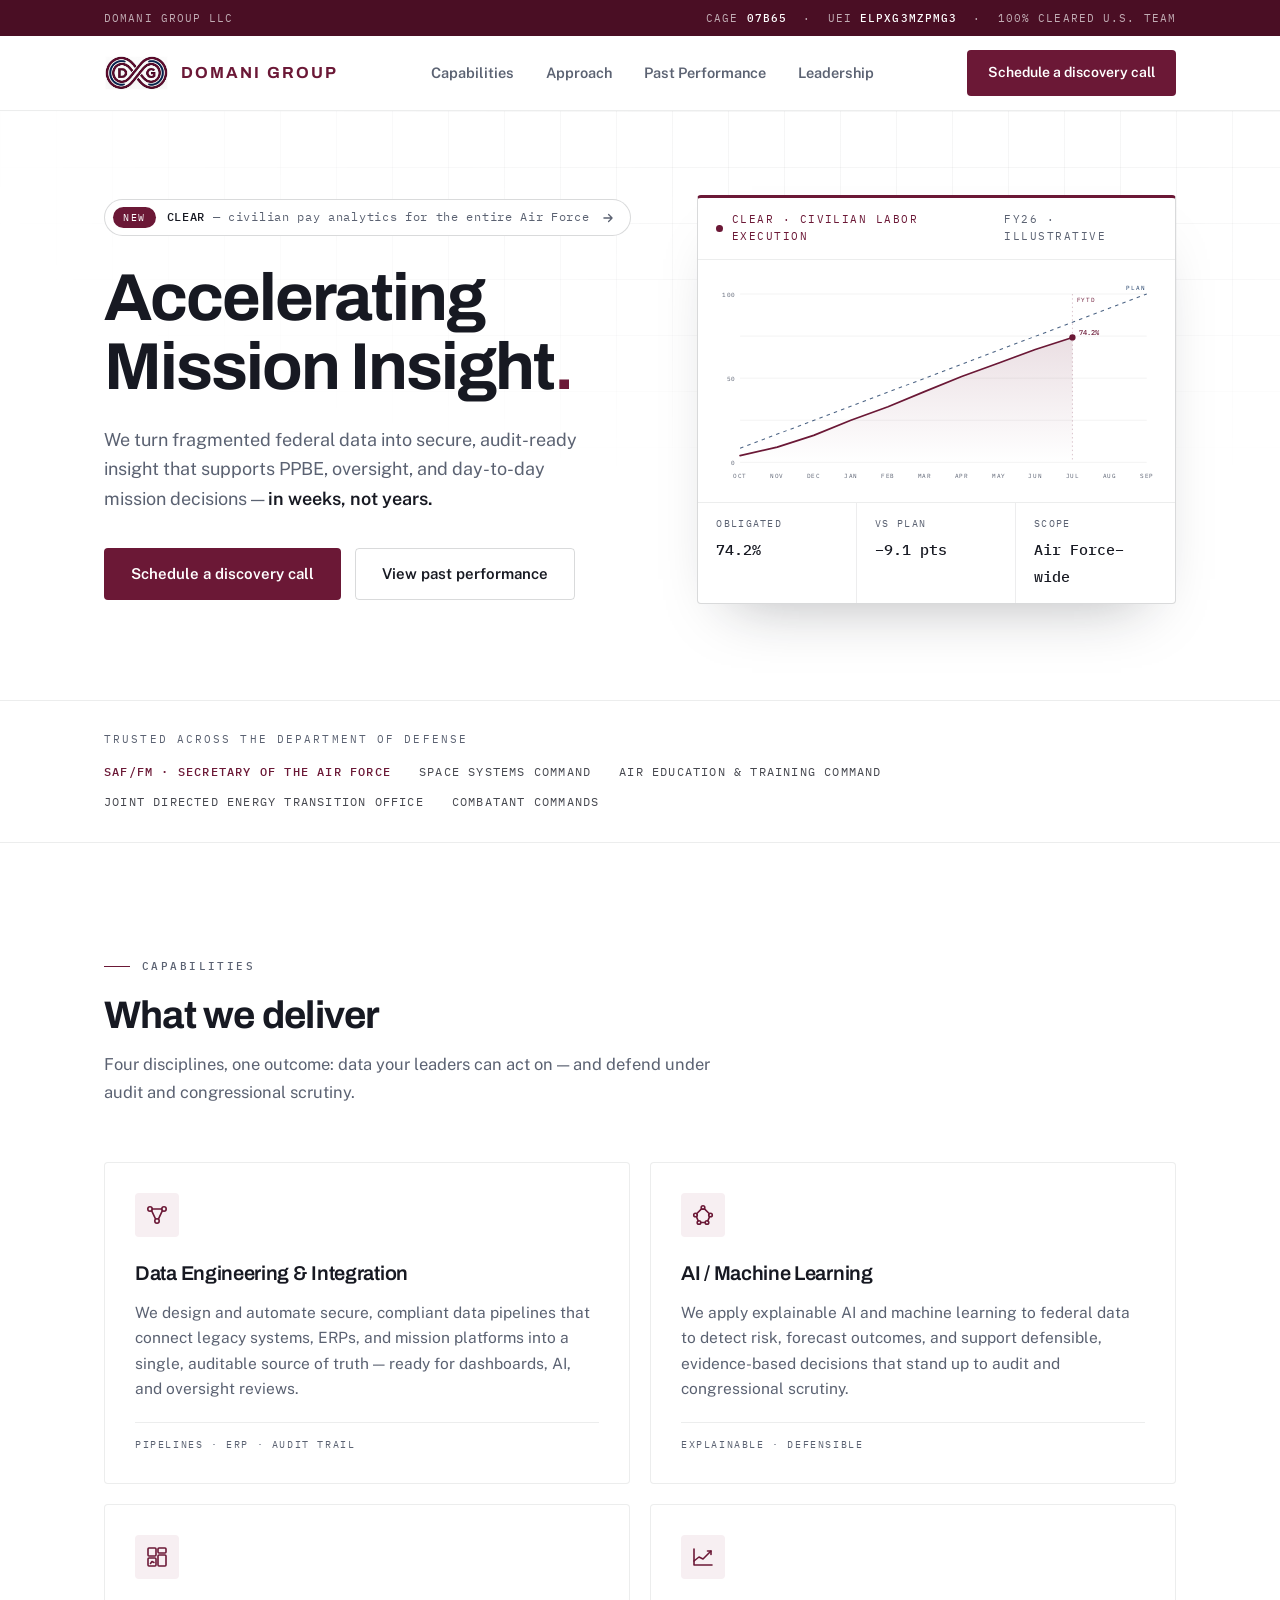
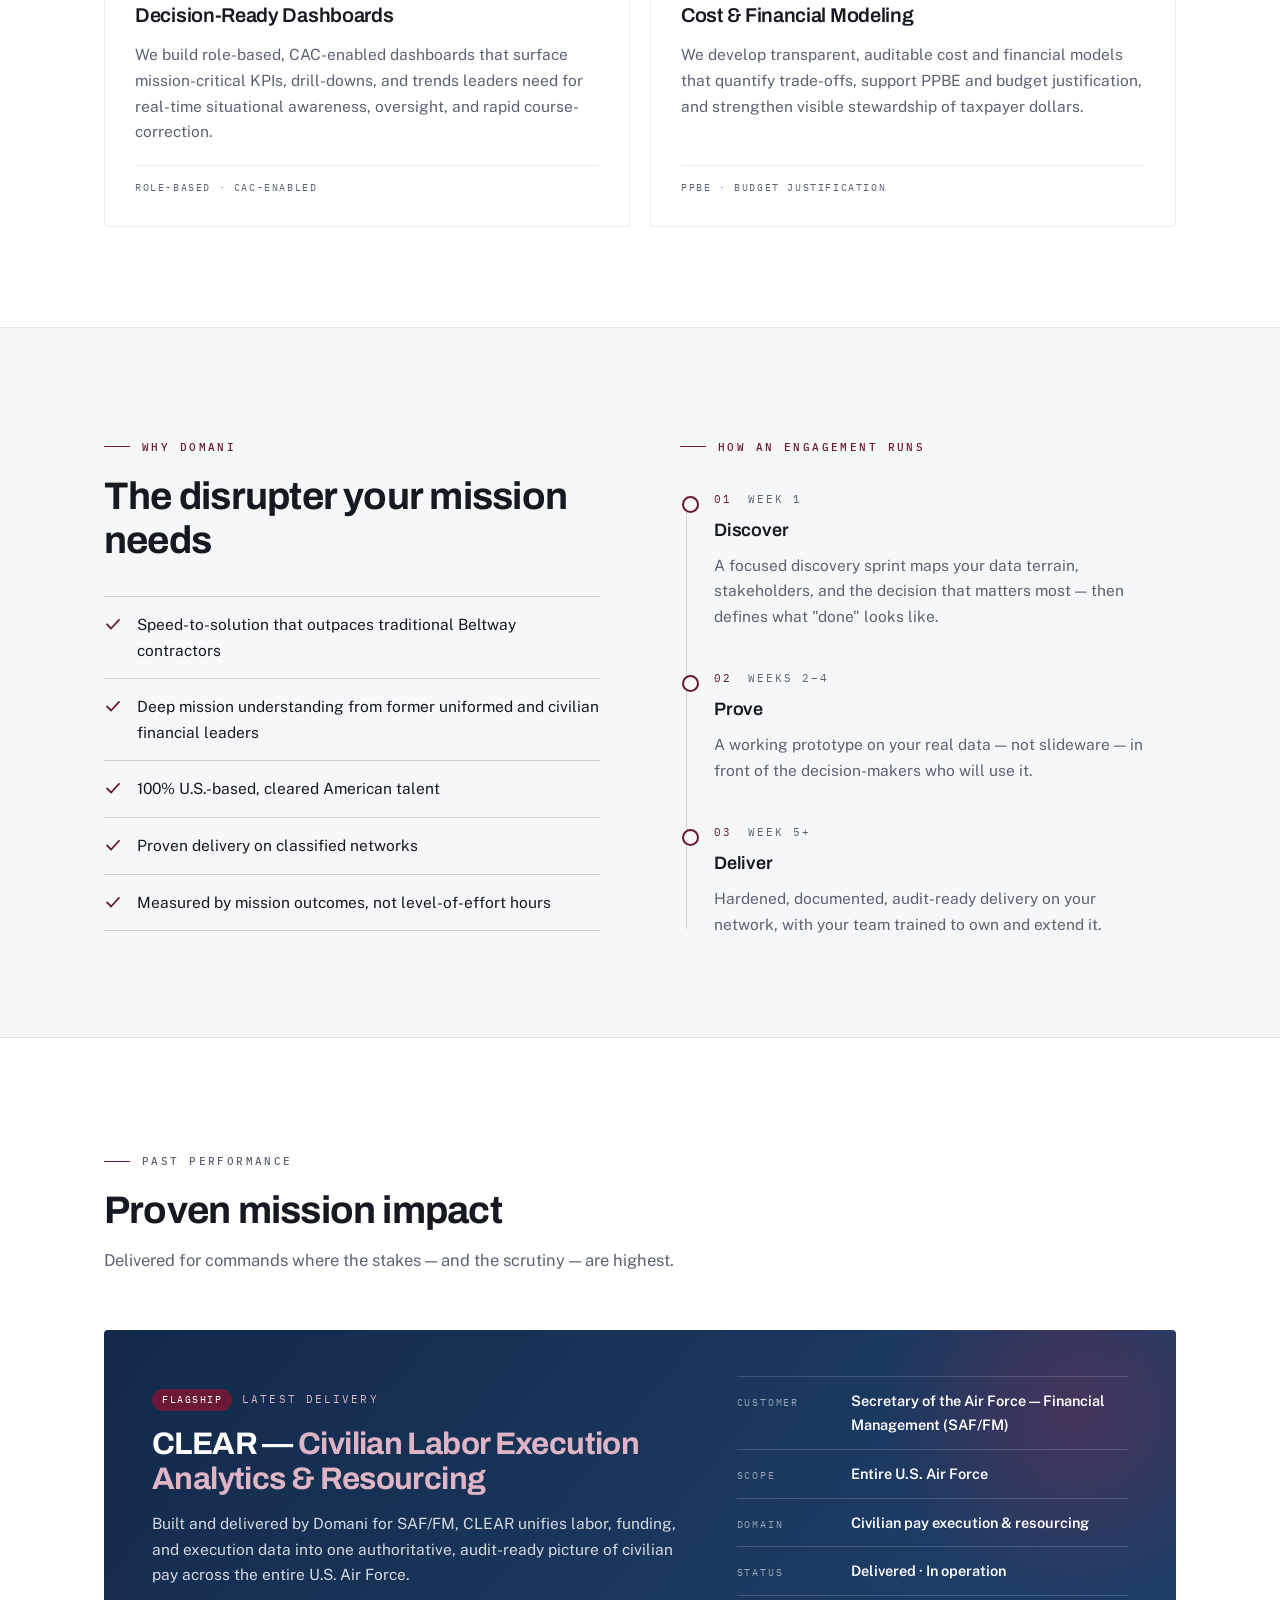
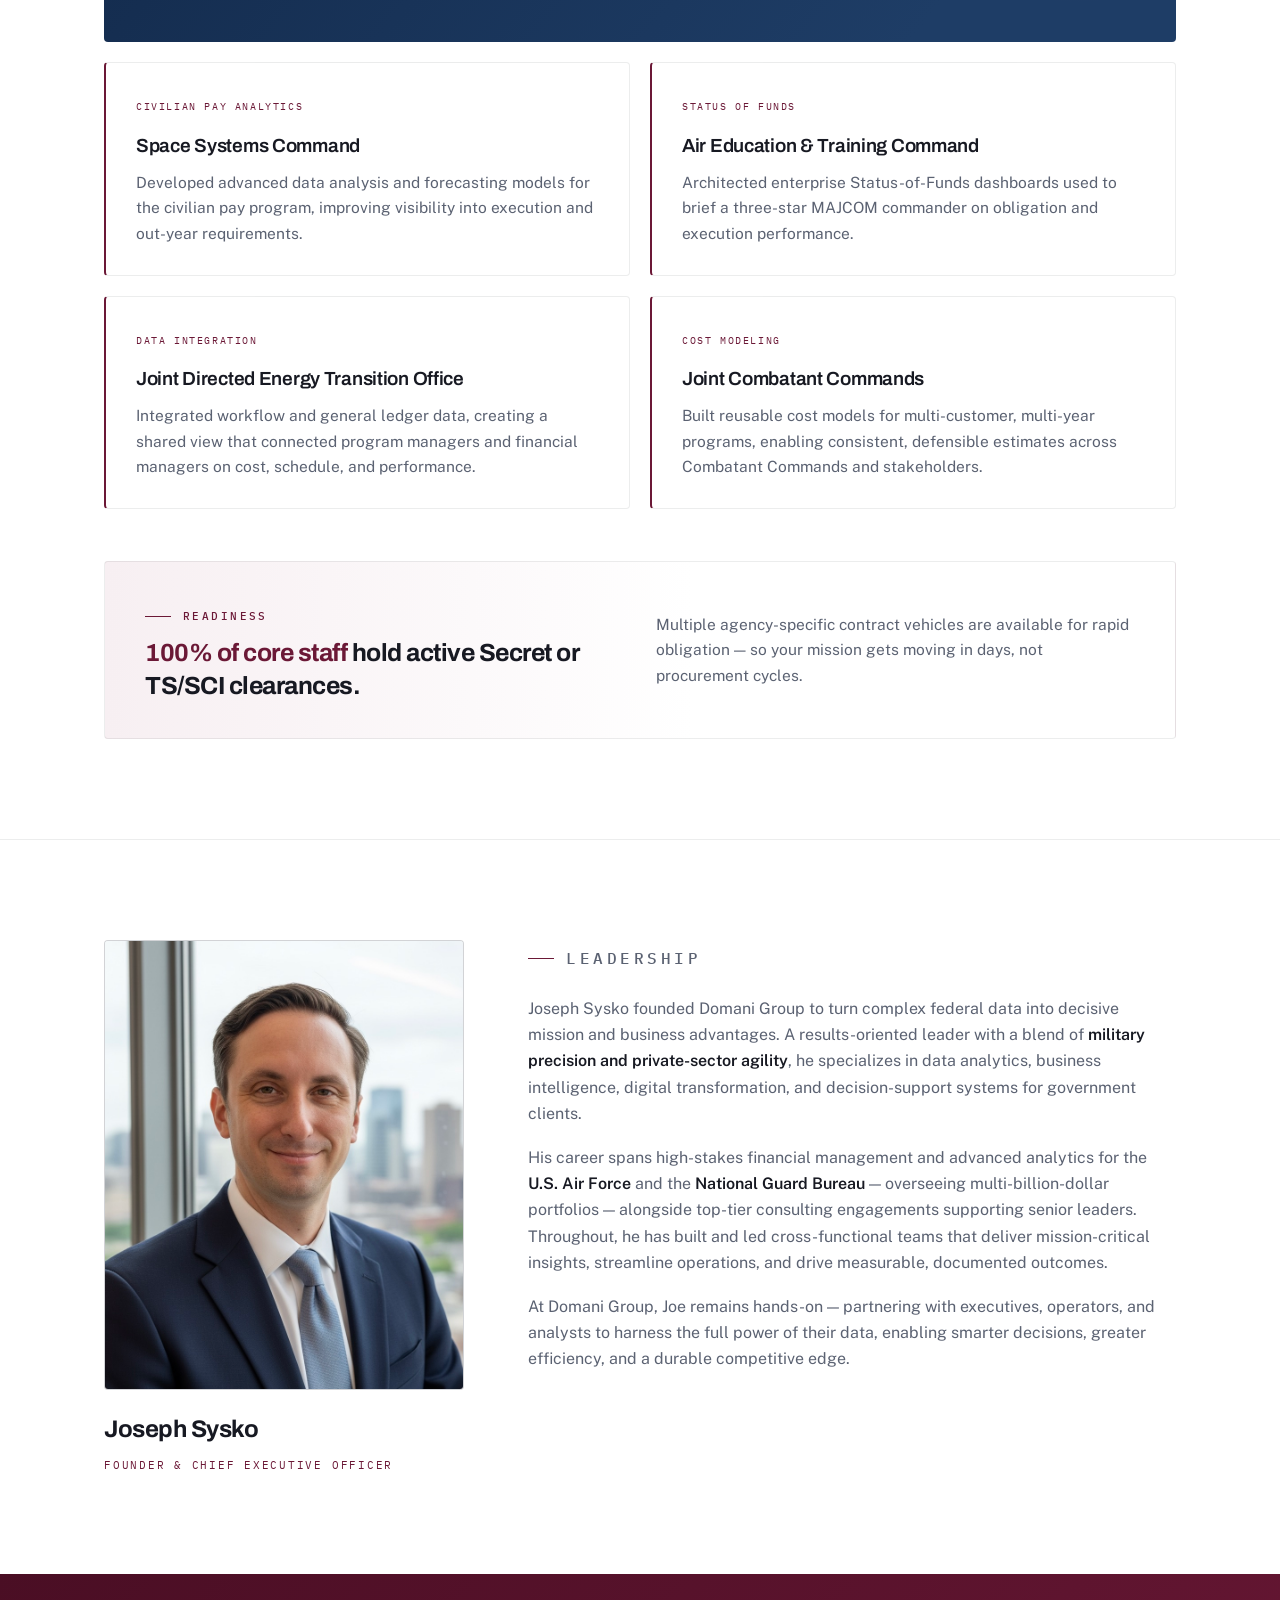
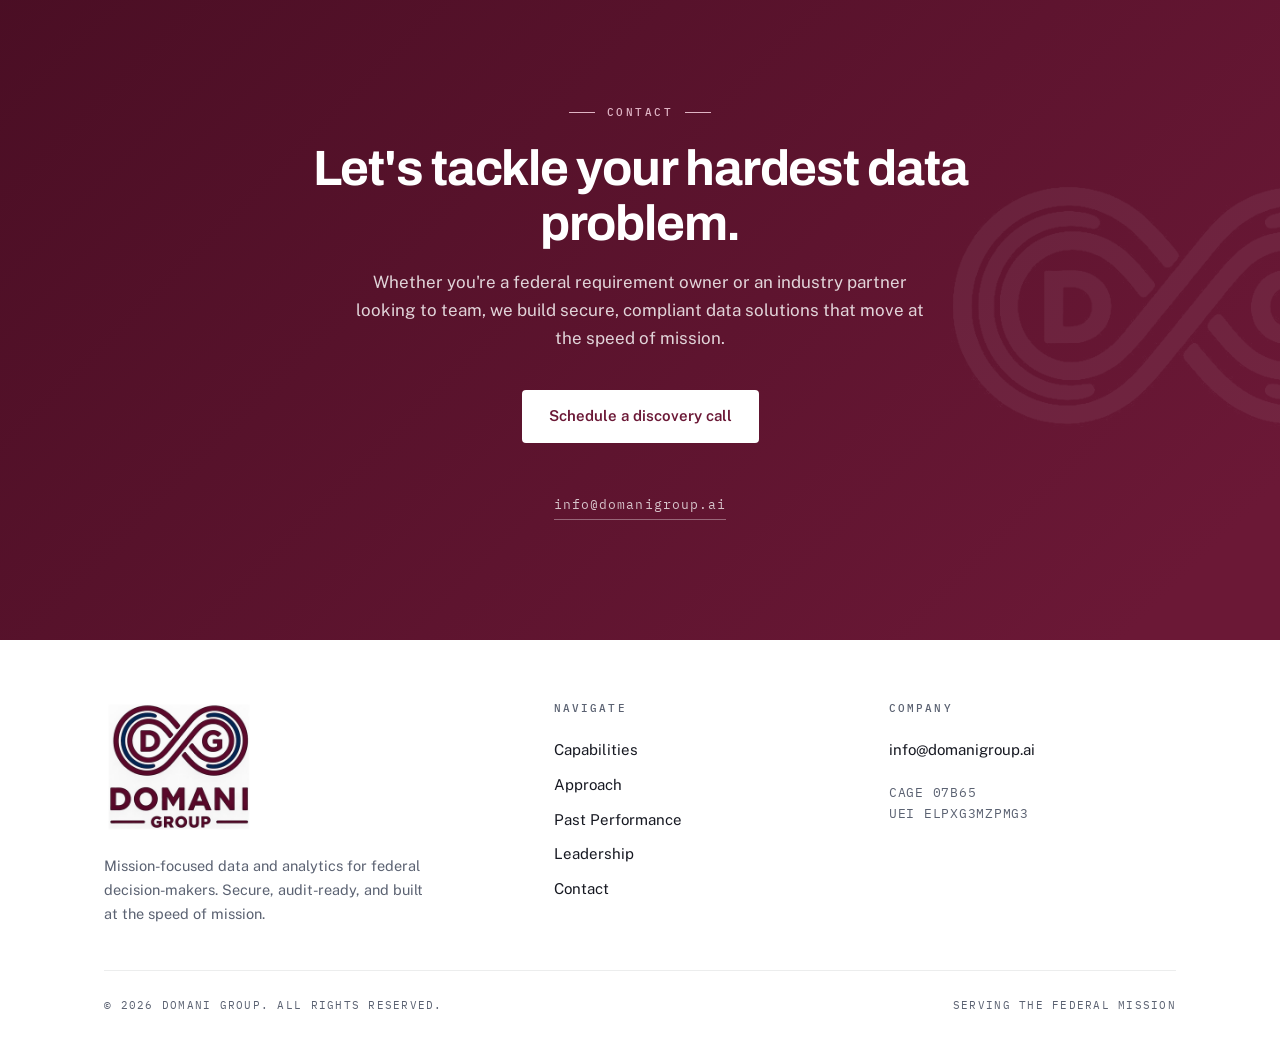
<file: index.html>
<!DOCTYPE html>
<html lang="en">
<head>
<meta charset="UTF-8">
<meta name="viewport" content="width=device-width, initial-scale=1.0">
<title>Domani Group | Accelerating Mission Insight</title>
<meta name="description" content="Domani Group delivers mission-focused data engineering, AI/ML, and decision-ready analytics to the U.S. Federal Government and DoD. Builders of CLEAR — civilian pay analytics for the entire U.S. Air Force.">
<link rel="canonical" href="https://domanigroup.ai/">
<meta name="theme-color" content="#4A0E24">
<meta property="og:title" content="Domani Group | Accelerating Mission Insight">
<meta property="og:description" content="Mission-focused data & analytics for federal decision-makers. Builders of CLEAR — Civilian Labor Execution Analytics & Resourcing — for the U.S. Air Force.">
<meta property="og:type" content="website">
<meta property="og:url" content="https://domanigroup.ai/">
<meta property="og:image" content="https://domanigroup.ai/logo-full.png">
<link rel="icon" href="favicon.png">
<link rel="preconnect" href="https://fonts.googleapis.com">
<link rel="preconnect" href="https://fonts.gstatic.com" crossorigin>
<link href="https://fonts.googleapis.com/css2?family=Archivo:wght@600;700&family=Public+Sans:wght@400;600&family=IBM+Plex+Mono:wght@400;500&display=swap" rel="stylesheet">
<script type="application/ld+json">
{"@context":"https://schema.org","@type":"Organization","name":"Domani Group","url":"https://domanigroup.ai","logo":"https://domanigroup.ai/logo-full.png","email":"info@domanigroup.ai","slogan":"Accelerating Mission Insight","description":"Federal data and analytics consultancy serving the U.S. Federal Government and Department of Defense."}
</script>
<script>document.documentElement.classList.add('js');</script>
<style>
  :root{
    --maroon:#6B1836;
    --maroon-deep:#4A0E24;
    --maroon-bright:#88254A;
    --maroon-tint:#F7EFF2;
    --navy:#1E3D66;
    --navy-deep:#12294A;
    --bg:#FFFFFF;
    --wash:#F6F7F9;
    --ink:#171922;
    --muted:#5B6272;
    --line:rgba(23,25,34,.08);
    --line-strong:rgba(23,25,34,.16);
    --display:'Archivo',system-ui,sans-serif;
    --body:'Public Sans',system-ui,sans-serif;
    --mono:'IBM Plex Mono',ui-monospace,'SFMono-Regular',monospace;
    --radius:4px;
    --container:1120px;
  }
  *{margin:0;padding:0;box-sizing:border-box}
  html{scroll-behavior:smooth}
  body{background:var(--bg);color:var(--ink);font-family:var(--body);font-size:16.5px;line-height:1.65;-webkit-font-smoothing:antialiased}
  ::selection{background:rgba(107,24,54,.14)}
  a{color:inherit;text-decoration:none}
  img{max-width:100%;display:block}
  .container{max-width:var(--container);margin:0 auto;padding:0 24px}
  .skip{position:absolute;left:-9999px;top:0;z-index:200;background:var(--maroon);color:#fff;padding:10px 18px;font-family:var(--mono);font-size:13px}
  .skip:focus{left:16px;top:16px}
  :focus-visible{outline:2px solid var(--maroon);outline-offset:3px;border-radius:2px}

  /* ============ Chrome ============ */
  .cred{background:var(--maroon-deep);color:rgba(255,255,255,.66);font-family:var(--mono);font-size:11px;letter-spacing:.1em}
  .cred .container{display:flex;justify-content:space-between;align-items:center;height:36px}
  .cred b{color:#fff;font-weight:500}

  .nav{position:sticky;top:0;z-index:100;background:rgba(255,255,255,.94);backdrop-filter:blur(10px);-webkit-backdrop-filter:blur(10px);border-bottom:1px solid var(--line);transition:box-shadow .3s}
  .nav.scrolled{box-shadow:0 10px 30px -20px rgba(23,25,34,.35)}
  .nav .container{display:flex;align-items:center;justify-content:space-between;height:74px;gap:24px}
  .wordmark{display:flex;align-items:center;gap:12px}
  .wordmark img{height:36px;width:auto}
  .wordmark b{font-family:var(--display);font-weight:700;font-size:16px;letter-spacing:.13em;color:var(--maroon);white-space:nowrap}
  .nav-links{display:flex;gap:32px;align-items:center}
  .nav-links a{font-size:14.5px;font-weight:600;color:var(--muted);transition:color .2s}
  .nav-links a:hover{color:var(--maroon)}

  .btn{display:inline-flex;align-items:center;justify-content:center;gap:10px;font-weight:600;font-size:15px;padding:13px 26px;border-radius:var(--radius);border:1px solid transparent;cursor:pointer;transition:background .2s,border-color .2s,color .2s,transform .2s;white-space:nowrap}
  .btn-solid{background:var(--maroon);color:#fff}
  .btn-solid:hover{background:var(--maroon-bright);transform:translateY(-1px)}
  .btn-ghost{border-color:var(--line-strong);color:var(--ink)}
  .btn-ghost:hover{border-color:var(--maroon);color:var(--maroon)}
  .btn-light{background:#fff;color:var(--maroon)}
  .btn-light:hover{background:var(--maroon-tint);transform:translateY(-1px)}
  .btn-sm{padding:10px 20px;font-size:14px}

  .burger{display:none;background:none;border:1px solid var(--line-strong);border-radius:var(--radius);width:42px;height:42px;cursor:pointer;flex-direction:column;align-items:center;justify-content:center;gap:5px}
  .burger span{display:block;width:18px;height:2px;background:var(--ink);transition:transform .25s,opacity .25s}
  .menu-open .burger span:nth-child(1){transform:translateY(7px) rotate(45deg)}
  .menu-open .burger span:nth-child(2){opacity:0}
  .menu-open .burger span:nth-child(3){transform:translateY(-7px) rotate(-45deg)}
  .mobile-menu{display:none;position:fixed;inset:0;z-index:99;background:var(--bg);padding:120px 24px 40px;flex-direction:column;gap:8px}
  .menu-open .mobile-menu{display:flex}
  .mobile-menu a{font-family:var(--display);font-size:26px;font-weight:700;padding:14px 0;border-bottom:1px solid var(--line)}
  .mobile-menu .btn{margin-top:28px}
  .menu-open{overflow:hidden}

  /* ============ Type patterns ============ */
  .eyebrow{display:inline-flex;align-items:center;gap:12px;font-family:var(--mono);font-size:11px;font-weight:500;letter-spacing:.22em;text-transform:uppercase;color:var(--maroon)}
  .eyebrow::before{content:"";width:26px;height:1px;background:var(--maroon)}
  .section{padding:100px 0}
  .section-head{max-width:640px;margin-bottom:56px}
  h2.title{font-family:var(--display);font-weight:700;font-size:clamp(1.85rem,3.2vw,2.4rem);line-height:1.15;letter-spacing:-.02em;margin-top:18px}
  .section-head p{color:var(--muted);margin-top:14px}

  /* ============ Hero ============ */
  .hero{position:relative;overflow:hidden}
  .hero::before{content:"";position:absolute;inset:0;pointer-events:none;background-image:linear-gradient(var(--line) 1px,transparent 1px),linear-gradient(90deg,var(--line) 1px,transparent 1px);background-size:56px 56px;opacity:.5;-webkit-mask-image:radial-gradient(110% 90% at 72% 4%,#000 20%,transparent 70%);mask-image:radial-gradient(110% 90% at 72% 4%,#000 20%,transparent 70%)}
  .hero .container{position:relative;z-index:1;display:grid;grid-template-columns:1.05fr .95fr;gap:64px;align-items:center;padding-top:84px;padding-bottom:96px}
  .flag{display:inline-flex;align-items:center;gap:11px;background:var(--bg);border:1px solid var(--line-strong);border-radius:100px;padding:7px 15px 7px 8px;font-family:var(--mono);font-size:11.5px;letter-spacing:.06em;color:var(--muted);margin-bottom:28px;transition:border-color .2s,color .2s}
  .flag .pill{background:var(--maroon);color:#fff;border-radius:100px;padding:3px 10px;font-size:9.5px;letter-spacing:.16em}
  .flag b{color:var(--ink);font-weight:500}
  .flag .arrow{transition:transform .2s}
  .flag:hover{border-color:var(--maroon);color:var(--maroon)}
  .flag:hover .arrow{transform:translateX(3px)}
  .hero h1{font-family:var(--display);font-weight:700;font-size:clamp(2.6rem,5.4vw,4.15rem);line-height:1.04;letter-spacing:-.03em;margin:0 0 22px}
  .hero h1 .dot{color:var(--maroon)}
  .hero .lede{color:var(--muted);font-size:18px;max-width:500px}
  .hero .lede strong{color:var(--ink);font-weight:600}
  .hero-ctas{display:flex;gap:14px;margin-top:34px;flex-wrap:wrap}

  /* ============ Panel ============ */
  .panel{background:var(--bg);border:1px solid var(--line-strong);border-top:3px solid var(--maroon);border-radius:var(--radius);box-shadow:0 30px 60px -34px rgba(23,25,34,.35)}
  .panel-head{display:flex;justify-content:space-between;align-items:center;gap:16px;padding:13px 18px;border-bottom:1px solid var(--line);font-family:var(--mono);font-size:10.5px;letter-spacing:.14em;color:var(--muted)}
  .panel-head .live{display:flex;align-items:center;gap:9px;color:var(--maroon)}
  .live-dot{width:7px;height:7px;border-radius:50%;background:var(--maroon);box-shadow:0 0 0 0 rgba(107,24,54,.5);animation:pulse 2.2s infinite}
  @keyframes pulse{0%{box-shadow:0 0 0 0 rgba(107,24,54,.4)}70%{box-shadow:0 0 0 9px rgba(107,24,54,0)}100%{box-shadow:0 0 0 0 rgba(107,24,54,0)}}
  .panel-chart{padding:20px 14px 12px}
  .panel-chart svg{width:100%;height:auto;display:block}
  .chart-grid line{stroke:var(--line);stroke-width:1}
  .chart-axis text{font-family:var(--mono);font-size:9px;fill:var(--muted);letter-spacing:.08em}
  .chart-plan{fill:none;stroke:var(--navy);stroke-width:1.5;stroke-dasharray:5 6;opacity:.8}
  .chart-plan-label{font-family:var(--mono);font-size:8.5px;fill:var(--navy);letter-spacing:.14em}
  .chart-exec{fill:none;stroke:var(--maroon);stroke-width:2.4;stroke-linecap:round;stroke-linejoin:round}
  .chart-fill{fill:url(#execgrad)}
  .chart-today{stroke:rgba(107,24,54,.35);stroke-width:1;stroke-dasharray:2 4}
  .chart-today-label{font-family:var(--mono);font-size:8.5px;fill:var(--maroon);letter-spacing:.12em}
  .chart-endpoint{fill:var(--maroon)}
  .chart-endlabel{font-family:var(--mono);font-size:10px;fill:var(--maroon);font-weight:500}
  .panel-stats{display:grid;grid-template-columns:repeat(3,1fr);border-top:1px solid var(--line)}
  .panel-stats div{padding:13px 18px;border-right:1px solid var(--line);font-family:var(--mono)}
  .panel-stats div:last-child{border-right:none}
  .panel-stats small{display:block;font-size:9.5px;letter-spacing:.14em;color:var(--muted);margin-bottom:4px}
  .panel-stats strong{font-size:14.5px;font-weight:500;color:var(--ink)}

  /* ============ Proof ============ */
  .proof{border-top:1px solid var(--line);border-bottom:1px solid var(--line);padding:30px 0}
  .proof .container{display:flex;flex-wrap:wrap;align-items:baseline;gap:14px 40px}
  .proof-label{font-family:var(--mono);font-size:10.5px;letter-spacing:.2em;color:var(--muted);text-transform:uppercase;flex:none}
  .proof-names{display:flex;flex-wrap:wrap;gap:10px 28px;font-family:var(--mono);font-size:12px;letter-spacing:.1em;color:var(--ink);text-transform:uppercase}
  .proof-names span{opacity:.8}
  .proof-names .first{color:var(--maroon);opacity:1;font-weight:500}

  /* ============ Capabilities ============ */
  .cap-grid{display:grid;grid-template-columns:repeat(2,1fr);gap:20px}
  .card{position:relative;overflow:hidden;display:flex;flex-direction:column;background:var(--bg);border:1px solid var(--line);border-radius:var(--radius);padding:30px;transition:border-color .25s,transform .25s,box-shadow .25s}
  .card::before{content:"";position:absolute;top:0;left:0;height:2px;width:100%;background:var(--maroon);transform:scaleX(0);transform-origin:left;transition:transform .4s cubic-bezier(.5,0,.2,1)}
  .card:hover{border-color:var(--line-strong);transform:translateY(-3px);box-shadow:0 24px 50px -34px rgba(23,25,34,.3)}
  .card:hover::before{transform:scaleX(1)}
  .chip{width:44px;height:44px;border-radius:var(--radius);background:var(--maroon-tint);color:var(--maroon);display:grid;place-items:center;margin-bottom:20px}
  .card h3{font-family:var(--display);font-weight:600;font-size:20px;letter-spacing:-.015em;margin-bottom:10px}
  .card p{color:var(--muted);font-size:15.5px}
  .card-tags{margin-top:auto;padding-top:20px;font-family:var(--mono);font-size:10px;letter-spacing:.16em;color:var(--muted)}
  .card-tags::before{content:"";display:block;width:100%;height:1px;background:var(--line);margin-bottom:14px}

  /* ============ Approach ============ */
  .approach{background:var(--wash);border-top:1px solid var(--line);border-bottom:1px solid var(--line)}
  .approach-grid{display:grid;grid-template-columns:1fr 1fr;gap:80px;align-items:start}
  .checklist{list-style:none;margin-top:34px}
  .checklist li{display:flex;gap:15px;padding:15px 0;border-bottom:1px solid var(--line-strong);font-size:15.5px}
  .checklist li:first-child{border-top:1px solid var(--line-strong)}
  .checklist .ck{flex:none;width:18px;height:18px;margin-top:3px;color:var(--maroon)}
  .lane-label{margin-bottom:34px}
  .timeline{position:relative;padding-left:34px}
  .timeline::before{content:"";position:absolute;left:6px;top:8px;bottom:8px;width:1px;background:var(--line-strong)}
  .step{position:relative;padding:0 0 40px}
  .step:last-child{padding-bottom:0}
  .step::before{content:"";position:absolute;left:-32px;top:6px;width:13px;height:13px;border-radius:50%;background:var(--wash);border:2px solid var(--maroon)}
  .step-meta{display:flex;gap:16px;align-items:baseline;font-family:var(--mono);font-size:11px;letter-spacing:.18em}
  .step-meta .num{color:var(--maroon)}
  .step-meta .wk{color:var(--muted)}
  .step h4{font-family:var(--display);font-weight:600;font-size:18px;margin:8px 0 7px;letter-spacing:-.01em}
  .step p{color:var(--muted);font-size:15.5px;max-width:430px}

  /* ============ Flagship ============ */
  .flagship{position:relative;overflow:hidden;border-radius:var(--radius);color:#fff;background:linear-gradient(130deg,var(--navy-deep),var(--navy) 80%);padding:46px 48px;margin-bottom:20px}
  .flagship::after{content:"";position:absolute;top:-140px;right:-120px;width:440px;height:440px;background:radial-gradient(circle,rgba(136,37,74,.38),transparent 62%);pointer-events:none}
  .flagship-inner{position:relative;z-index:1;display:grid;grid-template-columns:1.35fr 1fr;gap:56px;align-items:center}
  .fs-eyebrow{display:inline-flex;align-items:center;gap:10px;font-family:var(--mono);font-size:10.5px;letter-spacing:.2em;text-transform:uppercase;color:#DFB4C4}
  .fs-eyebrow .pill{background:var(--maroon);color:#fff;border-radius:100px;padding:3px 10px;font-size:9.5px;letter-spacing:.16em}
  .flagship h3{font-family:var(--display);font-weight:700;font-size:clamp(1.5rem,2.6vw,1.95rem);line-height:1.12;letter-spacing:-.02em;margin-top:16px}
  .flagship h3 em{font-style:normal;color:#DFB4C4}
  .flagship .fs-body{color:rgba(255,255,255,.82);font-size:15.5px;margin-top:14px;max-width:540px}
  .fs-spec{border-top:1px solid rgba(255,255,255,.16)}
  .fs-spec div{display:grid;grid-template-columns:96px 1fr;gap:18px;padding:12px 0;border-bottom:1px solid rgba(255,255,255,.16);align-items:baseline}
  .fs-spec dt{font-family:var(--mono);font-size:10px;letter-spacing:.18em;color:rgba(255,255,255,.55)}
  .fs-spec dd{font-size:14.5px;font-weight:600}

  /* ============ Past performance ============ */
  .perf-grid{display:grid;grid-template-columns:repeat(2,1fr);gap:20px}
  .perf{background:var(--bg);border:1px solid var(--line);border-left:2px solid var(--maroon);border-radius:var(--radius);padding:28px 30px;transition:border-color .25s,transform .25s,box-shadow .25s}
  .perf:hover{border-left-color:var(--maroon-bright);transform:translateY(-3px);box-shadow:0 24px 50px -36px rgba(23,25,34,.3)}
  .perf-tag{font-family:var(--mono);font-size:10px;letter-spacing:.16em;color:var(--maroon);text-transform:uppercase}
  .perf h3{font-family:var(--display);font-weight:600;font-size:19px;margin:11px 0 9px;letter-spacing:-.015em}
  .perf p{color:var(--muted);font-size:15.5px}
  .readiness{margin-top:52px;border:1px solid var(--line);border-radius:var(--radius);background:linear-gradient(90deg,var(--maroon-tint),var(--bg) 55%);display:grid;grid-template-columns:1fr 1fr;gap:32px;padding:36px 40px;align-items:center}
  .readiness h3{font-family:var(--display);font-weight:700;font-size:clamp(1.25rem,2.1vw,1.55rem);letter-spacing:-.02em;line-height:1.3}
  .readiness h3 b{color:var(--maroon)}
  .readiness .r-note{color:var(--muted);font-size:15.5px}
  .readiness .eyebrow{margin-bottom:12px}

  /* ============ Leadership ============ */
  .lead{border-top:1px solid var(--line)}
  .lead-grid{display:grid;grid-template-columns:360px 1fr;gap:64px;align-items:start}
  .lead-photo{position:relative;border:1px solid var(--line-strong);border-radius:var(--radius);overflow:hidden;aspect-ratio:4/5;background:var(--wash)}
  .lead-photo img{width:100%;height:100%;object-fit:cover}
  .lead-photo .fallback{display:none;position:absolute;inset:0;align-items:center;justify-content:center;font-family:var(--display);font-size:60px;font-weight:700;color:var(--maroon);letter-spacing:.06em}
  .lead-photo.noimg .fallback{display:flex}
  .lead-name{font-family:var(--display);font-weight:700;font-size:24px;letter-spacing:-.02em;margin-top:20px}
  .lead-title{font-family:var(--mono);font-size:11px;letter-spacing:.16em;color:var(--maroon);text-transform:uppercase;margin-top:6px}
  .lead-bio .eyebrow{margin-bottom:24px}
  .lead-bio p{color:var(--muted);margin-bottom:17px;font-size:16px}
  .lead-bio p strong{color:var(--ink);font-weight:600}

  /* ============ Contact ============ */
  .contact{position:relative;overflow:hidden;text-align:center;padding:120px 0;background:linear-gradient(135deg,var(--maroon-deep),var(--maroon) 92%);color:#fff}
  .contact::before{content:"";position:absolute;top:50%;right:-140px;width:480px;height:480px;transform:translateY(-50%);background:url('logo-mark-white.png') center/contain no-repeat;opacity:.06;pointer-events:none}
  .contact .container{position:relative;z-index:1}
  .contact .eyebrow{justify-content:center;color:#DFB4C4}
  .contact .eyebrow::before{background:#DFB4C4}
  .contact .eyebrow::after{content:"";width:26px;height:1px;background:#DFB4C4}
  .contact h2{font-family:var(--display);font-weight:700;font-size:clamp(2rem,4.2vw,3.1rem);letter-spacing:-.025em;line-height:1.1;margin:20px auto 18px;max-width:740px}
  .contact .sub{color:rgba(255,255,255,.82);max-width:580px;margin:0 auto;font-size:17px}
  .contact-ctas{margin-top:38px}
  .contact-mail{display:inline-block;margin-top:24px;font-family:var(--mono);font-size:13px;letter-spacing:.08em;color:rgba(255,255,255,.75);border-bottom:1px solid rgba(255,255,255,.35);padding-bottom:3px;transition:color .2s,border-color .2s}
  .contact-mail:hover{color:#fff;border-color:#fff}

  /* ============ Footer ============ */
  footer{padding:60px 0 36px}
  .foot-grid{display:grid;grid-template-columns:1.4fr 1fr 1fr;gap:48px;padding-bottom:44px;border-bottom:1px solid var(--line)}
  .foot-brand img{width:150px;height:auto}
  .foot-brand p{color:var(--muted);font-size:14.5px;margin-top:20px;max-width:320px}
  .foot-col h5{font-family:var(--mono);font-size:10.5px;letter-spacing:.2em;color:var(--muted);text-transform:uppercase;margin-bottom:16px;font-weight:500}
  .foot-col a{display:block;font-size:15px;padding:5px 0;transition:color .2s}
  .foot-col a:hover{color:var(--maroon)}
  .foot-col .mono{font-family:var(--mono);font-size:12.5px;letter-spacing:.06em;color:var(--muted);margin-top:14px}
  .foot-bottom{display:flex;justify-content:space-between;gap:20px;flex-wrap:wrap;padding-top:26px;font-family:var(--mono);font-size:10.5px;letter-spacing:.12em;color:var(--muted)}

  /* ============ Motion ============ */
  html.js .reveal{opacity:0;transform:translateY(14px);transition:opacity .65s ease,transform .65s ease}
  html.js .reveal.in{opacity:1;transform:none}
  html.js .chart-exec{transition:stroke-dashoffset 1.6s cubic-bezier(.5,0,.2,1)}
  html.js .panel .chart-plan,html.js .panel .chart-fill,html.js .panel .chart-plan-label{opacity:0;transition:opacity .9s ease .3s}
  html.js .panel.drawn .chart-plan{opacity:.8}
  html.js .panel.drawn .chart-fill,html.js .panel.drawn .chart-plan-label{opacity:1}
  html.js .panel .chart-endpoint,html.js .panel .chart-endlabel{opacity:0;transition:opacity .5s ease 1.7s}
  html.js .panel.drawn .chart-endpoint,html.js .panel.drawn .chart-endlabel{opacity:1}

  @media (prefers-reduced-motion:reduce){
    html{scroll-behavior:auto}
    html.js .reveal{opacity:1;transform:none;transition:none}
    html.js .chart-exec{transition:none}
    html.js .panel .chart-plan{opacity:.8;transition:none}
    html.js .panel .chart-fill,html.js .panel .chart-plan-label,
    html.js .panel .chart-endpoint,html.js .panel .chart-endlabel{opacity:1;transition:none}
    .live-dot{animation:none}
    .btn,.card,.perf,.flag{transition:none}
  }

  /* ============ Responsive ============ */
  @media (max-width:1000px){
    .hero .container{grid-template-columns:1fr;gap:52px;padding-top:60px;padding-bottom:72px}
    .approach-grid{grid-template-columns:1fr;gap:56px}
    .flagship-inner{grid-template-columns:1fr;gap:32px}
    .lead-grid{grid-template-columns:1fr;gap:40px}
    .lead-photo{max-width:360px}
    .foot-grid{grid-template-columns:1fr 1fr}
  }
  @media (max-width:760px){
    .section{padding:72px 0}
    .nav-links,.btn-nav{display:none}
    .burger{display:flex}
    .cap-grid,.perf-grid{grid-template-columns:1fr}
    .flagship{padding:32px 26px}
    .readiness{grid-template-columns:1fr;padding:28px 26px}
    .panel-stats{grid-template-columns:1fr 1fr}
    .panel-stats div:nth-child(2){border-right:none}
    .panel-stats div:nth-child(3){border-top:1px solid var(--line);grid-column:1/-1}
    .cred .container{justify-content:center}
    .cred-left{display:none}
    .foot-grid{grid-template-columns:1fr;gap:36px}
    .contact{padding:92px 0}
    .contact::before{display:none}
  }
</style>
</head>
<body>
<a class="skip" href="#main">Skip to content</a>

<svg width="0" height="0" style="position:absolute" aria-hidden="true">
  <symbol id="check" viewBox="0 0 24 24"><path d="M4 12.5 L9.5 18 L20 6.5" fill="none" stroke="currentColor" stroke-width="2.4" stroke-linecap="round" stroke-linejoin="round"/></symbol>
</svg>

<div class="cred">
  <div class="container">
    <span class="cred-left">DOMANI GROUP LLC</span>
    <span>CAGE <b>07B65</b>&nbsp;&nbsp;·&nbsp;&nbsp;UEI <b>ELPXG3MZPMG3</b>&nbsp;&nbsp;·&nbsp;&nbsp;100% CLEARED U.S. TEAM</span>
  </div>
</div>

<header class="nav">
  <div class="container">
    <a href="#top" class="wordmark" aria-label="Domani Group home">
      <img src="logo-mark.png" alt="" width="240" height="133">
      <b>DOMANI GROUP</b>
    </a>
    <nav class="nav-links" aria-label="Primary">
      <a href="#capabilities">Capabilities</a>
      <a href="#approach">Approach</a>
      <a href="#performance">Past Performance</a>
      <a href="#leadership">Leadership</a>
    </nav>
    <a class="btn btn-solid btn-sm btn-nav" href="mailto:info@domanigroup.ai?subject=Discovery%20Call%20with%20Domani%20Group">Schedule a discovery call</a>
    <button class="burger" aria-label="Toggle menu" aria-expanded="false"><span></span><span></span><span></span></button>
  </div>
</header>

<div class="mobile-menu">
  <a href="#capabilities">Capabilities</a>
  <a href="#approach">Approach</a>
  <a href="#performance">Past Performance</a>
  <a href="#leadership">Leadership</a>
  <a href="#contact">Contact</a>
  <a class="btn btn-solid" href="mailto:info@domanigroup.ai?subject=Discovery%20Call%20with%20Domani%20Group">Schedule a discovery call</a>
</div>

<main id="main">

  <!-- HERO -->
  <section class="hero" id="top">
    <div class="container">
      <div>
        <a class="flag" href="#performance">
          <span class="pill">NEW</span>
          <span><b>CLEAR</b> — civilian pay analytics for the entire Air Force</span>
          <svg class="arrow" width="14" height="14" viewBox="0 0 24 24" fill="none" stroke="currentColor" stroke-width="2.2" stroke-linecap="round" stroke-linejoin="round" aria-hidden="true"><path d="M5 12h14M13 6l6 6-6 6"/></svg>
        </a>
        <h1>Accelerating<br>Mission Insight<span class="dot">.</span></h1>
        <p class="lede">We turn fragmented federal data into secure, audit-ready insight that supports PPBE, oversight, and day-to-day mission decisions — <strong>in weeks, not years.</strong></p>
        <div class="hero-ctas">
          <a class="btn btn-solid" href="mailto:info@domanigroup.ai?subject=Discovery%20Call%20with%20Domani%20Group">Schedule a discovery call</a>
          <a class="btn btn-ghost" href="#performance">View past performance</a>
        </div>
      </div>
      <div class="panel">
        <div class="panel-head">
          <span class="live"><span class="live-dot"></span>CLEAR · CIVILIAN LABOR EXECUTION</span>
          <span>FY26 · ILLUSTRATIVE</span>
        </div>
        <div class="panel-chart">
          <svg viewBox="0 0 640 300" preserveAspectRatio="xMidYMid meet" role="img" aria-label="Illustrative CLEAR readout: civilian pay execution tracking against plan across the fiscal year, currently 74.2 percent obligated">
            <defs>
              <linearGradient id="execgrad" x1="0" y1="0" x2="0" y2="1">
                <stop offset="0%" stop-color="#6B1836" stop-opacity="0.14"/>
                <stop offset="100%" stop-color="#6B1836" stop-opacity="0"/>
              </linearGradient>
            </defs>
            <g class="chart-grid">
              <line x1="40" y1="20" x2="620" y2="20"/>
              <line x1="40" y1="80" x2="620" y2="80"/>
              <line x1="40" y1="140" x2="620" y2="140"/>
              <line x1="40" y1="200" x2="620" y2="200"/>
              <line x1="40" y1="260" x2="620" y2="260"/>
            </g>
            <g class="chart-axis" text-anchor="middle">
              <text x="40" y="282">OCT</text><text x="93" y="282">NOV</text>
              <text x="145" y="282">DEC</text><text x="198" y="282">JAN</text>
              <text x="251" y="282">FEB</text><text x="303" y="282">MAR</text>
              <text x="356" y="282">APR</text><text x="409" y="282">MAY</text>
              <text x="461" y="282">JUN</text><text x="514" y="282">JUL</text>
              <text x="567" y="282">AUG</text><text x="620" y="282">SEP</text>
            </g>
            <g class="chart-axis" text-anchor="end">
              <text x="34" y="24">100</text><text x="34" y="144">50</text><text x="34" y="264">0</text>
            </g>
            <path class="chart-fill" d="M40 250.4 L93 238.4 L145 221.6 L198 200 L251 180.8 L303 159.2 L356 137.6 L409 118.4 L461 99.2 L514 81.9 L514 260 L40 260 Z"/>
            <line class="chart-today" x1="514" y1="20" x2="514" y2="260"/>
            <text class="chart-today-label" x="520" y="32">FYTD</text>
            <path class="chart-plan" d="M40 240 L620 20"/>
            <text class="chart-plan-label" x="618" y="14" text-anchor="end">PLAN</text>
            <path class="chart-exec" d="M40 250.4 L93 238.4 L145 221.6 L198 200 L251 180.8 L303 159.2 L356 137.6 L409 118.4 L461 99.2 L514 81.9"/>
            <circle class="chart-endpoint" cx="514" cy="81.9" r="4.5"/>
            <text class="chart-endlabel" x="524" y="78">74.2%</text>
          </svg>
        </div>
        <div class="panel-stats">
          <div><small>OBLIGATED</small><strong>74.2%</strong></div>
          <div><small>VS PLAN</small><strong>−9.1 pts</strong></div>
          <div><small>SCOPE</small><strong>Air Force–wide</strong></div>
        </div>
      </div>
    </div>
  </section>

  <!-- PROOF -->
  <section class="proof reveal">
    <div class="container">
      <span class="proof-label">Trusted across the Department of Defense</span>
      <div class="proof-names">
        <span class="first">SAF/FM · Secretary of the Air Force</span>
        <span>Space Systems Command</span>
        <span>Air Education &amp; Training Command</span>
        <span>Joint Directed Energy Transition Office</span>
        <span>Combatant Commands</span>
      </div>
    </div>
  </section>

  <!-- CAPABILITIES -->
  <section class="section" id="capabilities">
    <div class="container">
      <div class="section-head reveal">
        <p class="eyebrow">Capabilities</p>
        <h2 class="title">What we deliver</h2>
        <p>Four disciplines, one outcome: data your leaders can act on — and defend under audit and congressional scrutiny.</p>
      </div>
      <div class="cap-grid">
        <article class="card reveal">
          <span class="chip" aria-hidden="true"><svg width="24" height="24" viewBox="0 0 24 24" fill="none" stroke="currentColor" stroke-width="1.6" stroke-linecap="round" stroke-linejoin="round"><circle cx="5" cy="6" r="2.2"/><circle cx="19" cy="6" r="2.2"/><circle cx="12" cy="18" r="2.2"/><path d="M6.6 7.6 L10.6 16.2 M17.4 7.6 L13.4 16.2 M7.2 6 H16.8"/></svg></span>
          <h3>Data Engineering &amp; Integration</h3>
          <p>We design and automate secure, compliant data pipelines that connect legacy systems, ERPs, and mission platforms into a single, auditable source of truth — ready for dashboards, AI, and oversight reviews.</p>
          <span class="card-tags">PIPELINES · ERP · AUDIT TRAIL</span>
        </article>
        <article class="card reveal">
          <span class="chip" aria-hidden="true"><svg width="24" height="24" viewBox="0 0 24 24" fill="none" stroke="currentColor" stroke-width="1.6" stroke-linecap="round" stroke-linejoin="round"><circle cx="12" cy="4.5" r="1.8"/><circle cx="4.5" cy="12" r="1.8"/><circle cx="19.5" cy="12" r="1.8"/><circle cx="8" cy="19.5" r="1.8"/><circle cx="16" cy="19.5" r="1.8"/><path d="M10.8 5.6 L5.6 10.8 M13.2 5.6 L18.4 10.8 M5.4 13.6 L7.2 17.9 M18.6 13.6 L16.8 17.9 M9.8 19.5 H14.2"/></svg></span>
          <h3>AI / Machine Learning</h3>
          <p>We apply explainable AI and machine learning to federal data to detect risk, forecast outcomes, and support defensible, evidence-based decisions that stand up to audit and congressional scrutiny.</p>
          <span class="card-tags">EXPLAINABLE · DEFENSIBLE</span>
        </article>
        <article class="card reveal">
          <span class="chip" aria-hidden="true"><svg width="24" height="24" viewBox="0 0 24 24" fill="none" stroke="currentColor" stroke-width="1.6" stroke-linecap="round" stroke-linejoin="round"><rect x="3" y="3" width="8" height="8" rx="1"/><rect x="13" y="3" width="8" height="5" rx="1"/><rect x="13" y="10" width="8" height="11" rx="1"/><rect x="3" y="13" width="8" height="8" rx="1"/><path d="M5.5 18.5 L7 16.5 L9 17.5"/></svg></span>
          <h3>Decision-Ready Dashboards</h3>
          <p>We build role-based, CAC-enabled dashboards that surface mission-critical KPIs, drill-downs, and trends leaders need for real-time situational awareness, oversight, and rapid course-correction.</p>
          <span class="card-tags">ROLE-BASED · CAC-ENABLED</span>
        </article>
        <article class="card reveal">
          <span class="chip" aria-hidden="true"><svg width="24" height="24" viewBox="0 0 24 24" fill="none" stroke="currentColor" stroke-width="1.6" stroke-linecap="round" stroke-linejoin="round"><path d="M3 20 H21 M3 20 V4"/><path d="M3 16 L8 12 L12 14 L20 6"/><path d="M16.5 6 H20 V9.5"/></svg></span>
          <h3>Cost &amp; Financial Modeling</h3>
          <p>We develop transparent, auditable cost and financial models that quantify trade-offs, support PPBE and budget justification, and strengthen visible stewardship of taxpayer dollars.</p>
          <span class="card-tags">PPBE · BUDGET JUSTIFICATION</span>
        </article>
      </div>
    </div>
  </section>

  <!-- APPROACH -->
  <section class="section approach" id="approach">
    <div class="container">
      <div class="approach-grid">
        <div class="reveal">
          <p class="eyebrow">Why Domani</p>
          <h2 class="title">The disrupter your mission needs</h2>
          <ul class="checklist">
            <li><svg class="ck" aria-hidden="true"><use href="#check"/></svg>Speed-to-solution that outpaces traditional Beltway contractors</li>
            <li><svg class="ck" aria-hidden="true"><use href="#check"/></svg>Deep mission understanding from former uniformed and civilian financial leaders</li>
            <li><svg class="ck" aria-hidden="true"><use href="#check"/></svg>100% U.S.-based, cleared American talent</li>
            <li><svg class="ck" aria-hidden="true"><use href="#check"/></svg>Proven delivery on classified networks</li>
            <li><svg class="ck" aria-hidden="true"><use href="#check"/></svg>Measured by mission outcomes, not level-of-effort hours</li>
          </ul>
        </div>
        <div class="reveal">
          <p class="eyebrow lane-label">How an engagement runs</p>
          <div class="timeline">
            <div class="step">
              <div class="step-meta"><span class="num">01</span><span class="wk">WEEK 1</span></div>
              <h4>Discover</h4>
              <p>A focused discovery sprint maps your data terrain, stakeholders, and the decision that matters most — then defines what "done" looks like.</p>
            </div>
            <div class="step">
              <div class="step-meta"><span class="num">02</span><span class="wk">WEEKS 2–4</span></div>
              <h4>Prove</h4>
              <p>A working prototype on your real data — not slideware — in front of the decision-makers who will use it.</p>
            </div>
            <div class="step">
              <div class="step-meta"><span class="num">03</span><span class="wk">WEEK 5+</span></div>
              <h4>Deliver</h4>
              <p>Hardened, documented, audit-ready delivery on your network, with your team trained to own and extend it.</p>
            </div>
          </div>
        </div>
      </div>
    </div>
  </section>

  <!-- PAST PERFORMANCE -->
  <section class="section" id="performance">
    <div class="container">
      <div class="section-head reveal">
        <p class="eyebrow">Past Performance</p>
        <h2 class="title">Proven mission impact</h2>
        <p>Delivered for commands where the stakes — and the scrutiny — are highest.</p>
      </div>

      <div class="flagship reveal">
        <div class="flagship-inner">
          <div>
            <span class="fs-eyebrow"><span class="pill">FLAGSHIP</span> Latest delivery</span>
            <h3>CLEAR — <em>Civilian Labor Execution Analytics &amp; Resourcing</em></h3>
            <p class="fs-body">Built and delivered by Domani for SAF/FM, CLEAR unifies labor, funding, and execution data into one authoritative, audit-ready picture of civilian pay across the entire U.S. Air Force.</p>
          </div>
          <dl class="fs-spec">
            <div><dt>CUSTOMER</dt><dd>Secretary of the Air Force — Financial Management (SAF/FM)</dd></div>
            <div><dt>SCOPE</dt><dd>Entire U.S. Air Force</dd></div>
            <div><dt>DOMAIN</dt><dd>Civilian pay execution &amp; resourcing</dd></div>
            <div><dt>STATUS</dt><dd>Delivered · In operation</dd></div>
          </dl>
        </div>
      </div>

      <div class="perf-grid">
        <article class="perf reveal">
          <span class="perf-tag">Civilian Pay Analytics</span>
          <h3>Space Systems Command</h3>
          <p>Developed advanced data analysis and forecasting models for the civilian pay program, improving visibility into execution and out-year requirements.</p>
        </article>
        <article class="perf reveal">
          <span class="perf-tag">Status of Funds</span>
          <h3>Air Education &amp; Training Command</h3>
          <p>Architected enterprise Status-of-Funds dashboards used to brief a three-star MAJCOM commander on obligation and execution performance.</p>
        </article>
        <article class="perf reveal">
          <span class="perf-tag">Data Integration</span>
          <h3>Joint Directed Energy Transition Office</h3>
          <p>Integrated workflow and general ledger data, creating a shared view that connected program managers and financial managers on cost, schedule, and performance.</p>
        </article>
        <article class="perf reveal">
          <span class="perf-tag">Cost Modeling</span>
          <h3>Joint Combatant Commands</h3>
          <p>Built reusable cost models for multi-customer, multi-year programs, enabling consistent, defensible estimates across Combatant Commands and stakeholders.</p>
        </article>
      </div>

      <div class="readiness reveal">
        <div>
          <p class="eyebrow">Readiness</p>
          <h3><b>100% of core staff</b> hold active Secret or TS/SCI clearances.</h3>
        </div>
        <p class="r-note">Multiple agency-specific contract vehicles are available for rapid obligation — so your mission gets moving in days, not procurement cycles.</p>
      </div>
    </div>
  </section>

  <!-- LEADERSHIP -->
  <section class="section lead" id="leadership">
    <div class="container">
      <div class="lead-grid">
        <div class="reveal">
          <div class="lead-photo" id="leadPhoto">
            <img src="ceo-photo.jpg" alt="Joseph Sysko, Founder and CEO of Domani Group" loading="lazy" onerror="document.getElementById('leadPhoto').classList.add('noimg');this.remove();">
            <span class="fallback" aria-hidden="true">JS</span>
          </div>
          <h3 class="lead-name">Joseph Sysko</h3>
          <p class="lead-title">Founder &amp; Chief Executive Officer</p>
        </div>
        <div class="lead-bio reveal">
          <p class="eyebrow">Leadership</p>
          <p>Joseph Sysko founded Domani Group to turn complex federal data into decisive mission and business advantages. A results-oriented leader with a blend of <strong>military precision and private-sector agility</strong>, he specializes in data analytics, business intelligence, digital transformation, and decision-support systems for government clients.</p>
          <p>His career spans high-stakes financial management and advanced analytics for the <strong>U.S. Air Force</strong> and the <strong>National Guard Bureau</strong> — overseeing multi-billion-dollar portfolios — alongside top-tier consulting engagements supporting senior leaders. Throughout, he has built and led cross-functional teams that deliver mission-critical insights, streamline operations, and drive measurable, documented outcomes.</p>
          <p>At Domani Group, Joe remains hands-on — partnering with executives, operators, and analysts to harness the full power of their data, enabling smarter decisions, greater efficiency, and a durable competitive edge.</p>
        </div>
      </div>
    </div>
  </section>

  <!-- CONTACT -->
  <section class="contact" id="contact">
    <div class="container reveal">
      <p class="eyebrow">Contact</p>
      <h2>Let's tackle your hardest data problem.</h2>
      <p class="sub">Whether you're a federal requirement owner or an industry partner looking to team, we build secure, compliant data solutions that move at the speed of mission.</p>
      <div class="contact-ctas">
        <a class="btn btn-light" href="mailto:info@domanigroup.ai?subject=Discovery%20Call%20with%20Domani%20Group">Schedule a discovery call</a>
      </div>
      <br>
      <a class="contact-mail" href="mailto:info@domanigroup.ai">info@domanigroup.ai</a>
    </div>
  </section>

</main>

<footer>
  <div class="container">
    <div class="foot-grid">
      <div class="foot-brand">
        <img src="logo-full.png" alt="Domani Group" width="340" height="304" loading="lazy">
        <p>Mission-focused data and analytics for federal decision-makers. Secure, audit-ready, and built at the speed of mission.</p>
      </div>
      <div class="foot-col">
        <h5>Navigate</h5>
        <a href="#capabilities">Capabilities</a>
        <a href="#approach">Approach</a>
        <a href="#performance">Past Performance</a>
        <a href="#leadership">Leadership</a>
        <a href="#contact">Contact</a>
      </div>
      <div class="foot-col">
        <h5>Company</h5>
        <a href="mailto:info@domanigroup.ai">info@domanigroup.ai</a>
        <p class="mono">CAGE 07B65<br>UEI ELPXG3MZPMG3</p>
      </div>
    </div>
    <div class="foot-bottom">
      <span>© <span id="year">2026</span> DOMANI GROUP. ALL RIGHTS RESERVED.</span>
      <span>SERVING THE FEDERAL MISSION</span>
    </div>
  </div>
</footer>

<script>
(function(){
  var reduce = window.matchMedia('(prefers-reduced-motion: reduce)').matches;
  document.getElementById('year').textContent = new Date().getFullYear();

  var burger = document.querySelector('.burger'), body = document.body;
  burger.addEventListener('click', function(){
    var open = body.classList.toggle('menu-open');
    burger.setAttribute('aria-expanded', open ? 'true' : 'false');
  });
  document.querySelectorAll('.mobile-menu a').forEach(function(a){
    a.addEventListener('click', function(){ body.classList.remove('menu-open'); burger.setAttribute('aria-expanded','false'); });
  });

  var nav = document.querySelector('.nav');
  window.addEventListener('scroll', function(){ nav.classList.toggle('scrolled', window.scrollY > 8); }, {passive:true});

  var panel = document.querySelector('.panel');
  var exec = document.querySelector('.chart-exec');
  var execLen = exec.getTotalLength();
  if (!reduce){ exec.style.strokeDasharray = execLen; exec.style.strokeDashoffset = execLen; }
  function drawChart(){ panel.classList.add('drawn'); exec.style.strokeDashoffset = '0'; }

  var revealed = document.querySelectorAll('.reveal');
  if ('IntersectionObserver' in window && !reduce){
    var io = new IntersectionObserver(function(entries){
      entries.forEach(function(e){ if (e.isIntersecting){ e.target.classList.add('in'); io.unobserve(e.target); } });
    }, {threshold:.14});
    revealed.forEach(function(el){ io.observe(el); });
    var chartIO = new IntersectionObserver(function(entries){
      entries.forEach(function(e){ if (e.isIntersecting){ setTimeout(drawChart, 300); chartIO.unobserve(e.target); } });
    }, {threshold:.3});
    chartIO.observe(panel);
  } else {
    revealed.forEach(function(el){ el.classList.add('in'); });
    exec.style.strokeDashoffset = '0'; panel.classList.add('drawn');
  }
})();
</script>
</body>
</html>
</file>
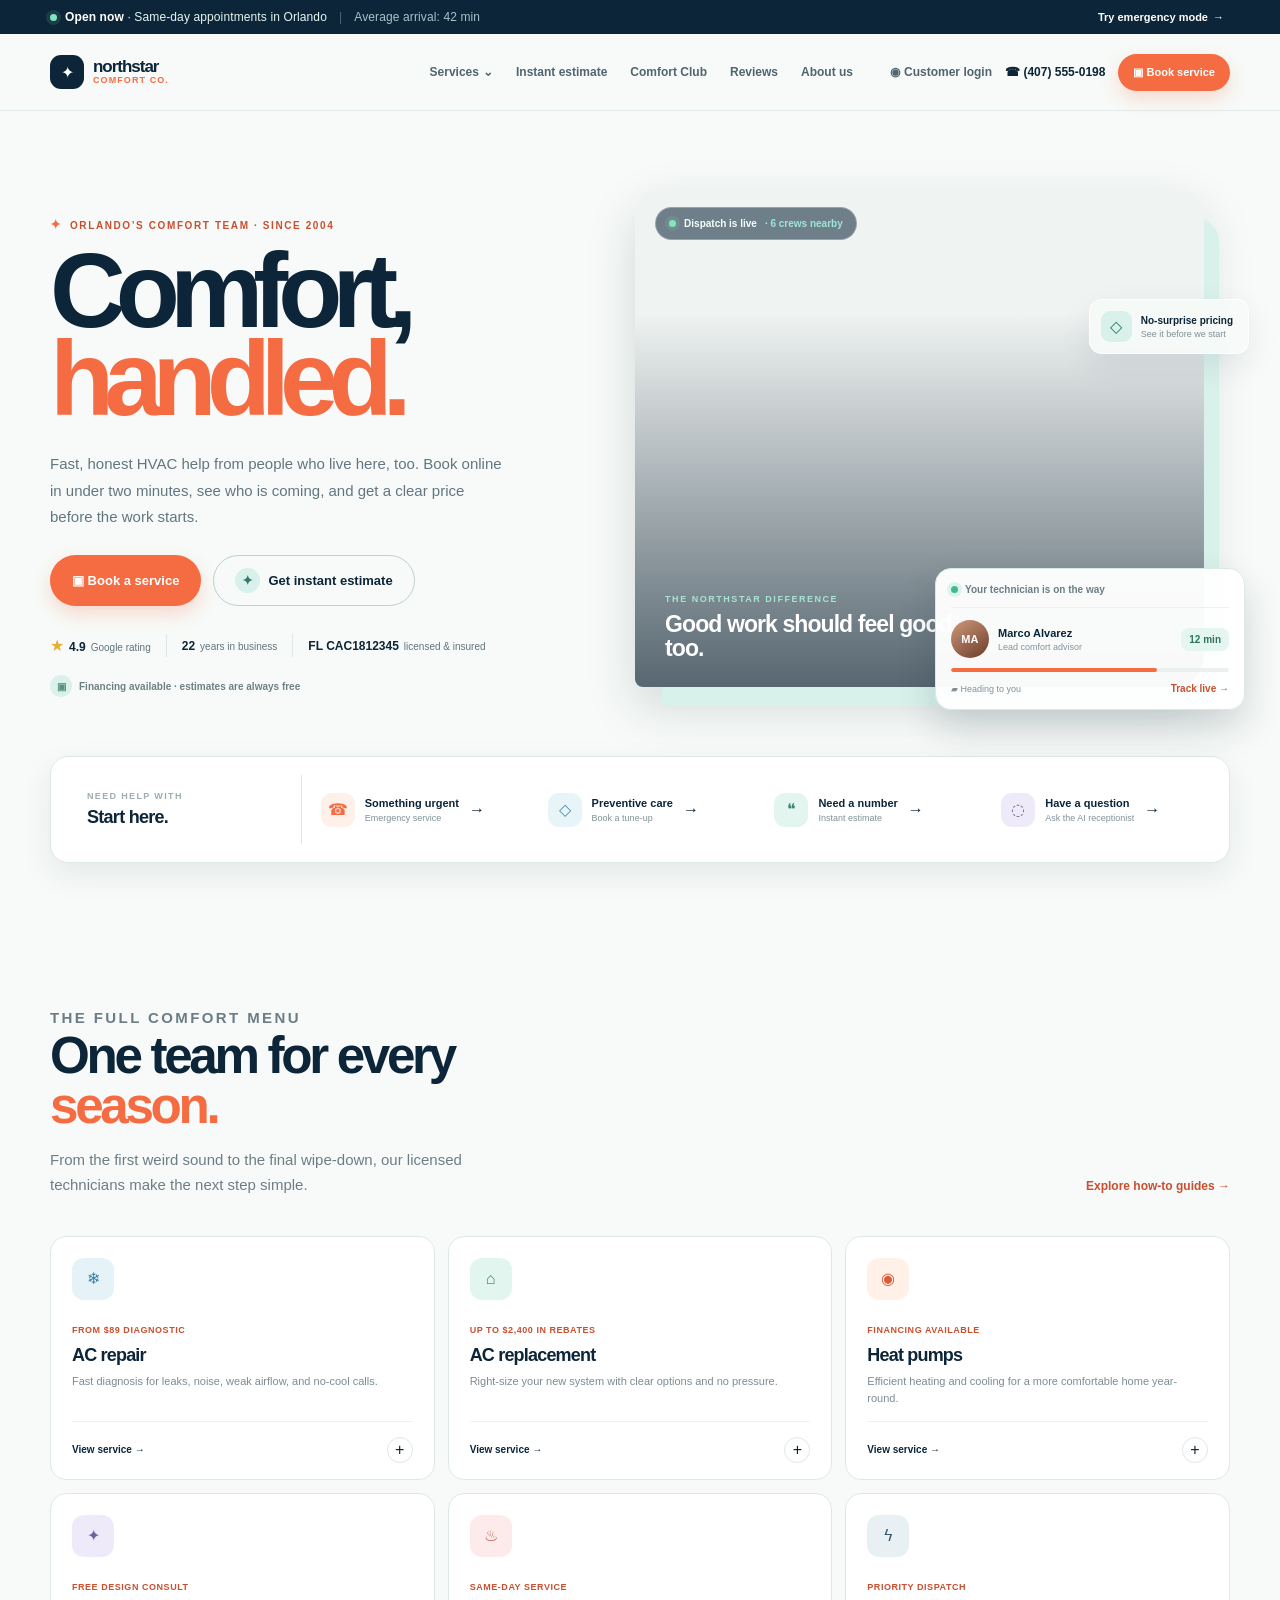
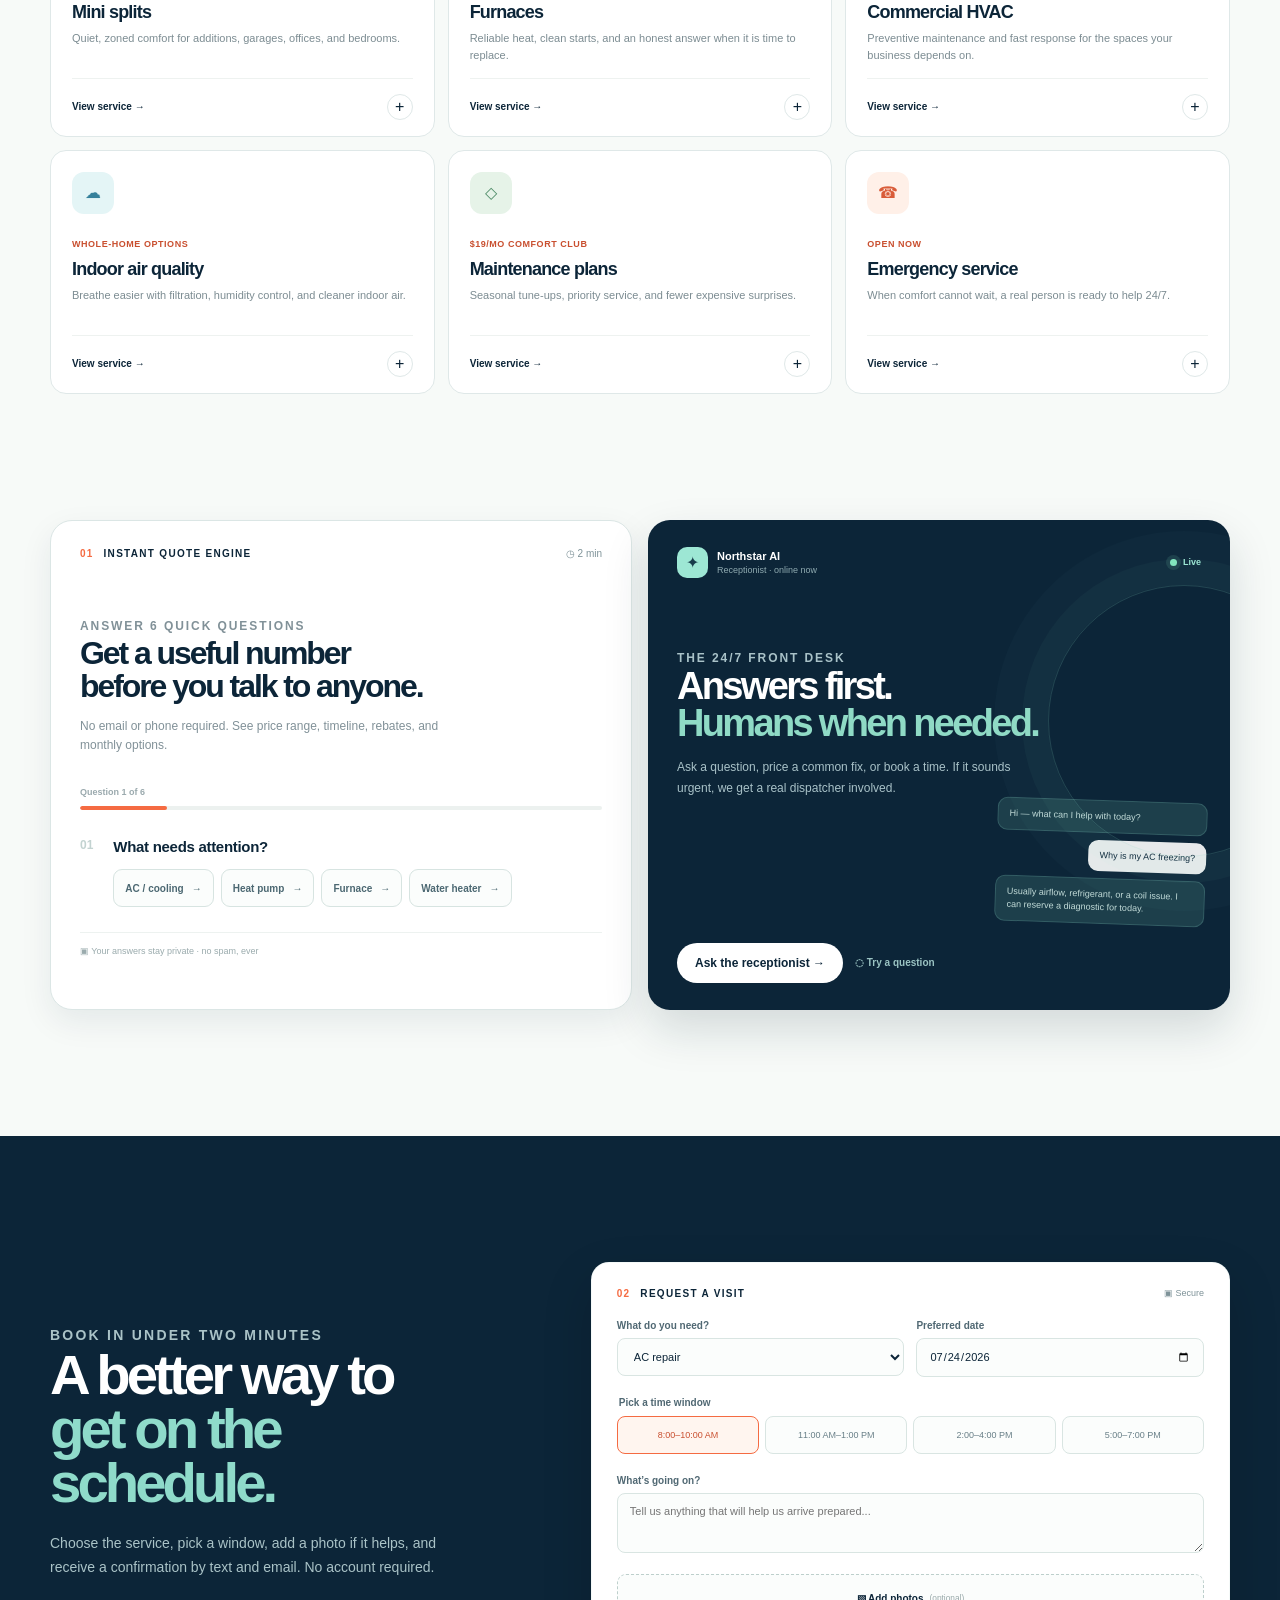
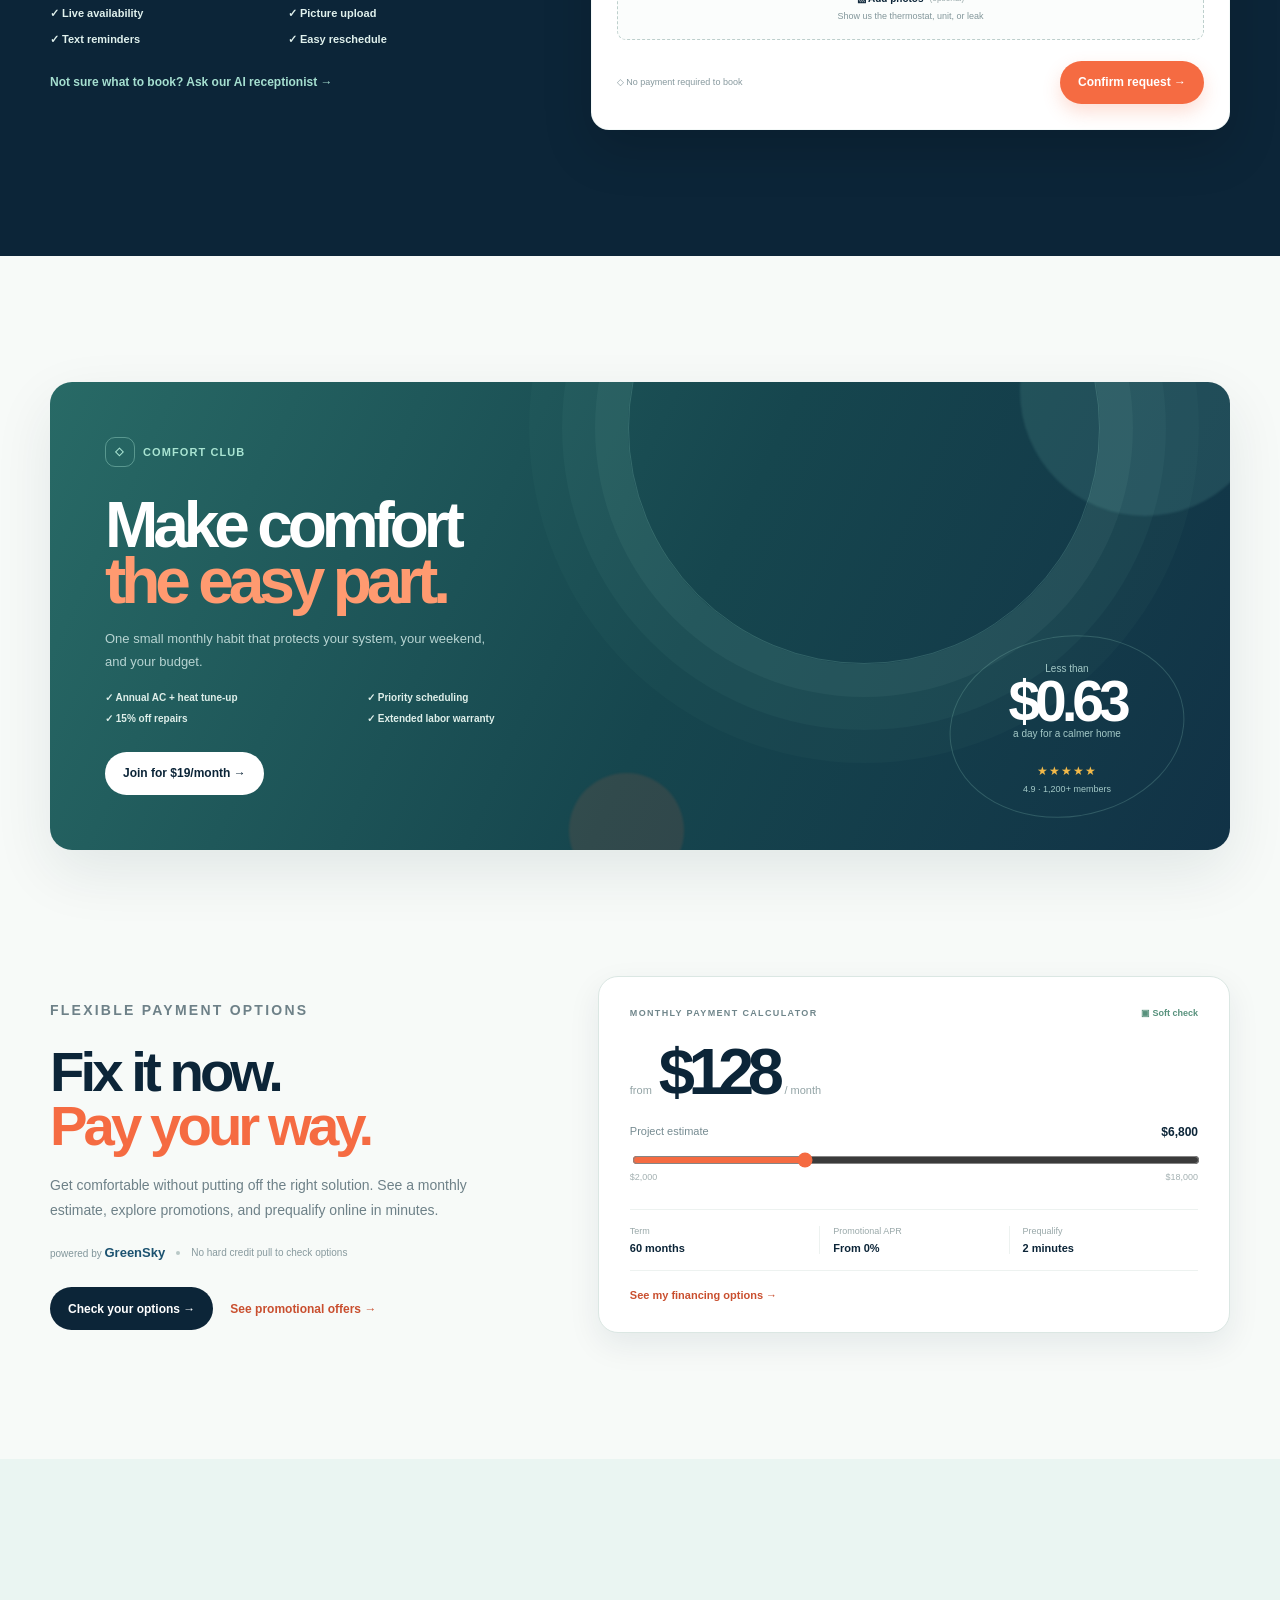
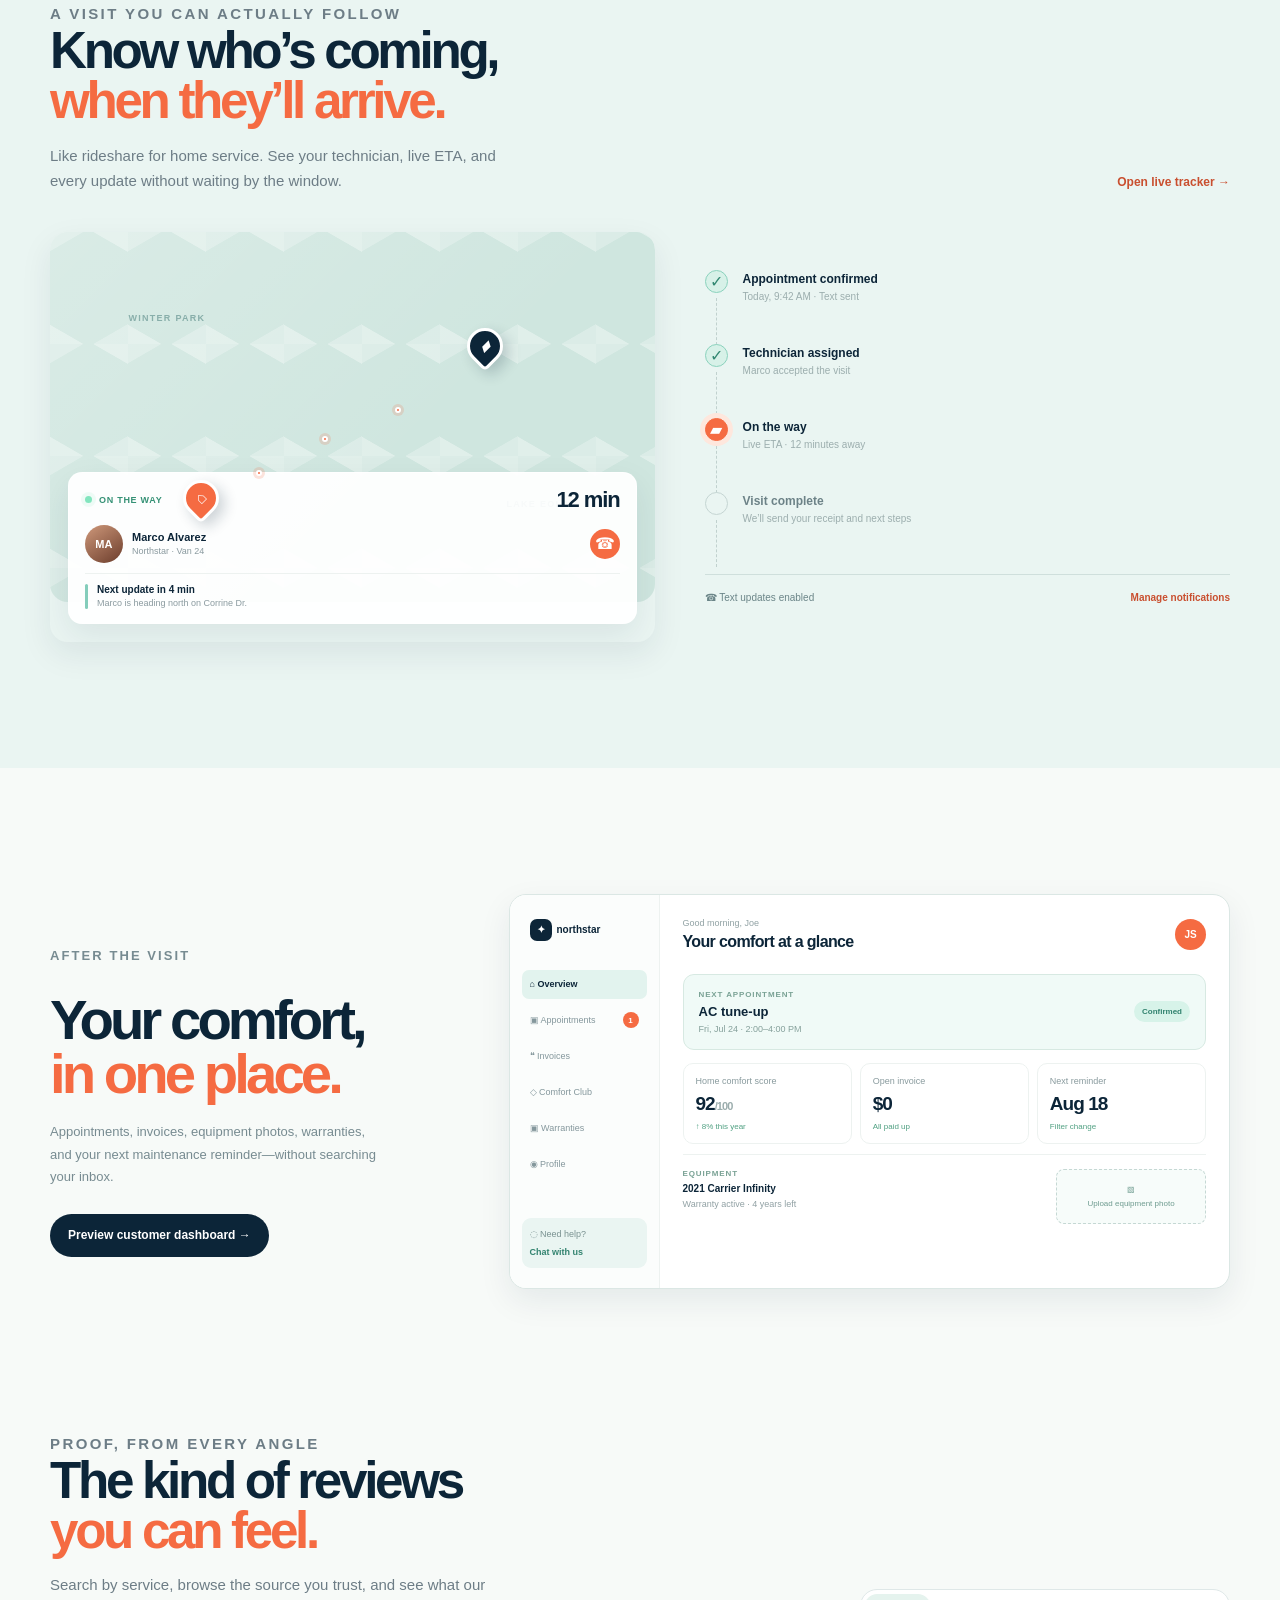
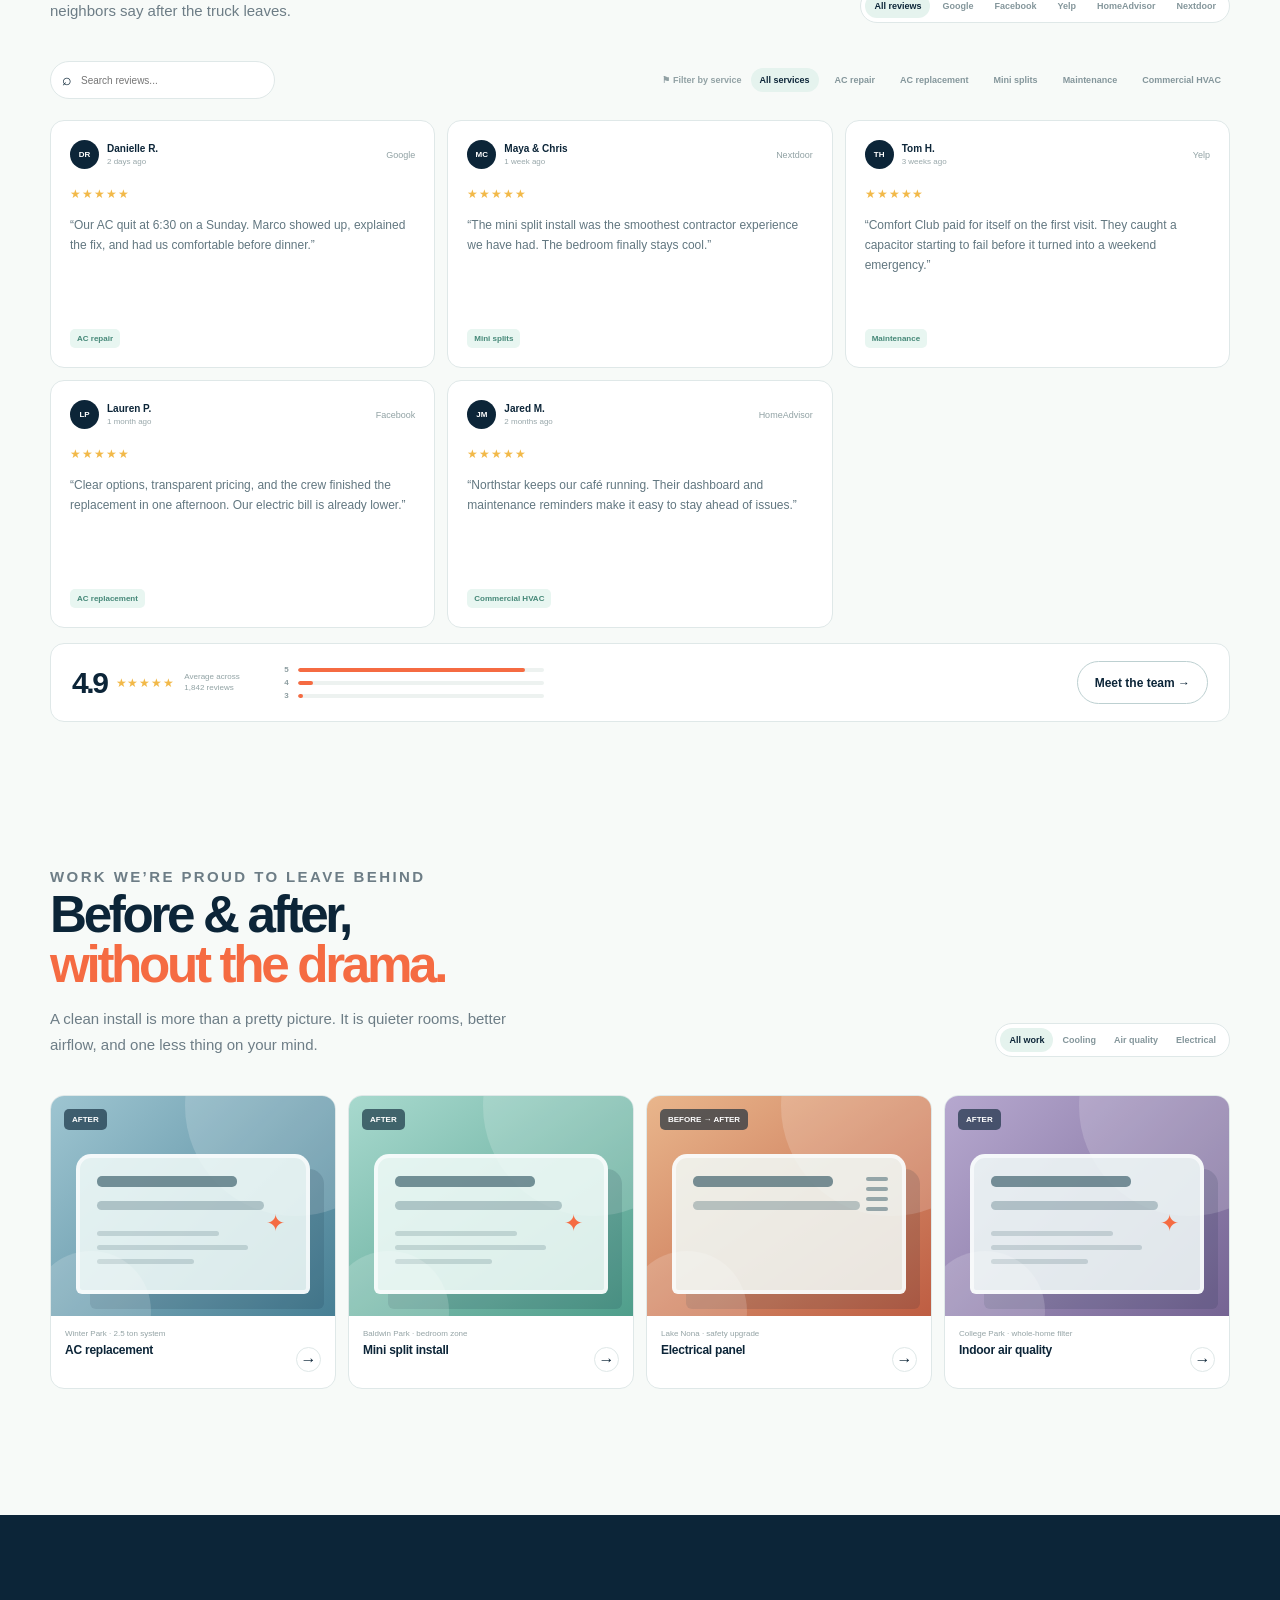
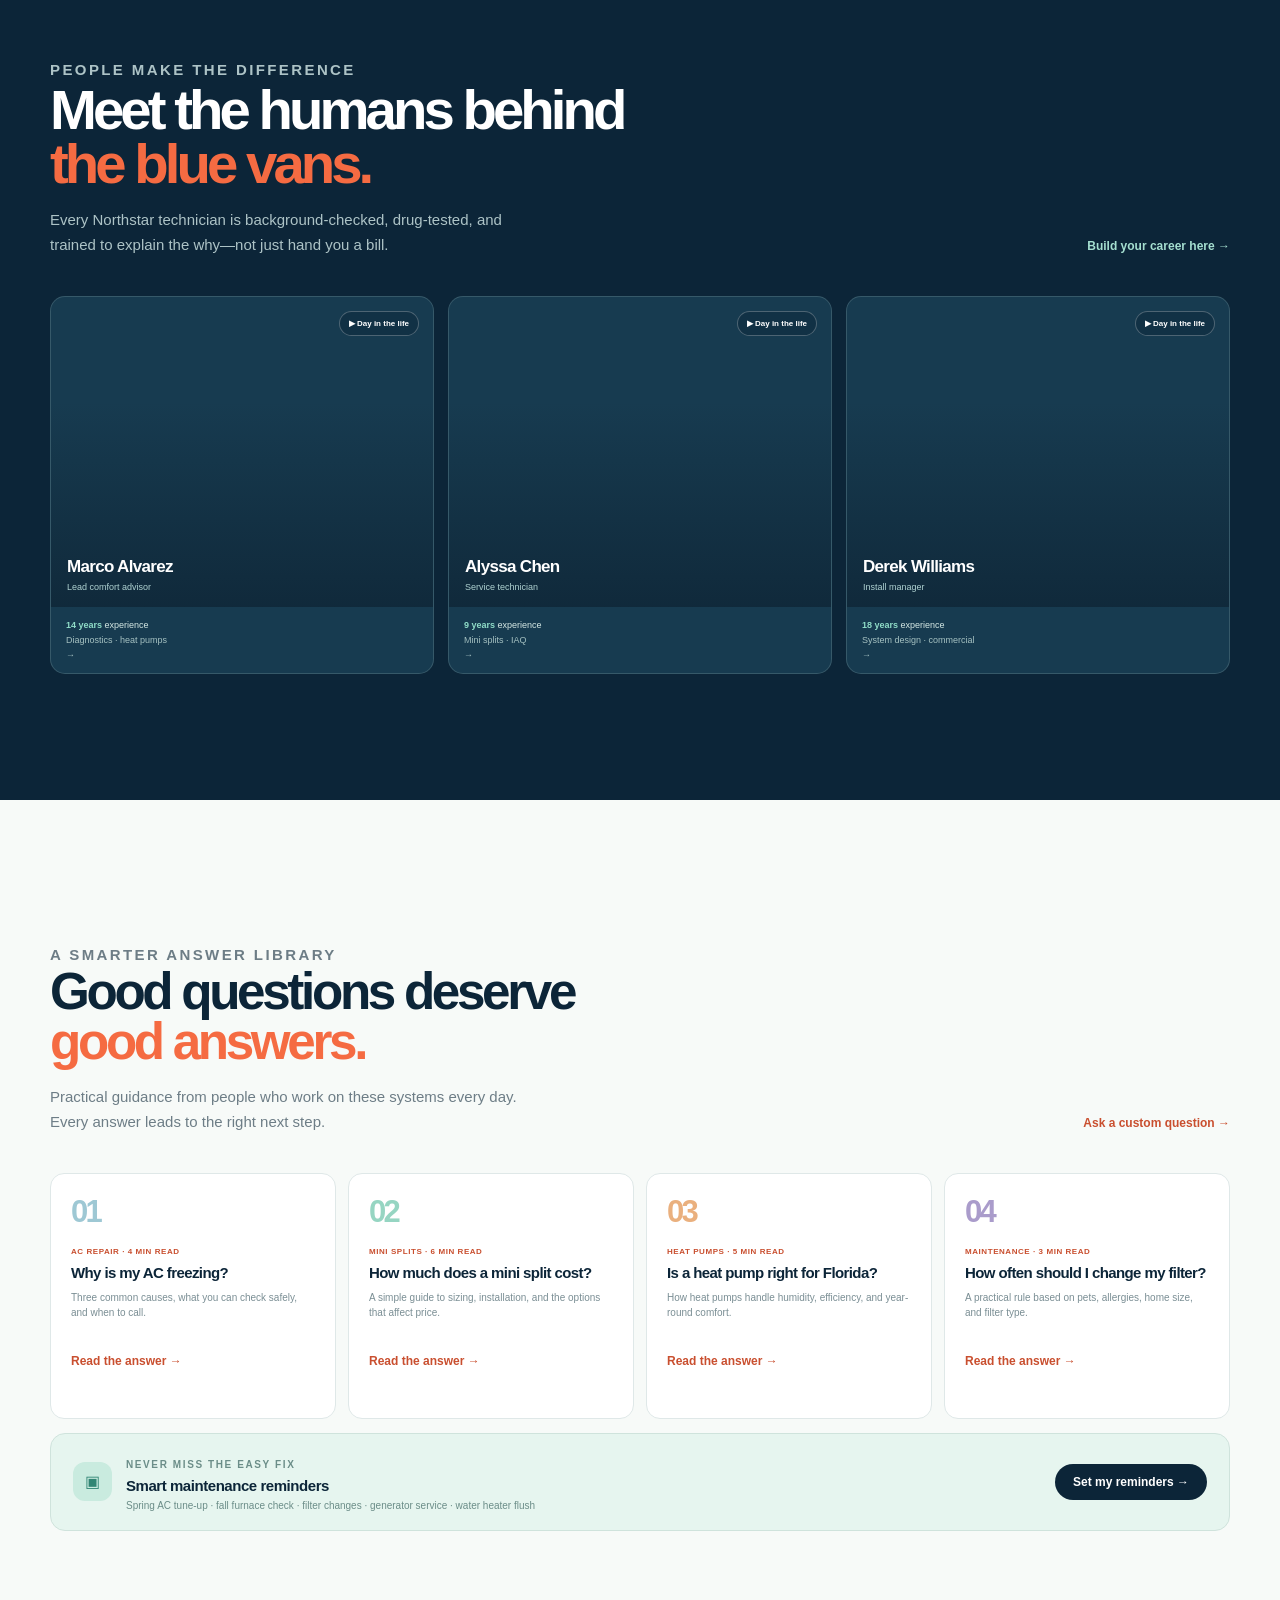
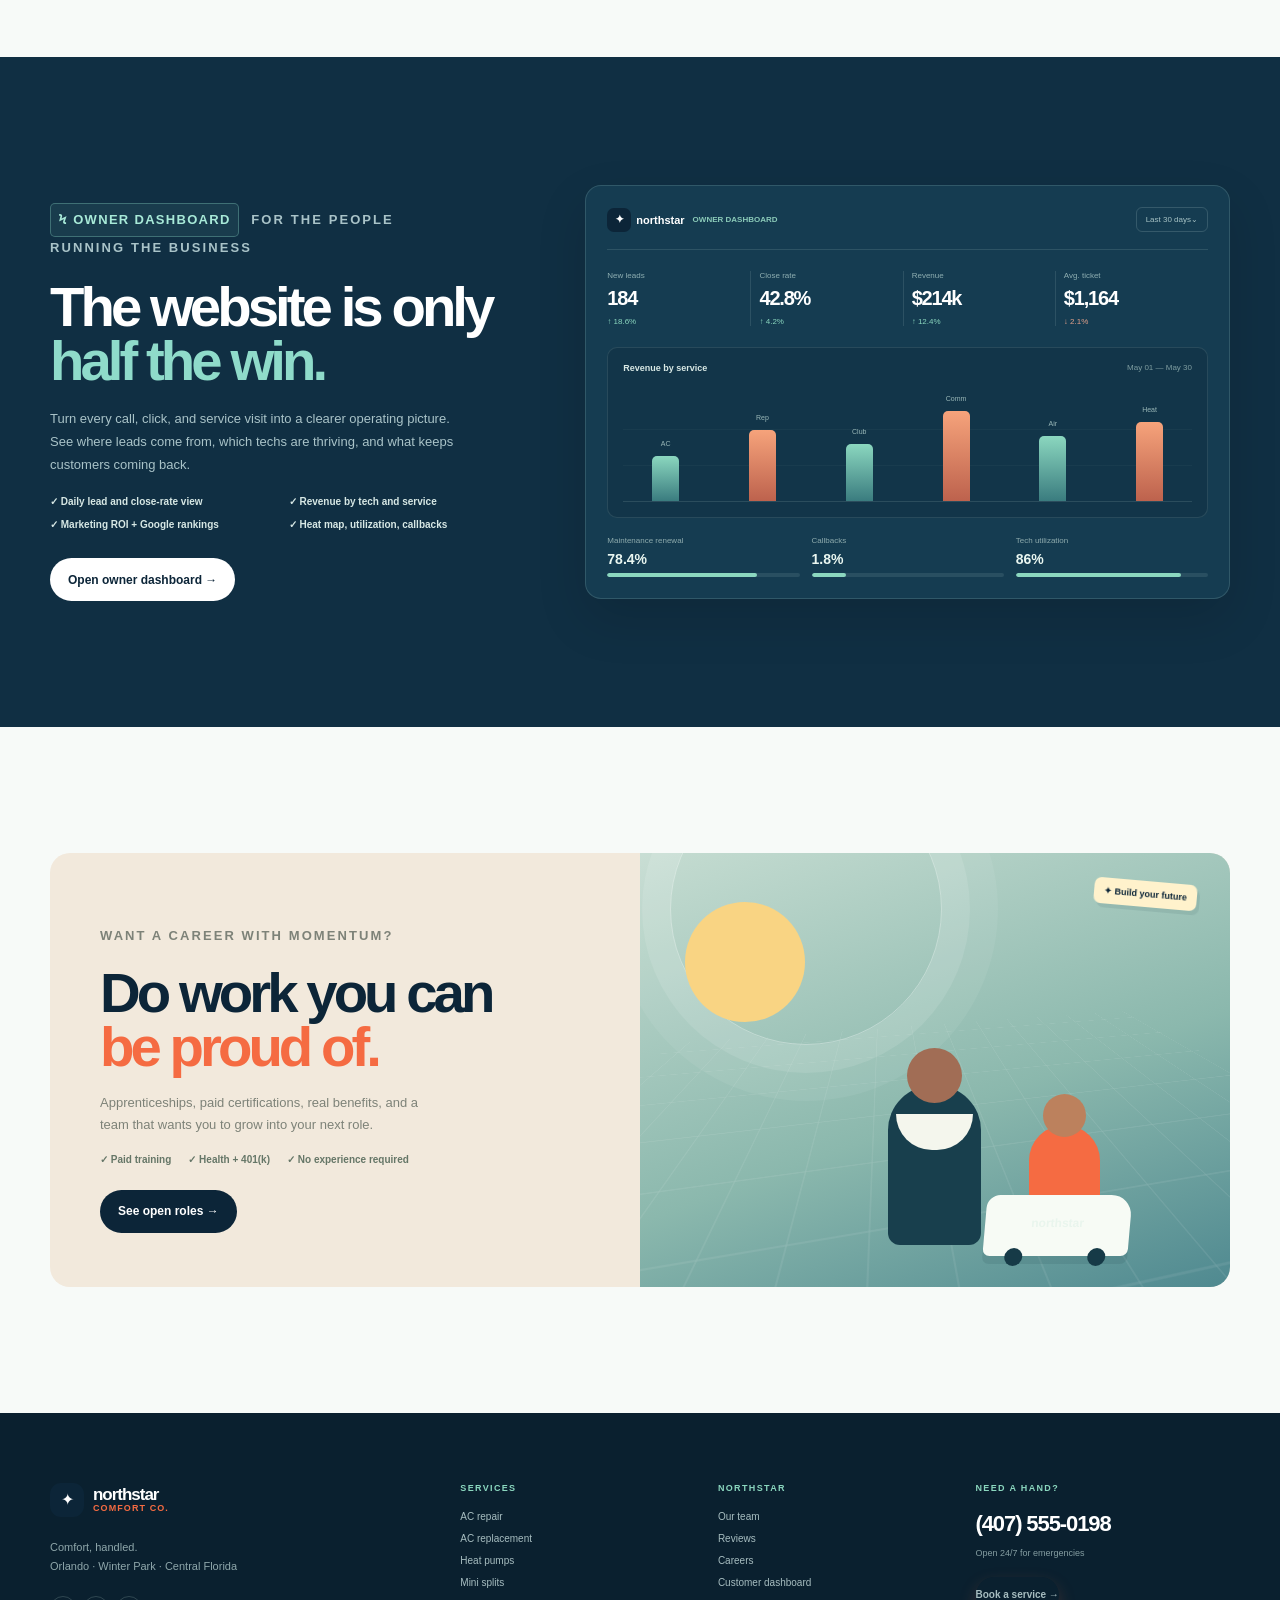
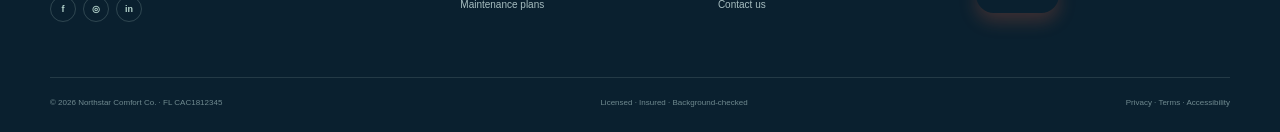
<file: DemoHVAC/index.html>
<!doctype html>
<html lang="en">
  <head>
    <meta charset="utf-8">
    <meta name="viewport" content="width=device-width, initial-scale=1">
    <title>Northstar Comfort Co. | HVAC, handled.</title>
    <meta name="description" content="Fast, honest HVAC repair, replacement, maintenance, and indoor air quality service in Orlando, Winter Park, and Central Florida.">
    <meta name="keywords" content="Orlando HVAC, AC repair Orlando, HVAC maintenance plans, emergency HVAC, heat pump service">
    <link rel="canonical" href="https://domanigroup.ai/DemoHVAC/">
    <link rel="stylesheet" href="./assets/styles.css">
    <script type="application/ld+json">
      {
        "@context":"https://schema.org",
        "@type":"HVACBusiness",
        "name":"Northstar Comfort Co.",
        "description":"Licensed HVAC repair, replacement, maintenance, and indoor air quality service in Central Florida.",
        "telephone":"+1-407-555-0198",
        "url":"https://domanigroup.ai/DemoHVAC/",
        "areaServed":["Orlando","Winter Park","Lake Mary","Central Florida"],
        "priceRange":"$$",
        "aggregateRating":{"@type":"AggregateRating","ratingValue":"4.9","reviewCount":"1842"},
        "address":{"@type":"PostalAddress","addressLocality":"Orlando","addressRegion":"FL","addressCountry":"US"}
      }
    </script>
  </head>
  <body>
    <div class="site-shell" id="siteShell">
      <div class="announcement-bar">
        <div class="announcement-inner">
          <span class="live-dot"></span>
          <span><strong id="openStatus">Open now</strong> · <span id="statusMessage">Same-day appointments in Orlando</span></span>
          <span class="announcement-separator">|</span>
          <span class="announcement-note">Average arrival: 42 min</span>
          <button class="announcement-action" data-action="toggle-emergency"><span id="emergencyActionText">Try emergency mode</span> <span class="static-icon">→</span></button>
        </div>
      </div>

      <header class="site-header">
        <div class="nav-inner">
          <button class="mobile-menu-button" aria-label="Open navigation" data-action="toggle-menu">☰</button>
          <a class="brand" href="#top" aria-label="Northstar Comfort Co. home"><span class="brand-mark">✦</span><span><strong>northstar</strong><small>comfort co.</small></span></a>
          <nav class="main-nav" id="mainNav" aria-label="Main navigation">
            <button data-scroll="services">Services <span>⌄</span></button>
            <button data-scroll="estimator">Instant estimate</button>
            <button data-scroll="club">Comfort Club</button>
            <button data-scroll="reviews">Reviews</button>
            <button data-scroll="about">About us</button>
          </nav>
          <div class="nav-actions">
            <button class="login-link" data-modal="customer"><span>◉</span> Customer login</button>
            <a class="nav-phone" href="tel:14075550198">☎ (407) 555-0198</a>
            <button class="button button-small button-orange" data-modal="booking">▣ Book service</button>
          </div>
        </div>
      </header>

      <main>
        <section class="hero section-container" id="top">
          <div class="hero-copy">
            <p class="eyebrow"><span class="eyebrow-spark">✦</span> Orlando’s comfort team · Since 2004</p>
            <h1>Comfort,<br><em>handled.</em></h1>
            <p class="hero-lede">Fast, honest HVAC help from people who live here, too. Book online in under two minutes, see who is coming, and get a clear price before the work starts.</p>
            <div class="hero-actions">
              <button class="button button-orange button-large" data-modal="booking">▣ Book a service</button>
              <button class="button button-outline button-large" data-action="start-quote"><span class="button-icon-soft">✦</span> Get instant estimate</button>
            </div>
            <div class="hero-proof-row">
              <div class="rating-proof"><span class="rating-star">★</span><strong>4.9</strong><span>Google rating</span></div>
              <span class="proof-divider"></span>
              <div><strong>22</strong><span>years in business</span></div>
              <span class="proof-divider"></span>
              <div><strong>FL CAC1812345</strong><span>licensed & insured</span></div>
            </div>
            <div class="hero-financing-note"><span class="financing-icon">▣</span> Financing available · estimates are always free</div>
          </div>
          <div class="hero-visual-wrap">
            <div class="hero-visual" style="background-image:linear-gradient(180deg,rgba(11,32,48,.03) 25%,rgba(11,32,48,.68) 100%),url('https://images.unsplash.com/photo-1621905252507-b35492cc74b4?auto=format&fit=crop&w=1600&q=85')" role="img" aria-label="HVAC technician working on a home comfort system">
              <div class="visual-status"><span class="live-dot"></span> Dispatch is live <strong>· 6 crews nearby</strong></div>
              <div class="visual-caption"><span class="caption-kicker">THE NORTHSTAR DIFFERENCE</span><strong>Good work should feel good, too.</strong></div>
            </div>
            <div class="technician-float-card">
              <div class="float-card-top"><span class="status-pulse"></span> Your technician is on the way</div>
              <div class="tech-mini-row"><div class="tech-avatar avatar-marco">MA</div><div><strong>Marco Alvarez</strong><span>Lead comfort advisor</span></div><div class="eta-badge">12 min</div></div>
              <div class="float-progress"><span style="width:74%"></span></div>
              <div class="float-card-bottom"><span>▰ Heading to you</span><button data-modal="tracking">Track live →</button></div>
            </div>
            <div class="hero-callout"><span class="callout-icon">◇</span><span><strong>No-surprise pricing</strong><small>See it before we start</small></span></div>
          </div>
        </section>

        <section class="quick-actions section-container" aria-label="Popular HVAC actions">
          <div class="quick-intro"><span class="quick-label">NEED HELP WITH</span><strong>Start here.</strong></div>
          <button class="quick-card" data-modal="booking" data-service="Emergency service"><span class="quick-icon orange">☎</span><span><strong>Something urgent</strong><small>Emergency service</small></span><span>→</span></button>
          <button class="quick-card" data-modal="booking" data-service="Maintenance plans"><span class="quick-icon blue">◇</span><span><strong>Preventive care</strong><small>Book a tune-up</small></span><span>→</span></button>
          <button class="quick-card" data-action="start-quote"><span class="quick-icon mint">❝</span><span><strong>Need a number</strong><small>Instant estimate</small></span><span>→</span></button>
          <button class="quick-card" data-modal="ai"><span class="quick-icon purple">◌</span><span><strong>Have a question</strong><small>Ask the AI receptionist</small></span><span>→</span></button>
        </section>

        <section class="section-container section-block" id="services">
          <div class="section-heading"><div><p class="eyebrow">The full comfort menu</p><h2>One team for every<br><em>season.</em></h2><p>From the first weird sound to the final wipe-down, our licensed technicians make the next step simple.</p></div><div class="section-heading-action"><button class="text-link" data-scroll="knowledge">Explore how-to guides →</button></div></div>
          <div class="service-grid">
            <article class="service-card"><div class="service-icon service-icon-blue">❄</div><div class="service-card-content"><span class="service-card-meta">From $89 diagnostic</span><h3>AC repair</h3><p>Fast diagnosis for leaks, noise, weak airflow, and no-cool calls.</p></div><div class="service-card-footer"><a href="./services/ac-repair/">View service →</a><button aria-label="Book AC repair" data-modal="booking" data-service="AC repair">+</button></div></article>
            <article class="service-card"><div class="service-icon service-icon-mint">⌂</div><div class="service-card-content"><span class="service-card-meta">Up to $2,400 in rebates</span><h3>AC replacement</h3><p>Right-size your new system with clear options and no pressure.</p></div><div class="service-card-footer"><a href="./services/ac-replacement/">View service →</a><button aria-label="Book AC replacement" data-modal="booking" data-service="AC replacement">+</button></div></article>
            <article class="service-card"><div class="service-icon service-icon-orange">◉</div><div class="service-card-content"><span class="service-card-meta">Financing available</span><h3>Heat pumps</h3><p>Efficient heating and cooling for a more comfortable home year-round.</p></div><div class="service-card-footer"><a href="./services/heat-pump/">View service →</a><button aria-label="Book heat pump service" data-modal="booking" data-service="Heat pump service">+</button></div></article>
            <article class="service-card"><div class="service-icon service-icon-purple">✦</div><div class="service-card-content"><span class="service-card-meta">Free design consult</span><h3>Mini splits</h3><p>Quiet, zoned comfort for additions, garages, offices, and bedrooms.</p></div><div class="service-card-footer"><a href="./services/mini-splits/">View service →</a><button aria-label="Book mini split service" data-modal="booking" data-service="Mini splits">+</button></div></article>
            <article class="service-card"><div class="service-icon service-icon-red">♨</div><div class="service-card-content"><span class="service-card-meta">Same-day service</span><h3>Furnaces</h3><p>Reliable heat, clean starts, and an honest answer when it is time to replace.</p></div><div class="service-card-footer"><a href="./services/furnace/">View service →</a><button aria-label="Book furnace service" data-modal="booking" data-service="Furnace service">+</button></div></article>
            <article class="service-card"><div class="service-icon service-icon-navy">ϟ</div><div class="service-card-content"><span class="service-card-meta">Priority dispatch</span><h3>Commercial HVAC</h3><p>Preventive maintenance and fast response for the spaces your business depends on.</p></div><div class="service-card-footer"><a href="./services/commercial-hvac/">View service →</a><button aria-label="Book commercial HVAC" data-modal="booking" data-service="Commercial HVAC">+</button></div></article>
            <article class="service-card"><div class="service-icon service-icon-aqua">☁</div><div class="service-card-content"><span class="service-card-meta">Whole-home options</span><h3>Indoor air quality</h3><p>Breathe easier with filtration, humidity control, and cleaner indoor air.</p></div><div class="service-card-footer"><a href="./services/indoor-air-quality/">View service →</a><button aria-label="Book indoor air quality service" data-modal="booking" data-service="Indoor air quality">+</button></div></article>
            <article class="service-card"><div class="service-icon service-icon-green">◇</div><div class="service-card-content"><span class="service-card-meta">$19/mo Comfort Club</span><h3>Maintenance plans</h3><p>Seasonal tune-ups, priority service, and fewer expensive surprises.</p></div><div class="service-card-footer"><a href="./services/maintenance-plans/">View service →</a><button aria-label="Book maintenance" data-modal="booking" data-service="Maintenance plans">+</button></div></article>
            <article class="service-card"><div class="service-icon service-icon-orange">☎</div><div class="service-card-content"><span class="service-card-meta">Open now</span><h3>Emergency service</h3><p>When comfort cannot wait, a real person is ready to help 24/7.</p></div><div class="service-card-footer"><a href="./services/emergency-service/">View service →</a><button aria-label="Book emergency service" data-modal="booking" data-service="Emergency service">+</button></div></article>
          </div>
        </section>

        <section class="section-container section-block estimator-grid" id="estimator">
          <div class="estimator-card" id="quote-engine" aria-live="polite"></div>
          <div class="ai-card"><div class="ai-card-header"><div class="ai-brand"><span class="ai-avatar">✦</span><span><strong>Northstar AI</strong><small>Receptionist · online now</small></span></div><span class="ai-online"><span class="live-dot"></span> Live</span></div><div class="ai-card-copy"><p class="eyebrow eyebrow-light">THE 24/7 FRONT DESK</p><h3>Answers first.<br><em>Humans when needed.</em></h3><p>Ask a question, price a common fix, or book a time. If it sounds urgent, we get a real dispatcher involved.</p></div><div class="ai-preview-chat"><div class="ai-message ai-message-ai">Hi — what can I help with today?</div><div class="ai-message ai-message-user">Why is my AC freezing?</div><div class="ai-message ai-message-ai">Usually airflow, refrigerant, or a coil issue. I can reserve a diagnostic for today.</div></div><div class="ai-card-actions"><button class="button button-white" data-modal="ai">Ask the receptionist →</button><button class="ai-phone" data-modal="ai">◌ Try a question</button></div></div>
        </section>

        <section class="booking-section section-block" id="booking">
          <div class="section-container booking-layout"><div class="booking-copy"><p class="eyebrow eyebrow-light">Book in under two minutes</p><h2>A better way to<br><em>get on the schedule.</em></h2><p>Choose the service, pick a window, add a photo if it helps, and receive a confirmation by text and email. No account required.</p><div class="booking-benefits"><span>✓ Live availability</span><span>✓ Picture upload</span><span>✓ Text reminders</span><span>✓ Easy reschedule</span></div><button class="text-link link-light" data-modal="ai">Not sure what to book? Ask our AI receptionist →</button></div><form class="booking-card" id="bookingForm"><div class="booking-card-header"><span class="card-number">02</span><span class="card-label">Request a visit</span><span class="secure-label">▣ Secure</span></div><div class="form-grid"><label>What do you need?<select name="service"><option>AC repair</option><option>AC replacement</option><option>Heat pump service</option><option>Mini splits</option><option>Maintenance plans</option><option>Emergency service</option></select></label><label>Preferred date<input type="date" name="date" value="2026-07-24"></label></div><fieldset><legend>Pick a time window</legend><div class="time-options"><button type="button" class="time-option-selected">8:00–10:00 AM</button><button type="button">11:00 AM–1:00 PM</button><button type="button">2:00–4:00 PM</button><button type="button">5:00–7:00 PM</button></div></fieldset><label>What’s going on?<textarea name="issue" rows="3" placeholder="Tell us anything that will help us arrive prepared..."></textarea></label><label class="upload-field"><span>▧ Add photos <small>(optional)</small></span><input type="file" accept="image/*" multiple><small>Show us the thermostat, unit, or leak</small></label><div class="form-footer"><span>◇ No payment required to book</span><button class="button button-orange" type="submit">Confirm request →</button></div></form></div>
        </section>

        <section class="section-container section-block club-section" id="club"><div class="club-card"><div class="club-orb orb-one"></div><div class="club-orb orb-two"></div><div class="club-content"><div class="club-logo"><span class="club-logo-mark">◇</span> Comfort Club</div><h2>Make comfort<br><em>the easy part.</em></h2><p>One small monthly habit that protects your system, your weekend, and your budget.</p><div class="club-benefits"><span>✓ Annual AC + heat tune-up</span><span>✓ Priority scheduling</span><span>✓ 15% off repairs</span><span>✓ Extended labor warranty</span></div><button class="button button-white" data-modal="membership">Join for $19/month →</button></div><div class="club-price"><span>Less than</span><strong>$0.63</strong><small>a day for a calmer home</small><div class="club-rating"><span class="stars">★★★★★</span><span>4.9 · 1,200+ members</span></div></div></div></section>

        <section class="section-container section-block finance-section" id="financing"><div class="finance-copy"><p class="eyebrow">Flexible payment options</p><h2>Fix it now.<br><em>Pay your way.</em></h2><p>Get comfortable without putting off the right solution. See a monthly estimate, explore promotions, and prequalify online in minutes.</p><div class="finance-trust"><span class="finance-partner">powered by <strong>GreenSky</strong></span><span class="finance-dot"></span><span>No hard credit pull to check options</span></div><div class="finance-actions"><button class="button button-navy" data-modal="financing">Check your options →</button><button class="text-link" data-modal="financing">See promotional offers →</button></div></div><div class="payment-calculator"><div class="calculator-top"><span class="calculator-label">MONTHLY PAYMENT CALCULATOR</span><span class="calculator-lock">▣ Soft check</span></div><div class="payment-number"><span>from</span><strong id="paymentNumber">$128</strong><small>/ month</small></div><div class="calculator-slider-label"><span>Project estimate</span><strong id="estimateNumber">$6,800</strong></div><input aria-label="Project estimate" id="financeSlider" type="range" min="2000" max="18000" step="200" value="6800"><div class="slider-ends"><span>$2,000</span><span>$18,000</span></div><div class="calculator-details"><div><span>Term</span><strong>60 months</strong></div><div><span>Promotional APR</span><strong>From 0%</strong></div><div><span>Prequalify</span><strong>2 minutes</strong></div></div><button class="calculator-cta" data-modal="financing">See my financing options →</button></div></section>

        <section class="tracking-section section-block" id="tracking"><div class="section-container"><div class="section-heading"><div><p class="eyebrow">A visit you can actually follow</p><h2>Know who’s coming,<br><em>when they’ll arrive.</em></h2><p>Like rideshare for home service. See your technician, live ETA, and every update without waiting by the window.</p></div><div class="section-heading-action"><button class="text-link" data-modal="tracking">Open live tracker →</button></div></div><div class="tracking-grid"><div class="tracking-map-card"><div class="mini-map"><span class="map-label label-one">WINTER PARK</span><span class="map-label label-two">LAKE EOLA</span><span class="map-pin home-pin">⌂</span><span class="map-pin truck-pin">▰</span><span class="map-route-dot dot-one"></span><span class="map-route-dot dot-two"></span><span class="map-route-dot dot-three"></span></div><div class="map-eta-card"><div class="map-eta-top"><span class="live-dot"></span> ON THE WAY <strong>12 min</strong></div><div class="map-tech"><div class="tech-avatar avatar-marco">MA</div><div><strong>Marco Alvarez</strong><small>Northstar · Van 24</small></div><button data-modal="tracking">☎</button></div><div class="map-update"><span class="update-line"></span><span><strong>Next update in 4 min</strong><small>Marco is heading north on Corrine Dr.</small></span></div></div></div><div class="tracking-timeline"><div class="timeline-item timeline-done"><span class="timeline-dot">✓</span><span><strong>Appointment confirmed</strong><small>Today, 9:42 AM · Text sent</small></span></div><div class="timeline-item timeline-done"><span class="timeline-dot">✓</span><span><strong>Technician assigned</strong><small>Marco accepted the visit</small></span></div><div class="timeline-item timeline-active"><span class="timeline-dot">▰</span><span><strong>On the way</strong><small>Live ETA · 12 minutes away</small></span></div><div class="timeline-item"><span class="timeline-dot"></span><span><strong>Visit complete</strong><small>We’ll send your receipt and next steps</small></span></div><div class="tracking-text-row"><span>☎ Text updates enabled</span><button data-modal="tracking">Manage notifications</button></div></div></div></div></section>

        <section class="section-container section-block dashboard-section" id="customer-dashboard"><div class="dashboard-intro"><p class="eyebrow">After the visit</p><h2>Your comfort,<br><em>in one place.</em></h2><p>Appointments, invoices, equipment photos, warranties, and your next maintenance reminder—without searching your inbox.</p><button class="button button-navy" data-modal="customer">Preview customer dashboard →</button></div><div class="dashboard-preview"><div class="dashboard-sidebar"><div class="dash-mini-brand"><span class="brand-mark">✦</span> northstar</div><span class="dash-side-active">⌂ Overview</span><span>▣ Appointments <b>1</b></span><span>❝ Invoices</span><span>◇ Comfort Club</span><span>▣ Warranties</span><span>◉ Profile</span><div class="dash-support"><span>◌ Need help?</span><button data-modal="ai">Chat with us</button></div></div><div class="dashboard-main"><div class="dash-header"><div><span>Good morning, Joe</span><strong>Your comfort at a glance</strong></div><div class="dash-avatar">JS</div></div><div class="dash-next-visit"><div><span class="dash-label">NEXT APPOINTMENT</span><strong>AC tune-up</strong><small>Fri, Jul 24 · 2:00–4:00 PM</small></div><span class="dash-status">Confirmed</span></div><div class="dash-metric-grid"><div><span>Home comfort score</span><strong>92<span>/100</span></strong><small>↑ 8% this year</small></div><div><span>Open invoice</span><strong>$0</strong><small>All paid up</small></div><div><span>Next reminder</span><strong>Aug 18</strong><small>Filter change</small></div></div><div class="dash-bottom-row"><div><span class="dash-label">EQUIPMENT</span><strong>2021 Carrier Infinity</strong><small>Warranty active · 4 years left</small></div><div class="dash-upload">▧<span>Upload equipment photo</span></div></div></div></div></section>

        <section class="section-container section-block review-section" id="reviews"><div class="section-heading"><div><p class="eyebrow">Proof, from every angle</p><h2>The kind of reviews<br><em>you can feel.</em></h2><p>Search by service, browse the source you trust, and see what our neighbors say after the truck leaves.</p></div><div class="review-source-row"><button class="source-active" data-review-source="All">All reviews</button><button data-review-source="Google">Google</button><button data-review-source="Facebook">Facebook</button><button data-review-source="Yelp">Yelp</button><button data-review-source="HomeAdvisor">HomeAdvisor</button><button data-review-source="Nextdoor">Nextdoor</button></div></div><div class="review-tools"><label class="search-box">⌕<input id="reviewSearch" aria-label="Search reviews" placeholder="Search reviews..."></label><div class="service-filter-row"><span>⚑ Filter by service</span><button class="service-filter-active" data-review-service="All">All services</button><button data-review-service="AC repair">AC repair</button><button data-review-service="AC replacement">AC replacement</button><button data-review-service="Mini splits">Mini splits</button><button data-review-service="Maintenance">Maintenance</button><button data-review-service="Commercial HVAC">Commercial HVAC</button></div></div><div class="reviews-grid" id="reviewGrid"><article class="review-card" data-source="Google" data-service="AC repair" data-search="Danielle AC repair frozen Sunday"><div class="review-card-top"><div class="review-person"><span class="review-initials">DR</span><span><strong>Danielle R.</strong><small>2 days ago</small></span></div><span class="review-source">Google</span></div><span class="stars">★★★★★</span><p>“Our AC quit at 6:30 on a Sunday. Marco showed up, explained the fix, and had us comfortable before dinner.”</p><span class="review-service-tag">AC repair</span></article><article class="review-card" data-source="Nextdoor" data-service="Mini splits" data-search="Maya Chris mini split bedroom"><div class="review-card-top"><div class="review-person"><span class="review-initials">MC</span><span><strong>Maya & Chris</strong><small>1 week ago</small></span></div><span class="review-source">Nextdoor</span></div><span class="stars">★★★★★</span><p>“The mini split install was the smoothest contractor experience we have had. The bedroom finally stays cool.”</p><span class="review-service-tag">Mini splits</span></article><article class="review-card" data-source="Yelp" data-service="Maintenance" data-search="Tom Comfort Club maintenance capacitor"><div class="review-card-top"><div class="review-person"><span class="review-initials">TH</span><span><strong>Tom H.</strong><small>3 weeks ago</small></span></div><span class="review-source">Yelp</span></div><span class="stars">★★★★★</span><p>“Comfort Club paid for itself on the first visit. They caught a capacitor starting to fail before it turned into a weekend emergency.”</p><span class="review-service-tag">Maintenance</span></article><article class="review-card" data-source="Facebook" data-service="AC replacement" data-search="Lauren AC replacement install bill"><div class="review-card-top"><div class="review-person"><span class="review-initials">LP</span><span><strong>Lauren P.</strong><small>1 month ago</small></span></div><span class="review-source">Facebook</span></div><span class="stars">★★★★★</span><p>“Clear options, transparent pricing, and the crew finished the replacement in one afternoon. Our electric bill is already lower.”</p><span class="review-service-tag">AC replacement</span></article><article class="review-card" data-source="HomeAdvisor" data-service="Commercial HVAC" data-search="Jared commercial HVAC cafe dashboard"><div class="review-card-top"><div class="review-person"><span class="review-initials">JM</span><span><strong>Jared M.</strong><small>2 months ago</small></span></div><span class="review-source">HomeAdvisor</span></div><span class="stars">★★★★★</span><p>“Northstar keeps our café running. Their dashboard and maintenance reminders make it easy to stay ahead of issues.”</p><span class="review-service-tag">Commercial HVAC</span></article></div><div class="review-summary"><div><strong>4.9</strong><span class="stars">★★★★★</span><span>Average across 1,842 reviews</span></div><div class="review-bars"><span><b>5</b><i><em style="width:92%"></em></i></span><span><b>4</b><i><em style="width:6%"></em></i></span><span><b>3</b><i><em style="width:2%"></em></i></span></div><button class="button button-outline" data-modal="team">Meet the team →</button></div></section>

        <section class="section-container section-block gallery-section" id="gallery"><div class="section-heading"><div><p class="eyebrow">Work we’re proud to leave behind</p><h2>Before & after,<br><em>without the drama.</em></h2><p>A clean install is more than a pretty picture. It is quieter rooms, better airflow, and one less thing on your mind.</p></div><div class="gallery-filters"><button class="gallery-filter-active">All work</button><button>Cooling</button><button>Air quality</button><button>Electrical</button></div></div><div class="gallery-grid"><article class="gallery-card gallery-blue"><div class="gallery-art"><span class="gallery-tag">After</span><div class="gallery-illustration"><span class="unit-top"></span><span class="unit-body"></span><span class="unit-line line-a"></span><span class="unit-line line-b"></span><span class="unit-line line-c"></span><span class="sparkle sparkle-a">✦</span></div></div><div class="gallery-info"><span>Winter Park · 2.5 ton system</span><strong>AC replacement</strong><button>→</button></div></article><article class="gallery-card gallery-mint"><div class="gallery-art"><span class="gallery-tag">After</span><div class="gallery-illustration"><span class="unit-top"></span><span class="unit-body"></span><span class="unit-line line-a"></span><span class="unit-line line-b"></span><span class="unit-line line-c"></span><span class="sparkle sparkle-a">✦</span></div></div><div class="gallery-info"><span>Baldwin Park · bedroom zone</span><strong>Mini split install</strong><button>→</button></div></article><article class="gallery-card gallery-orange"><div class="gallery-art"><span class="gallery-tag">Before → After</span><div class="gallery-illustration"><span class="unit-top"></span><span class="unit-body"></span><span class="panel-lines"><i></i><i></i><i></i><i></i></span></div></div><div class="gallery-info"><span>Lake Nona · safety upgrade</span><strong>Electrical panel</strong><button>→</button></div></article><article class="gallery-card gallery-purple"><div class="gallery-art"><span class="gallery-tag">After</span><div class="gallery-illustration"><span class="unit-top"></span><span class="unit-body"></span><span class="unit-line line-a"></span><span class="unit-line line-b"></span><span class="unit-line line-c"></span><span class="sparkle sparkle-a">✦</span></div></div><div class="gallery-info"><span>College Park · whole-home filter</span><strong>Indoor air quality</strong><button>→</button></div></article></div></section>

        <section class="team-section section-block" id="about"><div class="section-container"><div class="section-heading"><div><p class="eyebrow eyebrow-light">People make the difference</p><h2>Meet the humans behind<br><em>the blue vans.</em></h2><p>Every Northstar technician is background-checked, drug-tested, and trained to explain the why—not just hand you a bill.</p></div><div class="section-heading-action"><button class="text-link link-light" data-modal="career">Build your career here →</button></div></div><div class="team-grid"><button class="team-card" data-modal="team"><div class="team-photo" style="background-image:linear-gradient(180deg,rgba(15,39,56,0) 34%,rgba(15,39,56,.88) 100%),url('https://images.unsplash.com/photo-1500648767791-00dcc994a43e?auto=format&fit=crop&w=500&q=85')"><span class="team-photo-label">▶ Day in the life</span><div class="team-photo-copy"><strong>Marco Alvarez</strong><span>Lead comfort advisor</span></div></div><div class="team-card-details"><span><strong>14 years</strong> experience</span><span>Diagnostics · heat pumps</span><span>→</span></div></button><button class="team-card" data-modal="team"><div class="team-photo" style="background-image:linear-gradient(180deg,rgba(15,39,56,0) 34%,rgba(15,39,56,.88) 100%),url('https://images.unsplash.com/photo-1494790108377-be9c29b29330?auto=format&fit=crop&w=500&q=85')"><span class="team-photo-label">▶ Day in the life</span><div class="team-photo-copy"><strong>Alyssa Chen</strong><span>Service technician</span></div></div><div class="team-card-details"><span><strong>9 years</strong> experience</span><span>Mini splits · IAQ</span><span>→</span></div></button><button class="team-card" data-modal="team"><div class="team-photo" style="background-image:linear-gradient(180deg,rgba(15,39,56,0) 34%,rgba(15,39,56,.88) 100%),url('https://images.unsplash.com/photo-1560250097-0b93528c311a?auto=format&fit=crop&w=500&q=85')"><span class="team-photo-label">▶ Day in the life</span><div class="team-photo-copy"><strong>Derek Williams</strong><span>Install manager</span></div></div><div class="team-card-details"><span><strong>18 years</strong> experience</span><span>System design · commercial</span><span>→</span></div></button></div></div></section>

        <section class="section-container section-block knowledge-section" id="knowledge"><div class="section-heading"><div><p class="eyebrow">A smarter answer library</p><h2>Good questions deserve<br><em>good answers.</em></h2><p>Practical guidance from people who work on these systems every day. Every answer leads to the right next step.</p></div><div class="section-heading-action"><button class="text-link" data-modal="ai">Ask a custom question →</button></div></div><div class="knowledge-grid"><article class="knowledge-card"><div class="knowledge-number number-1">01</div><span class="knowledge-tag">AC repair · 4 min read</span><h3>Why is my AC freezing?</h3><p>Three common causes, what you can check safely, and when to call.</p><button class="text-link" data-modal="ai">Read the answer →</button></article><article class="knowledge-card"><div class="knowledge-number number-2">02</div><span class="knowledge-tag">Mini splits · 6 min read</span><h3>How much does a mini split cost?</h3><p>A simple guide to sizing, installation, and the options that affect price.</p><button class="text-link" data-modal="ai">Read the answer →</button></article><article class="knowledge-card"><div class="knowledge-number number-3">03</div><span class="knowledge-tag">Heat pumps · 5 min read</span><h3>Is a heat pump right for Florida?</h3><p>How heat pumps handle humidity, efficiency, and year-round comfort.</p><button class="text-link" data-modal="ai">Read the answer →</button></article><article class="knowledge-card"><div class="knowledge-number number-4">04</div><span class="knowledge-tag">Maintenance · 3 min read</span><h3>How often should I change my filter?</h3><p>A practical rule based on pets, allergies, home size, and filter type.</p><button class="text-link" data-modal="ai">Read the answer →</button></article></div><div class="reminder-band"><span class="reminder-icon">▣</span><div><p class="eyebrow">Never miss the easy fix</p><strong>Smart maintenance reminders</strong><p>Spring AC tune-up · fall furnace check · filter changes · generator service · water heater flush</p></div><button class="button button-navy" data-modal="customer">Set my reminders →</button></div></section>

        <section class="operator-section section-block" id="owners"><div class="section-container operator-layout"><div class="operator-copy"><p class="eyebrow eyebrow-light"><span class="owner-eyebrow-badge">ϟ OWNER DASHBOARD</span> For the people running the business</p><h2>The website is only<br><em>half the win.</em></h2><p>Turn every call, click, and service visit into a clearer operating picture. See where leads come from, which techs are thriving, and what keeps customers coming back.</p><div class="operator-bullets"><span>✓ Daily lead and close-rate view</span><span>✓ Revenue by tech and service</span><span>✓ Marketing ROI + Google rankings</span><span>✓ Heat map, utilization, callbacks</span></div><button class="button button-white" data-modal="owner">Open owner dashboard →</button></div><div class="operator-dashboard" aria-label="Northstar owner dashboard business intelligence preview"><div class="operator-dash-top"><span class="operator-dash-brand"><span class="brand-mark">✦</span> northstar <small>OWNER DASHBOARD</small></span><span class="operator-period">Last 30 days⌄</span></div><div class="operator-kpis"><div><span>New leads</span><strong>184</strong><small class="up">↑ 18.6%</small></div><div><span>Close rate</span><strong>42.8%</strong><small class="up">↑ 4.2%</small></div><div><span>Revenue</span><strong>$214k</strong><small class="up">↑ 12.4%</small></div><div><span>Avg. ticket</span><strong>$1,164</strong><small class="down">↓ 2.1%</small></div></div><div class="operator-chart"><div class="chart-title"><span>Revenue by service</span><small>May 01 — May 30</small></div><div class="chart-bars"><span style="height:42%"><i>AC</i></span><span style="height:66%"><i>Rep</i></span><span style="height:53%"><i>Club</i></span><span style="height:84%"><i>Comm</i></span><span style="height:61%"><i>Air</i></span><span style="height:74%"><i>Heat</i></span></div></div><div class="operator-bottom"><div><span>Maintenance renewal</span><strong>78.4%</strong><i><em style="width:78%"></em></i></div><div><span>Callbacks</span><strong>1.8%</strong><i><em style="width:18%"></em></i></div><div><span>Tech utilization</span><strong>86%</strong><i><em style="width:86%"></em></i></div></div></div></div></section>

        <section class="section-container section-block careers-section" id="careers"><div class="career-card"><div class="career-copy"><p class="eyebrow">Want a career with momentum?</p><h2>Do work you can<br><em>be proud of.</em></h2><p>Apprenticeships, paid certifications, real benefits, and a team that wants you to grow into your next role.</p><div class="career-perks"><span>✓ Paid training</span><span>✓ Health + 401(k)</span><span>✓ No experience required</span></div><button class="button button-navy" data-modal="career">See open roles →</button></div><div class="career-art"><span class="career-sticker">✦ Build your future</span><span class="career-sun"></span><span class="career-grid"></span><span class="career-person person-one"></span><span class="career-person person-two"></span><span class="career-van">northstar</span></div></div></section>
      </main>

      <footer class="site-footer"><div class="section-container footer-grid"><div class="footer-brand"><a class="brand brand-footer" href="#top"><span class="brand-mark">✦</span><span><strong>northstar</strong><small>comfort co.</small></span></a><p>Comfort, handled.<br>Orlando · Winter Park · Central Florida</p><div class="footer-socials"><span>f</span><span>◎</span><span>in</span></div></div><div><span class="footer-heading">Services</span><a href="#services">AC repair</a><a href="#services">AC replacement</a><a href="#services">Heat pumps</a><a href="#services">Mini splits</a><a href="#club">Maintenance plans</a></div><div><span class="footer-heading">Northstar</span><button data-scroll="about">Our team</button><button data-scroll="reviews">Reviews</button><button data-scroll="careers">Careers</button><button data-modal="customer">Customer dashboard</button><button data-modal="ai">Contact us</button></div><div class="footer-contact"><span class="footer-heading">Need a hand?</span><a href="tel:14075550198" class="footer-phone">(407) 555-0198</a><span>Open 24/7 for emergencies</span><button class="button button-orange" data-modal="booking">Book a service →</button></div></div><div class="section-container footer-bottom"><span>© 2026 Northstar Comfort Co. · FL CAC1812345</span><span>Licensed · Insured · Background-checked</span><span>Privacy · Terms · Accessibility</span></div></footer>

      <div class="modal-backdrop" id="modalBackdrop" aria-hidden="true"><div class="modal" role="dialog" aria-modal="true" aria-labelledby="modalTitle"><button class="modal-close" id="modalClose" aria-label="Close dialog">×</button><p class="eyebrow" id="modalEyebrow">Northstar</p><h2 id="modalTitle">Let’s get you comfortable.</h2><div id="modalContent"></div></div></div>
    </div>
    <script src="./assets/script.js" defer></script>
  </body>
</html>
</file>
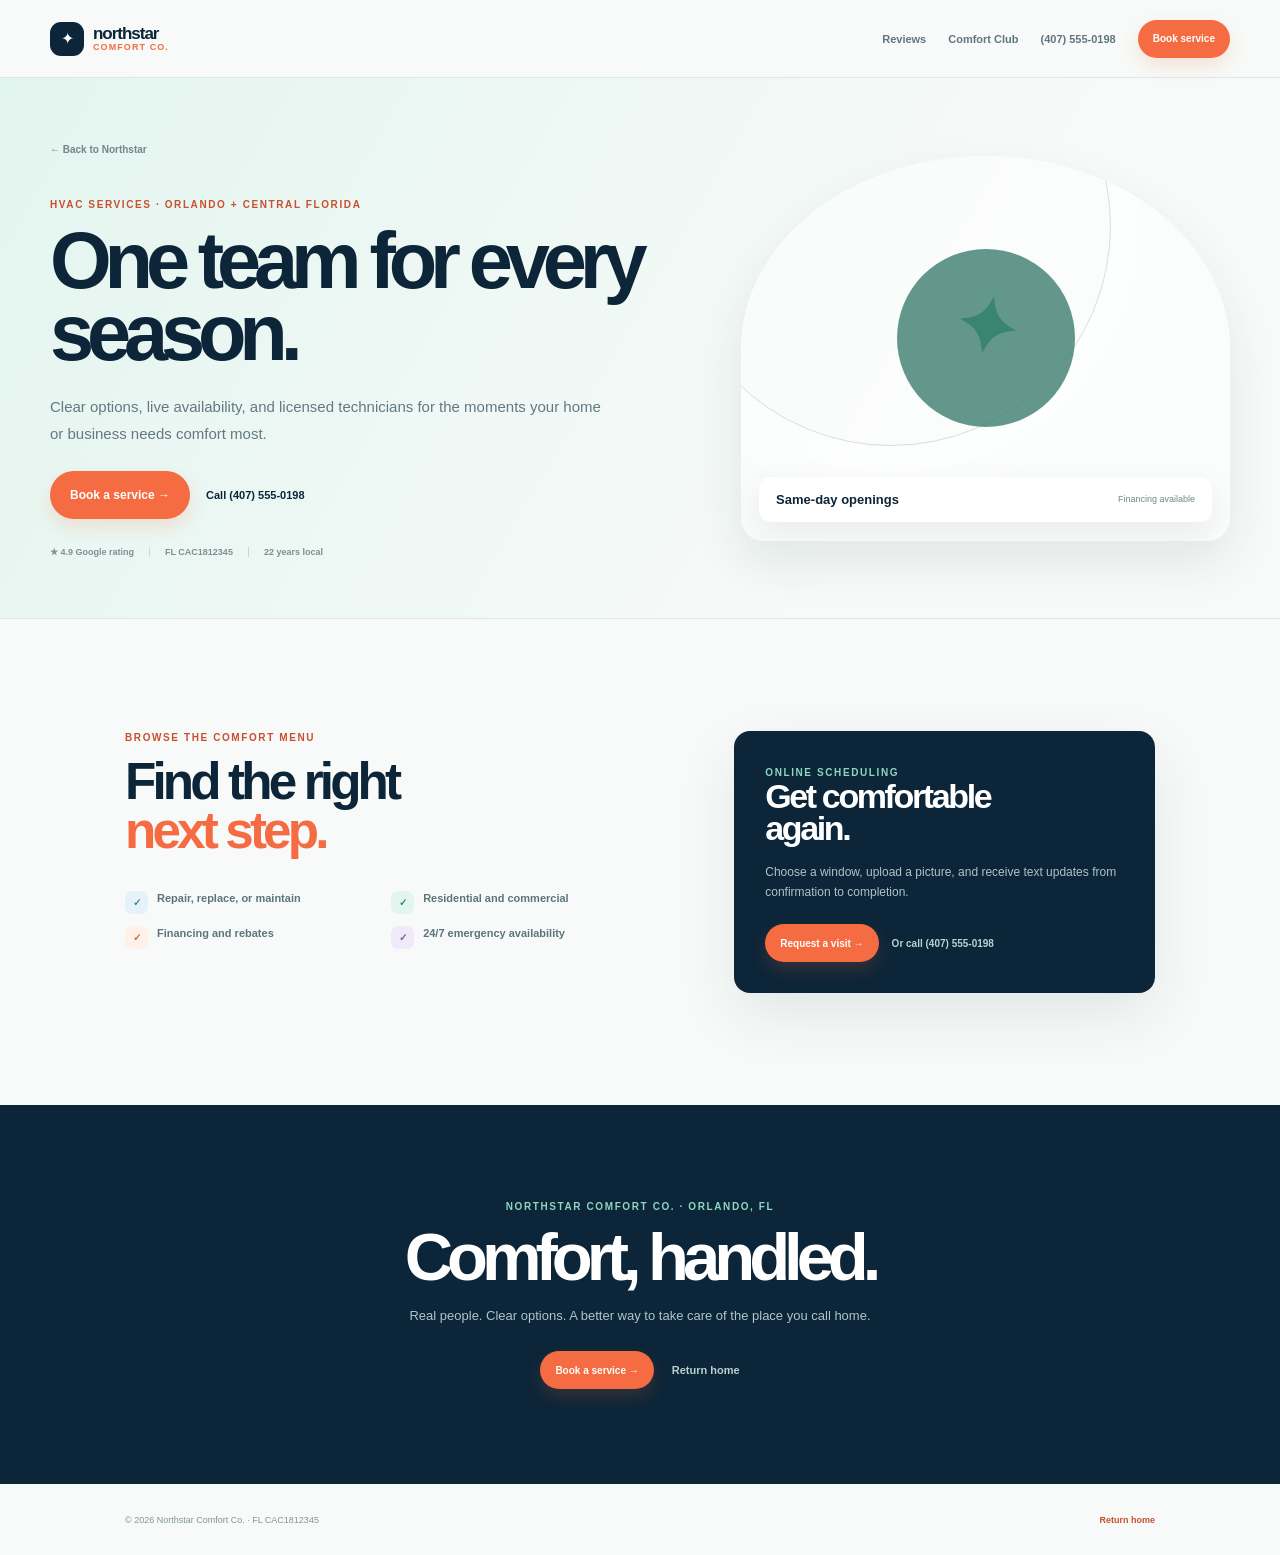
<file: DemoHVAC/services/index.html>
<!doctype html>
<html lang="en">
  <head>
    <meta charset="utf-8">
    <meta name="viewport" content="width=device-width, initial-scale=1">
    <title>HVAC Services in Orlando | Northstar Comfort Co.</title>
    <meta name="description" content="Explore Northstar Comfort Co. HVAC repair, replacement, heat pump, mini split, indoor air quality, maintenance, commercial, and emergency services in Central Florida.">
    <link rel="stylesheet" href="../assets/styles.css">
  </head>
  <body>
    <main class="service-page"><header class="service-page-header"><a class="brand" href="../"><span class="brand-mark">✦</span><span><strong>northstar</strong><small>comfort co.</small></span></a><nav><a href="../#reviews">Reviews</a><a href="../#club">Comfort Club</a><a href="tel:14075550198">(407) 555-0198</a><a class="service-header-cta" href="../#booking">Book service</a></nav></header><section class="service-hero" style="background:linear-gradient(120deg,#e3f5ef,#f7faf8 70%)"><div class="service-hero-inner"><div class="service-hero-copy"><a class="service-back" href="../">← Back to Northstar</a><p class="eyebrow">HVAC services · Orlando + Central Florida</p><h1>One team for every season.</h1><p class="service-hero-description">Clear options, live availability, and licensed technicians for the moments your home or business needs comfort most.</p><div class="service-hero-actions"><a class="service-header-cta service-hero-button" href="../#booking">Book a service →</a><a class="service-call-link" href="tel:14075550198">Call (407) 555-0198</a></div><div class="service-trust"><span>★ 4.9 Google rating</span><span>FL CAC1812345</span><span>22 years local</span></div></div><div class="service-hero-art"><span class="service-art-ring"></span><span class="service-art-orb" style="background:#368372"></span><span class="service-art-icon" style="color:#368372">✦</span><span class="service-art-card"><strong>Same-day openings</strong><small>Financing available</small></span></div></div></section><section class="service-content"><div class="service-content-main"><p class="eyebrow">Browse the comfort menu</p><h2>Find the right<br><em>next step.</em></h2><div class="service-bullet-grid"><div><span style="background:#e5f3f8;color:#397ea2">✓</span><strong>Repair, replace, or maintain</strong></div><div><span style="background:#e3f5ef;color:#368372">✓</span><strong>Residential and commercial</strong></div><div><span style="background:#fff0e8;color:#d95c39">✓</span><strong>Financing and rebates</strong></div><div><span style="background:#eeeafa;color:#735f9f">✓</span><strong>24/7 emergency availability</strong></div></div></div><aside class="service-book-card"><span class="eyebrow eyebrow-light">Online scheduling</span><h3>Get comfortable<br>again.</h3><p>Choose a window, upload a picture, and receive text updates from confirmation to completion.</p><a class="service-header-cta" href="../#booking">Request a visit →</a><a class="service-call-link" href="tel:14075550198">Or call (407) 555-0198</a></aside></section><section class="service-final-cta"><div><p class="eyebrow eyebrow-light">Northstar Comfort Co. · Orlando, FL</p><h2>Comfort, handled.</h2><p>Real people. Clear options. A better way to take care of the place you call home.</p><div><a class="service-header-cta" href="../#booking">Book a service →</a><a href="../">Return home</a></div></div></section><footer class="service-page-footer"><span>© 2026 Northstar Comfort Co. · FL CAC1812345</span><a href="../">Return home</a></footer></main>
  </body>
</html>
</file>
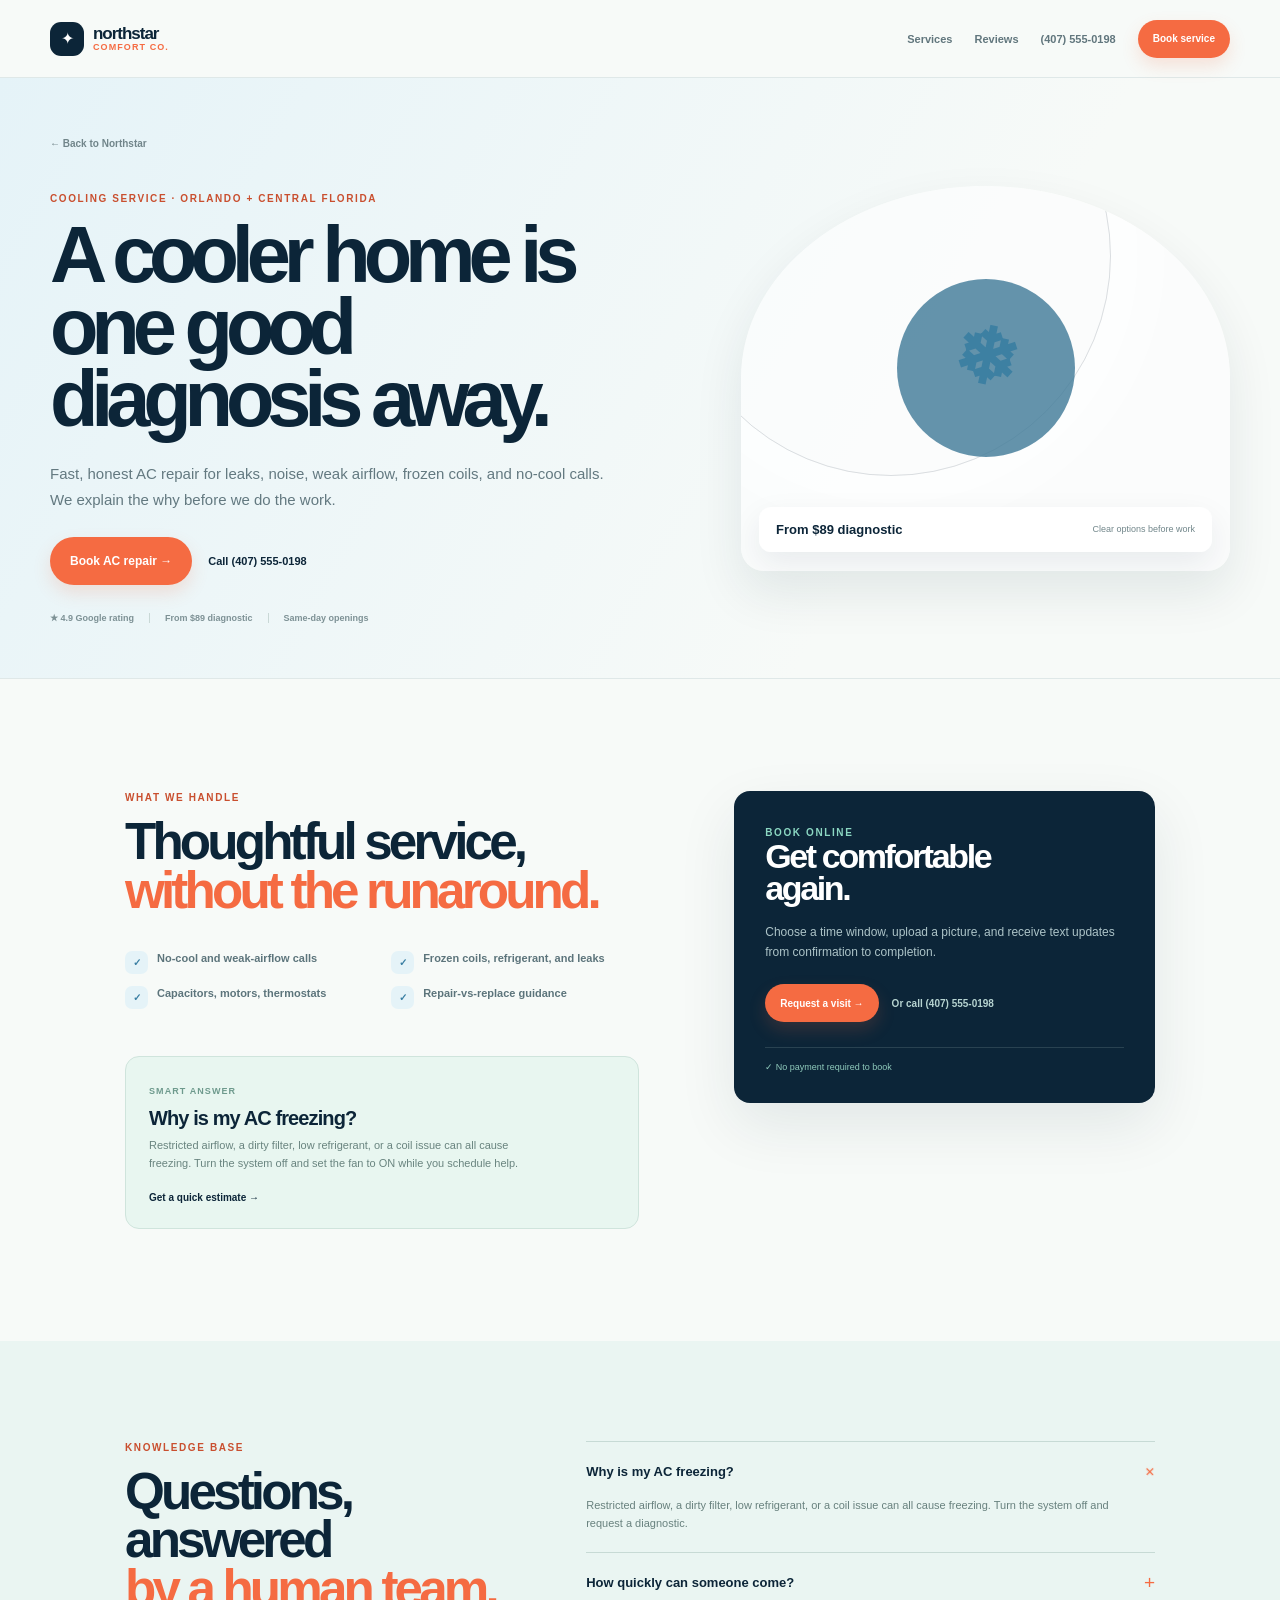
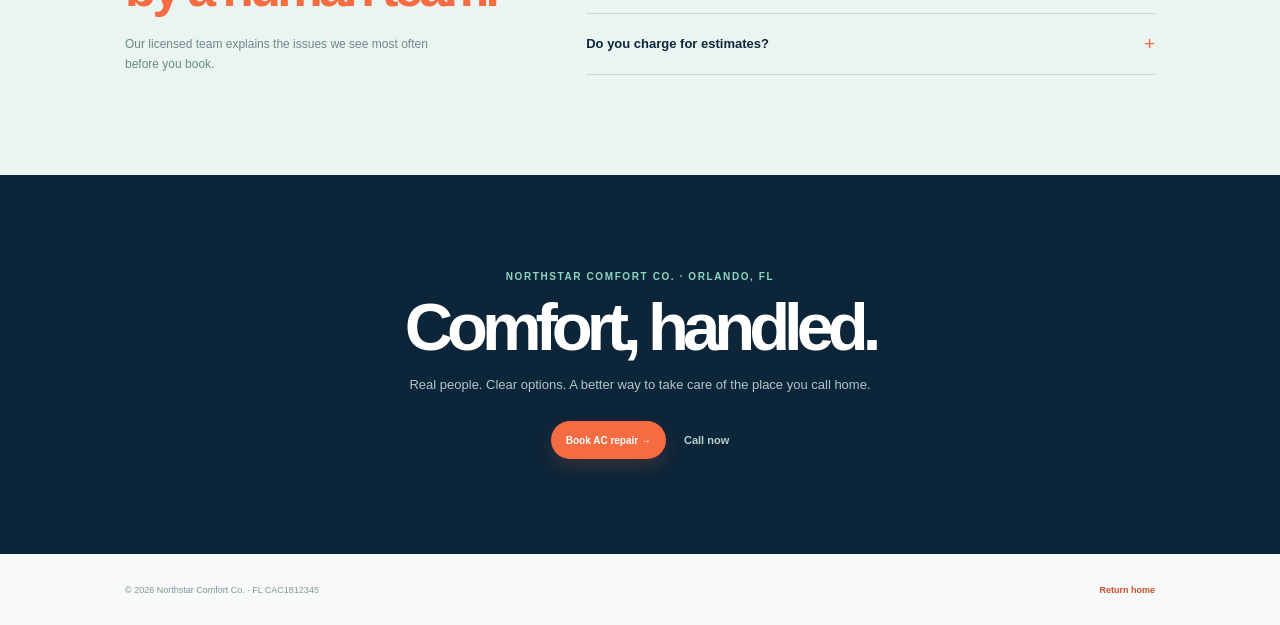
<file: DemoHVAC/services/ac-repair/index.html>
<!doctype html><html lang="en"><head><meta charset="utf-8"><meta name="viewport" content="width=device-width, initial-scale=1"><title>AC Repair in Orlando | Northstar Comfort Co.</title><meta name="description" content="Fast, honest AC repair in Orlando, Winter Park, and Central Florida. No-cool calls, frozen coils, refrigerant, airflow, thermostats, and clear pricing."><link rel="stylesheet" href="../../assets/styles.css"></head><body><main class="service-page"><header class="service-page-header"><a class="brand" href="../../"><span class="brand-mark">✦</span><span><strong>northstar</strong><small>comfort co.</small></span></a><nav><a href="../../#services">Services</a><a href="../../#reviews">Reviews</a><a href="tel:14075550198">(407) 555-0198</a><a class="service-header-cta" href="../../#booking">Book service</a></nav></header><section class="service-hero" style="background:linear-gradient(120deg,#e5f3f8,#f7faf8 70%)"><div class="service-hero-inner"><div class="service-hero-copy"><a class="service-back" href="../../">← Back to Northstar</a><p class="eyebrow">Cooling service · Orlando + Central Florida</p><h1>A cooler home is one good diagnosis away.</h1><p class="service-hero-description">Fast, honest AC repair for leaks, noise, weak airflow, frozen coils, and no-cool calls. We explain the why before we do the work.</p><div class="service-hero-actions"><a class="service-header-cta service-hero-button" href="../../#booking">Book AC repair →</a><a class="service-call-link" href="tel:14075550198">Call (407) 555-0198</a></div><div class="service-trust"><span>★ 4.9 Google rating</span><span>From $89 diagnostic</span><span>Same-day openings</span></div></div><div class="service-hero-art"><span class="service-art-ring"></span><span class="service-art-orb" style="background:#397ea2"></span><span class="service-art-icon" style="color:#397ea2">❄</span><span class="service-art-card"><strong>From $89 diagnostic</strong><small>Clear options before work</small></span></div></div></section><section class="service-content"><div class="service-content-main"><p class="eyebrow">What we handle</p><h2>Thoughtful service,<br><em>without the runaround.</em></h2><div class="service-bullet-grid"><div><span style="background:#e5f3f8;color:#397ea2">✓</span><strong>No-cool and weak-airflow calls</strong></div><div><span style="background:#e5f3f8;color:#397ea2">✓</span><strong>Frozen coils, refrigerant, and leaks</strong></div><div><span style="background:#e5f3f8;color:#397ea2">✓</span><strong>Capacitors, motors, thermostats</strong></div><div><span style="background:#e5f3f8;color:#397ea2">✓</span><strong>Repair-vs-replace guidance</strong></div></div><div class="service-answer-card"><span class="service-answer-kicker">Smart answer</span><h3>Why is my AC freezing?</h3><p>Restricted airflow, a dirty filter, low refrigerant, or a coil issue can all cause freezing. Turn the system off and set the fan to ON while you schedule help.</p><a href="../../#estimator">Get a quick estimate →</a></div></div><aside class="service-book-card"><span class="eyebrow eyebrow-light">Book online</span><h3>Get comfortable<br>again.</h3><p>Choose a time window, upload a picture, and receive text updates from confirmation to completion.</p><a class="service-header-cta" href="../../#booking">Request a visit →</a><a class="service-call-link" href="tel:14075550198">Or call (407) 555-0198</a><div class="service-book-note">✓ No payment required to book</div></aside></section><section class="service-faq"><div class="service-faq-inner"><div><p class="eyebrow">Knowledge base</p><h2>Questions, answered<br><em>by a human team.</em></h2><p class="service-faq-intro">Our licensed team explains the issues we see most often before you book.</p></div><div class="service-faq-list"><details open><summary>Why is my AC freezing?<span>+</span></summary><p>Restricted airflow, a dirty filter, low refrigerant, or a coil issue can all cause freezing. Turn the system off and request a diagnostic.</p></details><details><summary>How quickly can someone come?<span>+</span></summary><p>We show live availability when you book. Many Orlando service calls are available the same day.</p></details><details><summary>Do you charge for estimates?<span>+</span></summary><p>Our standard diagnostic starts at $89 and the fee may apply toward qualifying repairs.</p></details></div></div></section><section class="service-final-cta"><div><p class="eyebrow eyebrow-light">Northstar Comfort Co. · Orlando, FL</p><h2>Comfort, handled.</h2><p>Real people. Clear options. A better way to take care of the place you call home.</p><div><a class="service-header-cta" href="../../#booking">Book AC repair →</a><a href="tel:14075550198">Call now</a></div></div></section><footer class="service-page-footer"><span>© 2026 Northstar Comfort Co. · FL CAC1812345</span><a href="../../">Return home</a></footer></main></body></html>
</file>
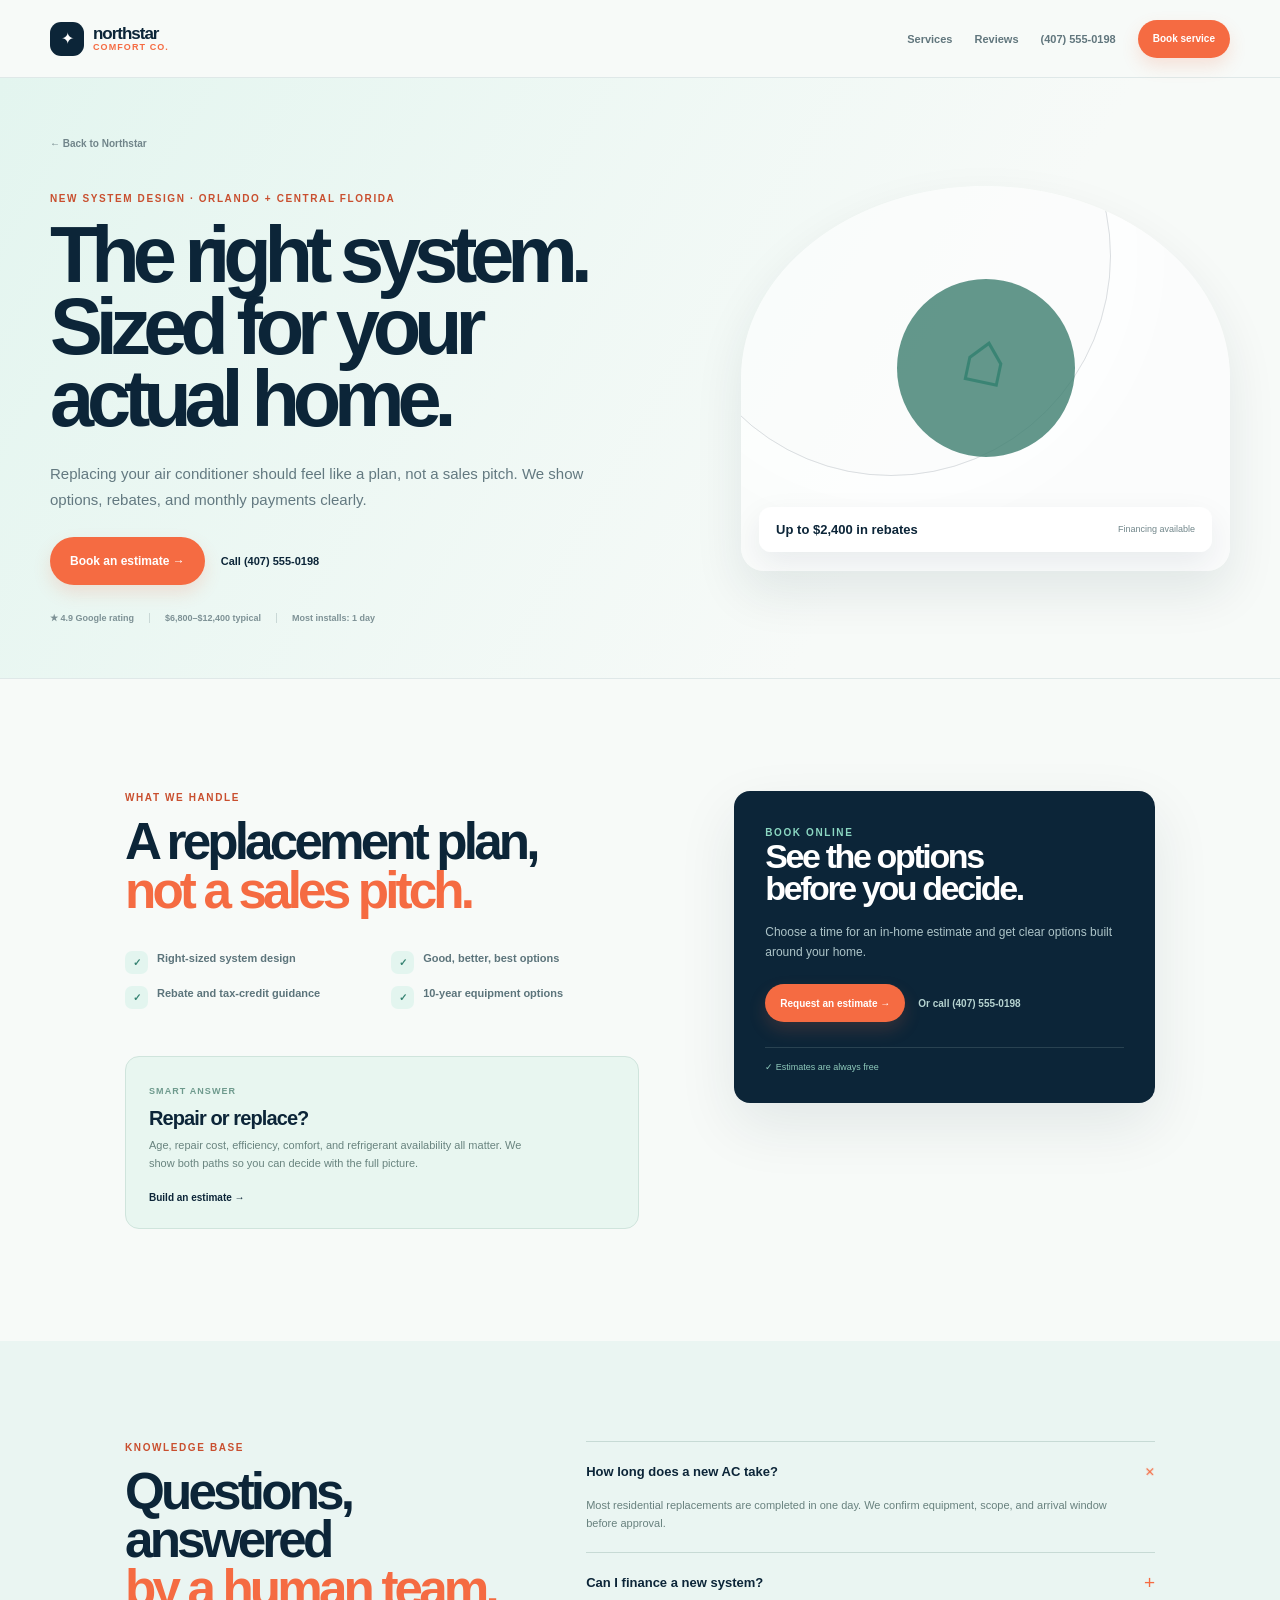
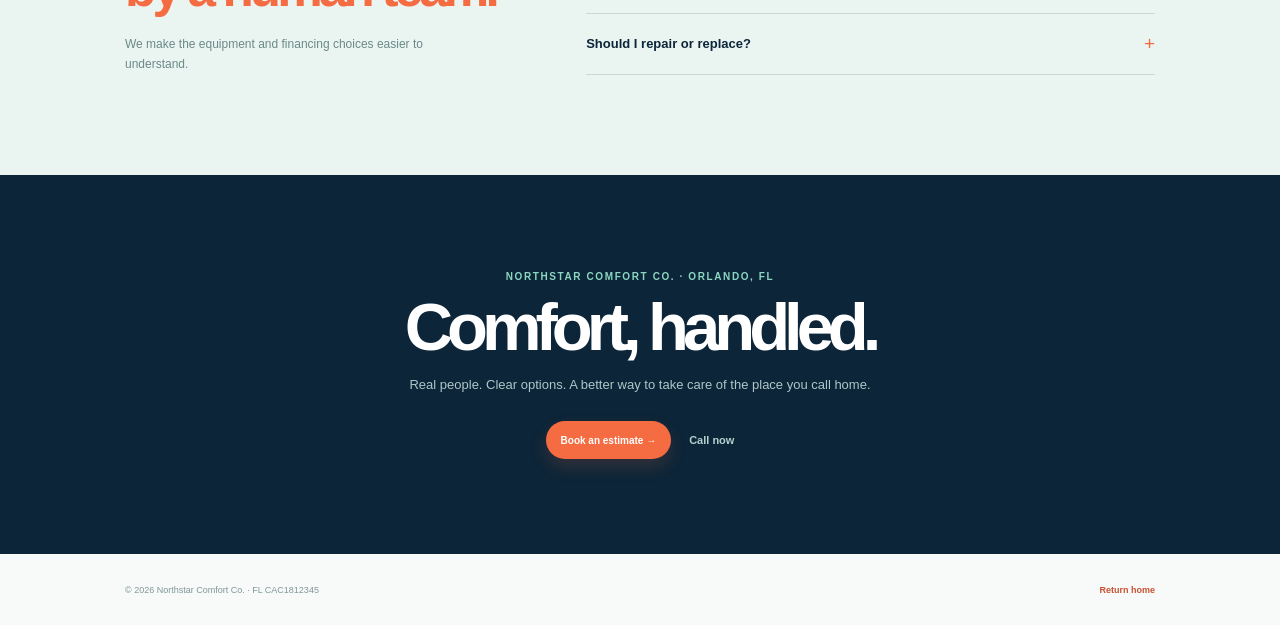
<file: DemoHVAC/services/ac-replacement/index.html>
<!doctype html><html lang="en"><head><meta charset="utf-8"><meta name="viewport" content="width=device-width, initial-scale=1"><title>AC Replacement in Orlando | Northstar Comfort Co.</title><meta name="description" content="Right-sized AC replacement in Orlando with clear good-better-best options, rebates, financing, and one-day installation plans."><link rel="stylesheet" href="../../assets/styles.css"></head><body><main class="service-page"><header class="service-page-header"><a class="brand" href="../../"><span class="brand-mark">✦</span><span><strong>northstar</strong><small>comfort co.</small></span></a><nav><a href="../../#services">Services</a><a href="../../#reviews">Reviews</a><a href="tel:14075550198">(407) 555-0198</a><a class="service-header-cta" href="../../#booking">Book service</a></nav></header><section class="service-hero" style="background:linear-gradient(120deg,#e3f5ef,#f7faf8 70%)"><div class="service-hero-inner"><div class="service-hero-copy"><a class="service-back" href="../../">← Back to Northstar</a><p class="eyebrow">New system design · Orlando + Central Florida</p><h1>The right system. Sized for your actual home.</h1><p class="service-hero-description">Replacing your air conditioner should feel like a plan, not a sales pitch. We show options, rebates, and monthly payments clearly.</p><div class="service-hero-actions"><a class="service-header-cta service-hero-button" href="../../#booking">Book an estimate →</a><a class="service-call-link" href="tel:14075550198">Call (407) 555-0198</a></div><div class="service-trust"><span>★ 4.9 Google rating</span><span>$6,800–$12,400 typical</span><span>Most installs: 1 day</span></div></div><div class="service-hero-art"><span class="service-art-ring"></span><span class="service-art-orb" style="background:#368372"></span><span class="service-art-icon" style="color:#368372">⌂</span><span class="service-art-card"><strong>Up to $2,400 in rebates</strong><small>Financing available</small></span></div></div></section><section class="service-content"><div class="service-content-main"><p class="eyebrow">What we handle</p><h2>A replacement plan,<br><em>not a sales pitch.</em></h2><div class="service-bullet-grid"><div><span style="background:#e3f5ef;color:#368372">✓</span><strong>Right-sized system design</strong></div><div><span style="background:#e3f5ef;color:#368372">✓</span><strong>Good, better, best options</strong></div><div><span style="background:#e3f5ef;color:#368372">✓</span><strong>Rebate and tax-credit guidance</strong></div><div><span style="background:#e3f5ef;color:#368372">✓</span><strong>10-year equipment options</strong></div></div><div class="service-answer-card"><span class="service-answer-kicker">Smart answer</span><h3>Repair or replace?</h3><p>Age, repair cost, efficiency, comfort, and refrigerant availability all matter. We show both paths so you can decide with the full picture.</p><a href="../../#estimator">Build an estimate →</a></div></div><aside class="service-book-card"><span class="eyebrow eyebrow-light">Book online</span><h3>See the options<br>before you decide.</h3><p>Choose a time for an in-home estimate and get clear options built around your home.</p><a class="service-header-cta" href="../../#booking">Request an estimate →</a><a class="service-call-link" href="tel:14075550198">Or call (407) 555-0198</a><div class="service-book-note">✓ Estimates are always free</div></aside></section><section class="service-faq"><div class="service-faq-inner"><div><p class="eyebrow">Knowledge base</p><h2>Questions, answered<br><em>by a human team.</em></h2><p class="service-faq-intro">We make the equipment and financing choices easier to understand.</p></div><div class="service-faq-list"><details open><summary>How long does a new AC take?<span>+</span></summary><p>Most residential replacements are completed in one day. We confirm equipment, scope, and arrival window before approval.</p></details><details><summary>Can I finance a new system?<span>+</span></summary><p>Qualified customers can choose promotional offers or longer monthly payment options with a soft credit inquiry.</p></details><details><summary>Should I repair or replace?<span>+</span></summary><p>We compare age, repair history, efficiency, comfort, and total cost for both paths.</p></details></div></div></section><section class="service-final-cta"><div><p class="eyebrow eyebrow-light">Northstar Comfort Co. · Orlando, FL</p><h2>Comfort, handled.</h2><p>Real people. Clear options. A better way to take care of the place you call home.</p><div><a class="service-header-cta" href="../../#booking">Book an estimate →</a><a href="tel:14075550198">Call now</a></div></div></section><footer class="service-page-footer"><span>© 2026 Northstar Comfort Co. · FL CAC1812345</span><a href="../../">Return home</a></footer></main></body></html>
</file>
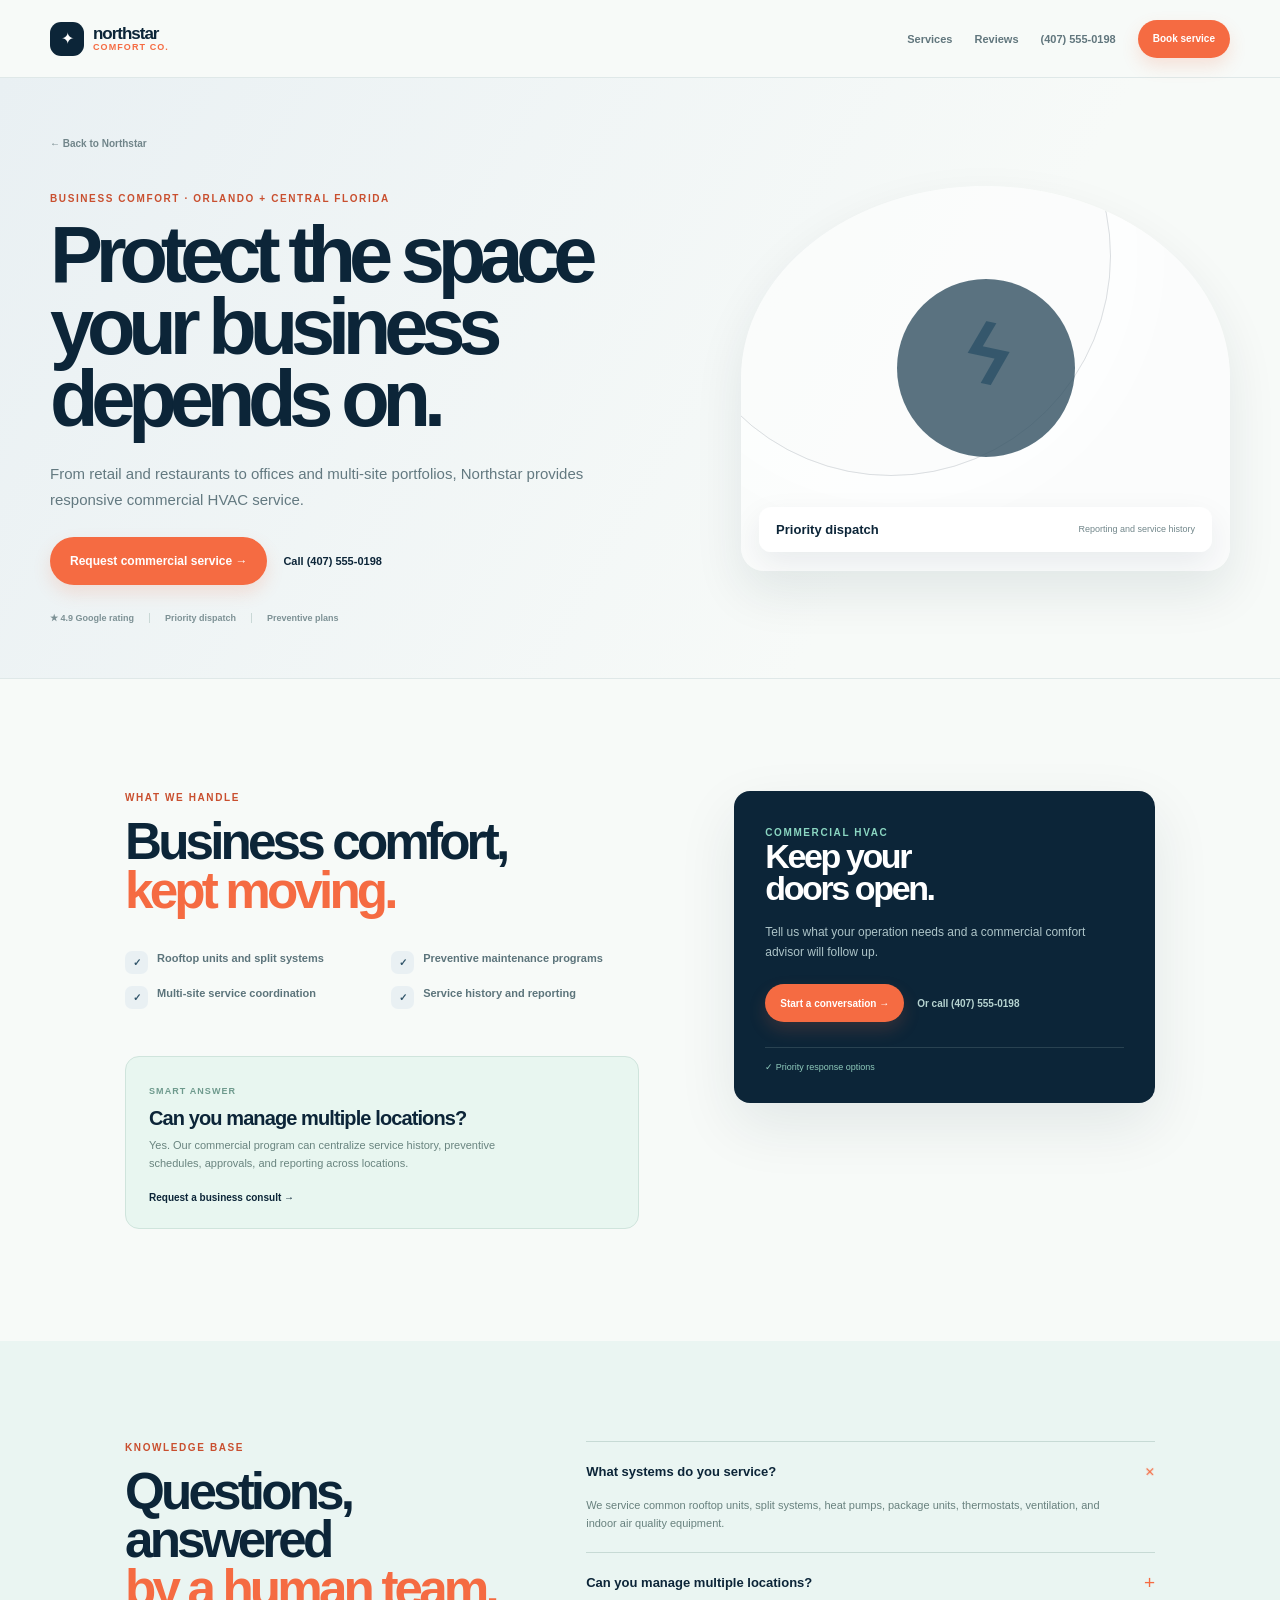
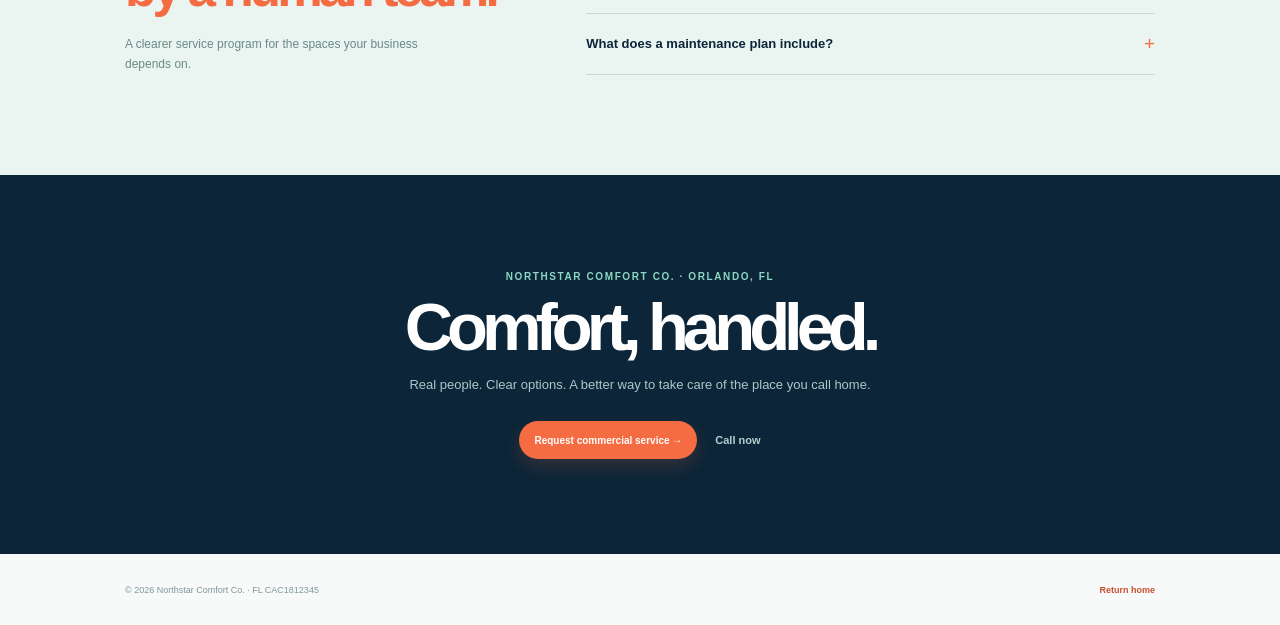
<file: DemoHVAC/services/commercial-hvac/index.html>
<!doctype html><html lang="en"><head><meta charset="utf-8"><meta name="viewport" content="width=device-width, initial-scale=1"><title>Commercial HVAC in Orlando | Northstar Comfort Co.</title><meta name="description" content="Commercial HVAC repair, preventive maintenance, rooftop units, split systems, multi-site coordination, and service reporting in Central Florida."><link rel="stylesheet" href="../../assets/styles.css"></head><body><main class="service-page"><header class="service-page-header"><a class="brand" href="../../"><span class="brand-mark">✦</span><span><strong>northstar</strong><small>comfort co.</small></span></a><nav><a href="../../#services">Services</a><a href="../../#reviews">Reviews</a><a href="tel:14075550198">(407) 555-0198</a><a class="service-header-cta" href="../../#booking">Book service</a></nav></header><section class="service-hero" style="background:linear-gradient(120deg,#e9f0f3,#f7faf8 70%)"><div class="service-hero-inner"><div class="service-hero-copy"><a class="service-back" href="../../">← Back to Northstar</a><p class="eyebrow">Business comfort · Orlando + Central Florida</p><h1>Protect the space your business depends on.</h1><p class="service-hero-description">From retail and restaurants to offices and multi-site portfolios, Northstar provides responsive commercial HVAC service.</p><div class="service-hero-actions"><a class="service-header-cta service-hero-button" href="../../#booking">Request commercial service →</a><a class="service-call-link" href="tel:14075550198">Call (407) 555-0198</a></div><div class="service-trust"><span>★ 4.9 Google rating</span><span>Priority dispatch</span><span>Preventive plans</span></div></div><div class="service-hero-art"><span class="service-art-ring"></span><span class="service-art-orb" style="background:#31556a"></span><span class="service-art-icon" style="color:#31556a">ϟ</span><span class="service-art-card"><strong>Priority dispatch</strong><small>Reporting and service history</small></span></div></div></section><section class="service-content"><div class="service-content-main"><p class="eyebrow">What we handle</p><h2>Business comfort,<br><em>kept moving.</em></h2><div class="service-bullet-grid"><div><span style="background:#e9f0f3;color:#31556a">✓</span><strong>Rooftop units and split systems</strong></div><div><span style="background:#e9f0f3;color:#31556a">✓</span><strong>Preventive maintenance programs</strong></div><div><span style="background:#e9f0f3;color:#31556a">✓</span><strong>Multi-site service coordination</strong></div><div><span style="background:#e9f0f3;color:#31556a">✓</span><strong>Service history and reporting</strong></div></div><div class="service-answer-card"><span class="service-answer-kicker">Smart answer</span><h3>Can you manage multiple locations?</h3><p>Yes. Our commercial program can centralize service history, preventive schedules, approvals, and reporting across locations.</p><a href="../../#booking">Request a business consult →</a></div></div><aside class="service-book-card"><span class="eyebrow eyebrow-light">Commercial HVAC</span><h3>Keep your<br>doors open.</h3><p>Tell us what your operation needs and a commercial comfort advisor will follow up.</p><a class="service-header-cta" href="../../#booking">Start a conversation →</a><a class="service-call-link" href="tel:14075550198">Or call (407) 555-0198</a><div class="service-book-note">✓ Priority response options</div></aside></section><section class="service-faq"><div class="service-faq-inner"><div><p class="eyebrow">Knowledge base</p><h2>Questions, answered<br><em>by a human team.</em></h2><p class="service-faq-intro">A clearer service program for the spaces your business depends on.</p></div><div class="service-faq-list"><details open><summary>What systems do you service?<span>+</span></summary><p>We service common rooftop units, split systems, heat pumps, package units, thermostats, ventilation, and indoor air quality equipment.</p></details><details><summary>Can you manage multiple locations?<span>+</span></summary><p>Yes. We can coordinate service history, preventive schedules, approvals, and reporting across locations.</p></details><details><summary>What does a maintenance plan include?<span>+</span></summary><p>We tailor visits to your equipment and operating needs, checking safety, electrical components, coils, airflow, and controls.</p></details></div></div></section><section class="service-final-cta"><div><p class="eyebrow eyebrow-light">Northstar Comfort Co. · Orlando, FL</p><h2>Comfort, handled.</h2><p>Real people. Clear options. A better way to take care of the place you call home.</p><div><a class="service-header-cta" href="../../#booking">Request commercial service →</a><a href="tel:14075550198">Call now</a></div></div></section><footer class="service-page-footer"><span>© 2026 Northstar Comfort Co. · FL CAC1812345</span><a href="../../">Return home</a></footer></main></body></html>
</file>
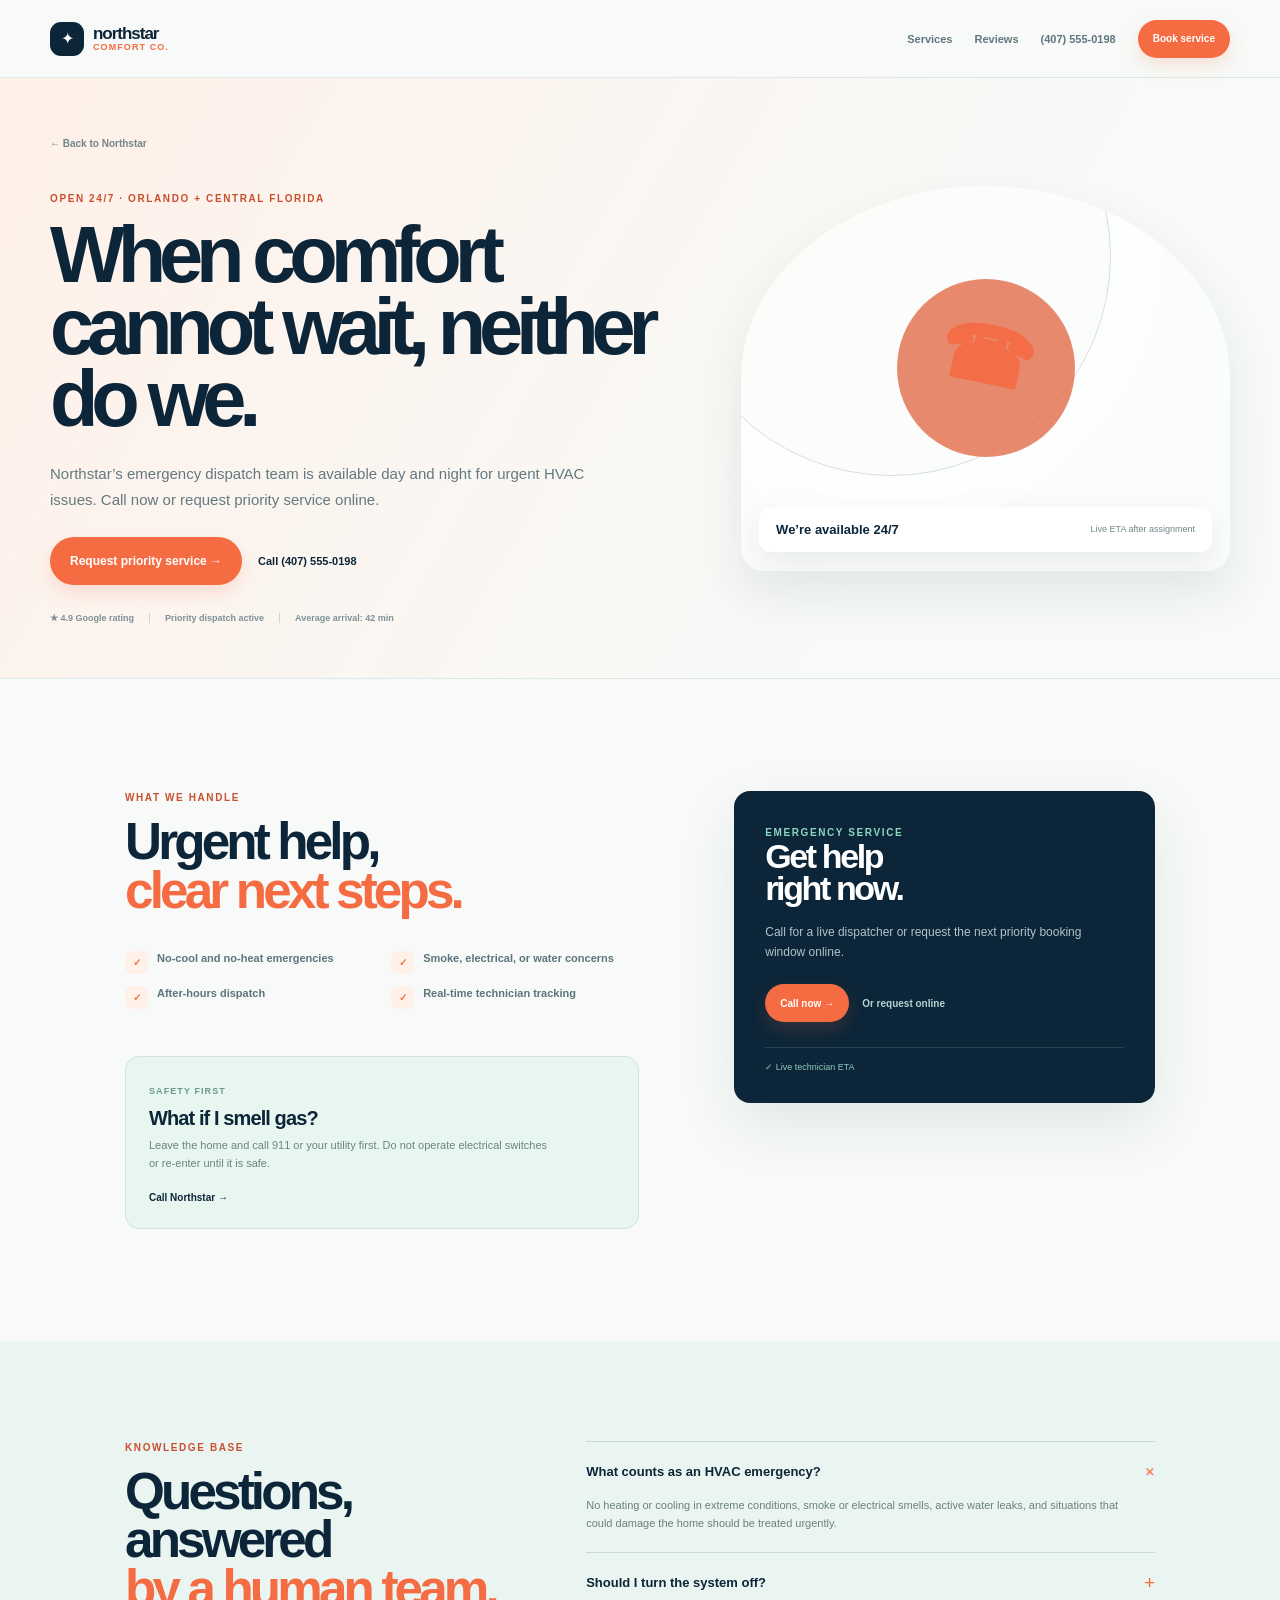
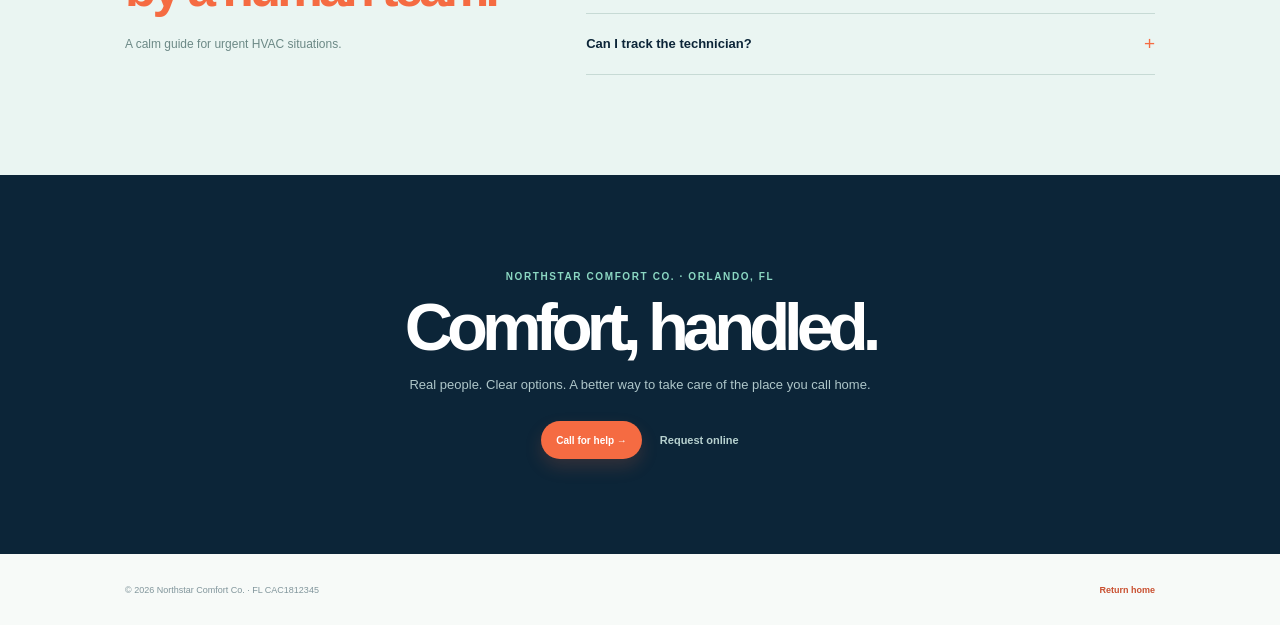
<file: DemoHVAC/services/emergency-service/index.html>
<!doctype html><html lang="en"><head><meta charset="utf-8"><meta name="viewport" content="width=device-width, initial-scale=1"><title>24/7 Emergency HVAC Service in Orlando | Northstar Comfort Co.</title><meta name="description" content="24/7 emergency HVAC dispatch in Orlando and Central Florida for no-cool, no-heat, smoke, electrical, water, and urgent comfort issues."><link rel="stylesheet" href="../../assets/styles.css"></head><body><main class="service-page"><header class="service-page-header"><a class="brand" href="../../"><span class="brand-mark">✦</span><span><strong>northstar</strong><small>comfort co.</small></span></a><nav><a href="../../#services">Services</a><a href="../../#reviews">Reviews</a><a href="tel:14075550198">(407) 555-0198</a><a class="service-header-cta" href="../../#booking">Book service</a></nav></header><section class="service-hero" style="background:linear-gradient(120deg,#fff0e8,#f7faf8 70%)"><div class="service-hero-inner"><div class="service-hero-copy"><a class="service-back" href="../../">← Back to Northstar</a><p class="eyebrow">Open 24/7 · Orlando + Central Florida</p><h1>When comfort cannot wait, neither do we.</h1><p class="service-hero-description">Northstar’s emergency dispatch team is available day and night for urgent HVAC issues. Call now or request priority service online.</p><div class="service-hero-actions"><a class="service-header-cta service-hero-button" href="../../#booking">Request priority service →</a><a class="service-call-link" href="tel:14075550198">Call (407) 555-0198</a></div><div class="service-trust"><span>★ 4.9 Google rating</span><span>Priority dispatch active</span><span>Average arrival: 42 min</span></div></div><div class="service-hero-art"><span class="service-art-ring"></span><span class="service-art-orb" style="background:#f56b42"></span><span class="service-art-icon" style="color:#f56b42">☎</span><span class="service-art-card"><strong>We’re available 24/7</strong><small>Live ETA after assignment</small></span></div></div></section><section class="service-content"><div class="service-content-main"><p class="eyebrow">What we handle</p><h2>Urgent help,<br><em>clear next steps.</em></h2><div class="service-bullet-grid"><div><span style="background:#fff0e8;color:#f56b42">✓</span><strong>No-cool and no-heat emergencies</strong></div><div><span style="background:#fff0e8;color:#f56b42">✓</span><strong>Smoke, electrical, or water concerns</strong></div><div><span style="background:#fff0e8;color:#f56b42">✓</span><strong>After-hours dispatch</strong></div><div><span style="background:#fff0e8;color:#f56b42">✓</span><strong>Real-time technician tracking</strong></div></div><div class="service-answer-card"><span class="service-answer-kicker">Safety first</span><h3>What if I smell gas?</h3><p>Leave the home and call 911 or your utility first. Do not operate electrical switches or re-enter until it is safe.</p><a href="tel:14075550198">Call Northstar →</a></div></div><aside class="service-book-card"><span class="eyebrow eyebrow-light">Emergency service</span><h3>Get help<br>right now.</h3><p>Call for a live dispatcher or request the next priority booking window online.</p><a class="service-header-cta" href="tel:14075550198">Call now →</a><a class="service-call-link" href="../../#booking">Or request online</a><div class="service-book-note">✓ Live technician ETA</div></aside></section><section class="service-faq"><div class="service-faq-inner"><div><p class="eyebrow">Knowledge base</p><h2>Questions, answered<br><em>by a human team.</em></h2><p class="service-faq-intro">A calm guide for urgent HVAC situations.</p></div><div class="service-faq-list"><details open><summary>What counts as an HVAC emergency?<span>+</span></summary><p>No heating or cooling in extreme conditions, smoke or electrical smells, active water leaks, and situations that could damage the home should be treated urgently.</p></details><details><summary>Should I turn the system off?<span>+</span></summary><p>If there is smoke, a burning smell, active water, or unusual electrical behavior, turn the system off safely and call.</p></details><details><summary>Can I track the technician?<span>+</span></summary><p>Yes. We send appointment updates and a live ETA once a technician is assigned.</p></details></div></div></section><section class="service-final-cta"><div><p class="eyebrow eyebrow-light">Northstar Comfort Co. · Orlando, FL</p><h2>Comfort, handled.</h2><p>Real people. Clear options. A better way to take care of the place you call home.</p><div><a class="service-header-cta" href="tel:14075550198">Call for help →</a><a href="../../#booking">Request online</a></div></div></section><footer class="service-page-footer"><span>© 2026 Northstar Comfort Co. · FL CAC1812345</span><a href="../../">Return home</a></footer></main></body></html>
</file>
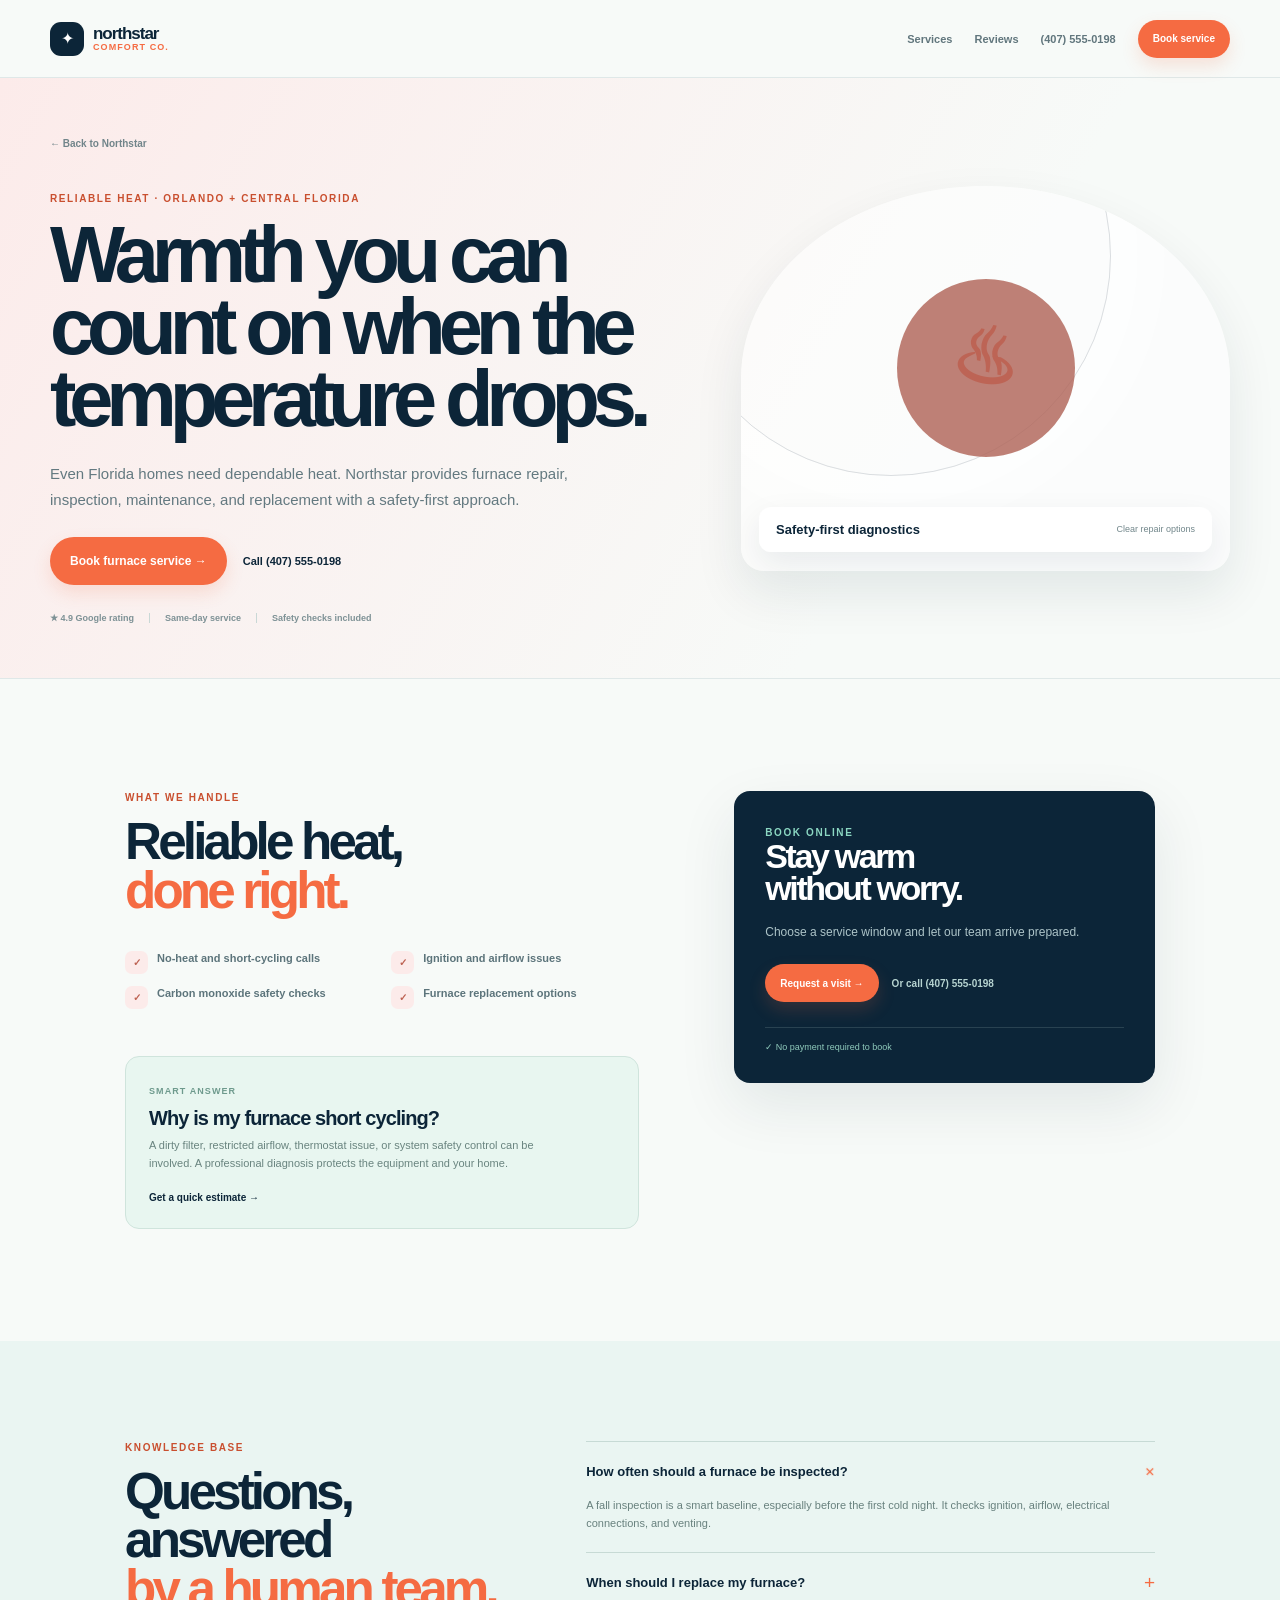
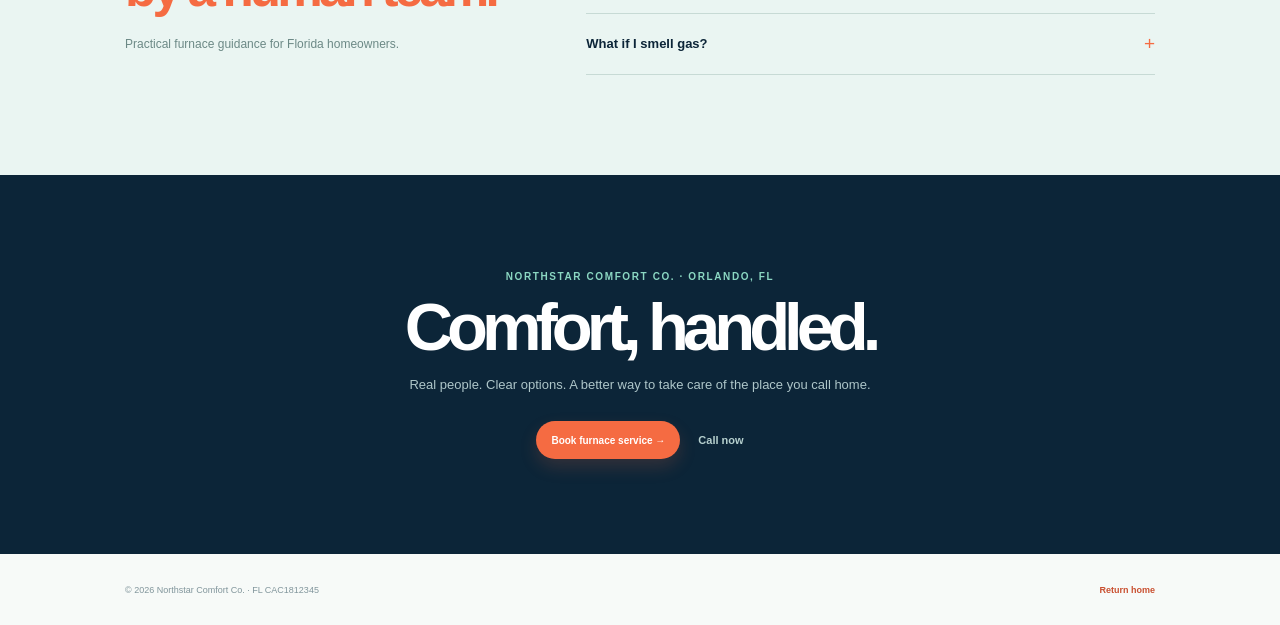
<file: DemoHVAC/services/furnace/index.html>
<!doctype html><html lang="en"><head><meta charset="utf-8"><meta name="viewport" content="width=device-width, initial-scale=1"><title>Furnace Service in Orlando | Northstar Comfort Co.</title><meta name="description" content="Furnace repair, inspection, maintenance, and replacement in Orlando and Central Florida. Safety-first service with clear options."><link rel="stylesheet" href="../../assets/styles.css"></head><body><main class="service-page"><header class="service-page-header"><a class="brand" href="../../"><span class="brand-mark">✦</span><span><strong>northstar</strong><small>comfort co.</small></span></a><nav><a href="../../#services">Services</a><a href="../../#reviews">Reviews</a><a href="tel:14075550198">(407) 555-0198</a><a class="service-header-cta" href="../../#booking">Book service</a></nav></header><section class="service-hero" style="background:linear-gradient(120deg,#fcebea,#f7faf8 70%)"><div class="service-hero-inner"><div class="service-hero-copy"><a class="service-back" href="../../">← Back to Northstar</a><p class="eyebrow">Reliable heat · Orlando + Central Florida</p><h1>Warmth you can count on when the temperature drops.</h1><p class="service-hero-description">Even Florida homes need dependable heat. Northstar provides furnace repair, inspection, maintenance, and replacement with a safety-first approach.</p><div class="service-hero-actions"><a class="service-header-cta service-hero-button" href="../../#booking">Book furnace service →</a><a class="service-call-link" href="tel:14075550198">Call (407) 555-0198</a></div><div class="service-trust"><span>★ 4.9 Google rating</span><span>Same-day service</span><span>Safety checks included</span></div></div><div class="service-hero-art"><span class="service-art-ring"></span><span class="service-art-orb" style="background:#bd6252"></span><span class="service-art-icon" style="color:#bd6252">♨</span><span class="service-art-card"><strong>Safety-first diagnostics</strong><small>Clear repair options</small></span></div></div></section><section class="service-content"><div class="service-content-main"><p class="eyebrow">What we handle</p><h2>Reliable heat,<br><em>done right.</em></h2><div class="service-bullet-grid"><div><span style="background:#fcebea;color:#bd6252">✓</span><strong>No-heat and short-cycling calls</strong></div><div><span style="background:#fcebea;color:#bd6252">✓</span><strong>Ignition and airflow issues</strong></div><div><span style="background:#fcebea;color:#bd6252">✓</span><strong>Carbon monoxide safety checks</strong></div><div><span style="background:#fcebea;color:#bd6252">✓</span><strong>Furnace replacement options</strong></div></div><div class="service-answer-card"><span class="service-answer-kicker">Smart answer</span><h3>Why is my furnace short cycling?</h3><p>A dirty filter, restricted airflow, thermostat issue, or system safety control can be involved. A professional diagnosis protects the equipment and your home.</p><a href="../../#estimator">Get a quick estimate →</a></div></div><aside class="service-book-card"><span class="eyebrow eyebrow-light">Book online</span><h3>Stay warm<br>without worry.</h3><p>Choose a service window and let our team arrive prepared.</p><a class="service-header-cta" href="../../#booking">Request a visit →</a><a class="service-call-link" href="tel:14075550198">Or call (407) 555-0198</a><div class="service-book-note">✓ No payment required to book</div></aside></section><section class="service-faq"><div class="service-faq-inner"><div><p class="eyebrow">Knowledge base</p><h2>Questions, answered<br><em>by a human team.</em></h2><p class="service-faq-intro">Practical furnace guidance for Florida homeowners.</p></div><div class="service-faq-list"><details open><summary>How often should a furnace be inspected?<span>+</span></summary><p>A fall inspection is a smart baseline, especially before the first cold night. It checks ignition, airflow, electrical connections, and venting.</p></details><details><summary>When should I replace my furnace?<span>+</span></summary><p>Age, safety, repair history, comfort, and efficiency should all be considered. We show both paths side by side.</p></details><details><summary>What if I smell gas?<span>+</span></summary><p>Leave the home and call 911 or your utility first. Do not operate electrical switches or re-enter until it is safe.</p></details></div></div></section><section class="service-final-cta"><div><p class="eyebrow eyebrow-light">Northstar Comfort Co. · Orlando, FL</p><h2>Comfort, handled.</h2><p>Real people. Clear options. A better way to take care of the place you call home.</p><div><a class="service-header-cta" href="../../#booking">Book furnace service →</a><a href="tel:14075550198">Call now</a></div></div></section><footer class="service-page-footer"><span>© 2026 Northstar Comfort Co. · FL CAC1812345</span><a href="../../">Return home</a></footer></main></body></html>
</file>
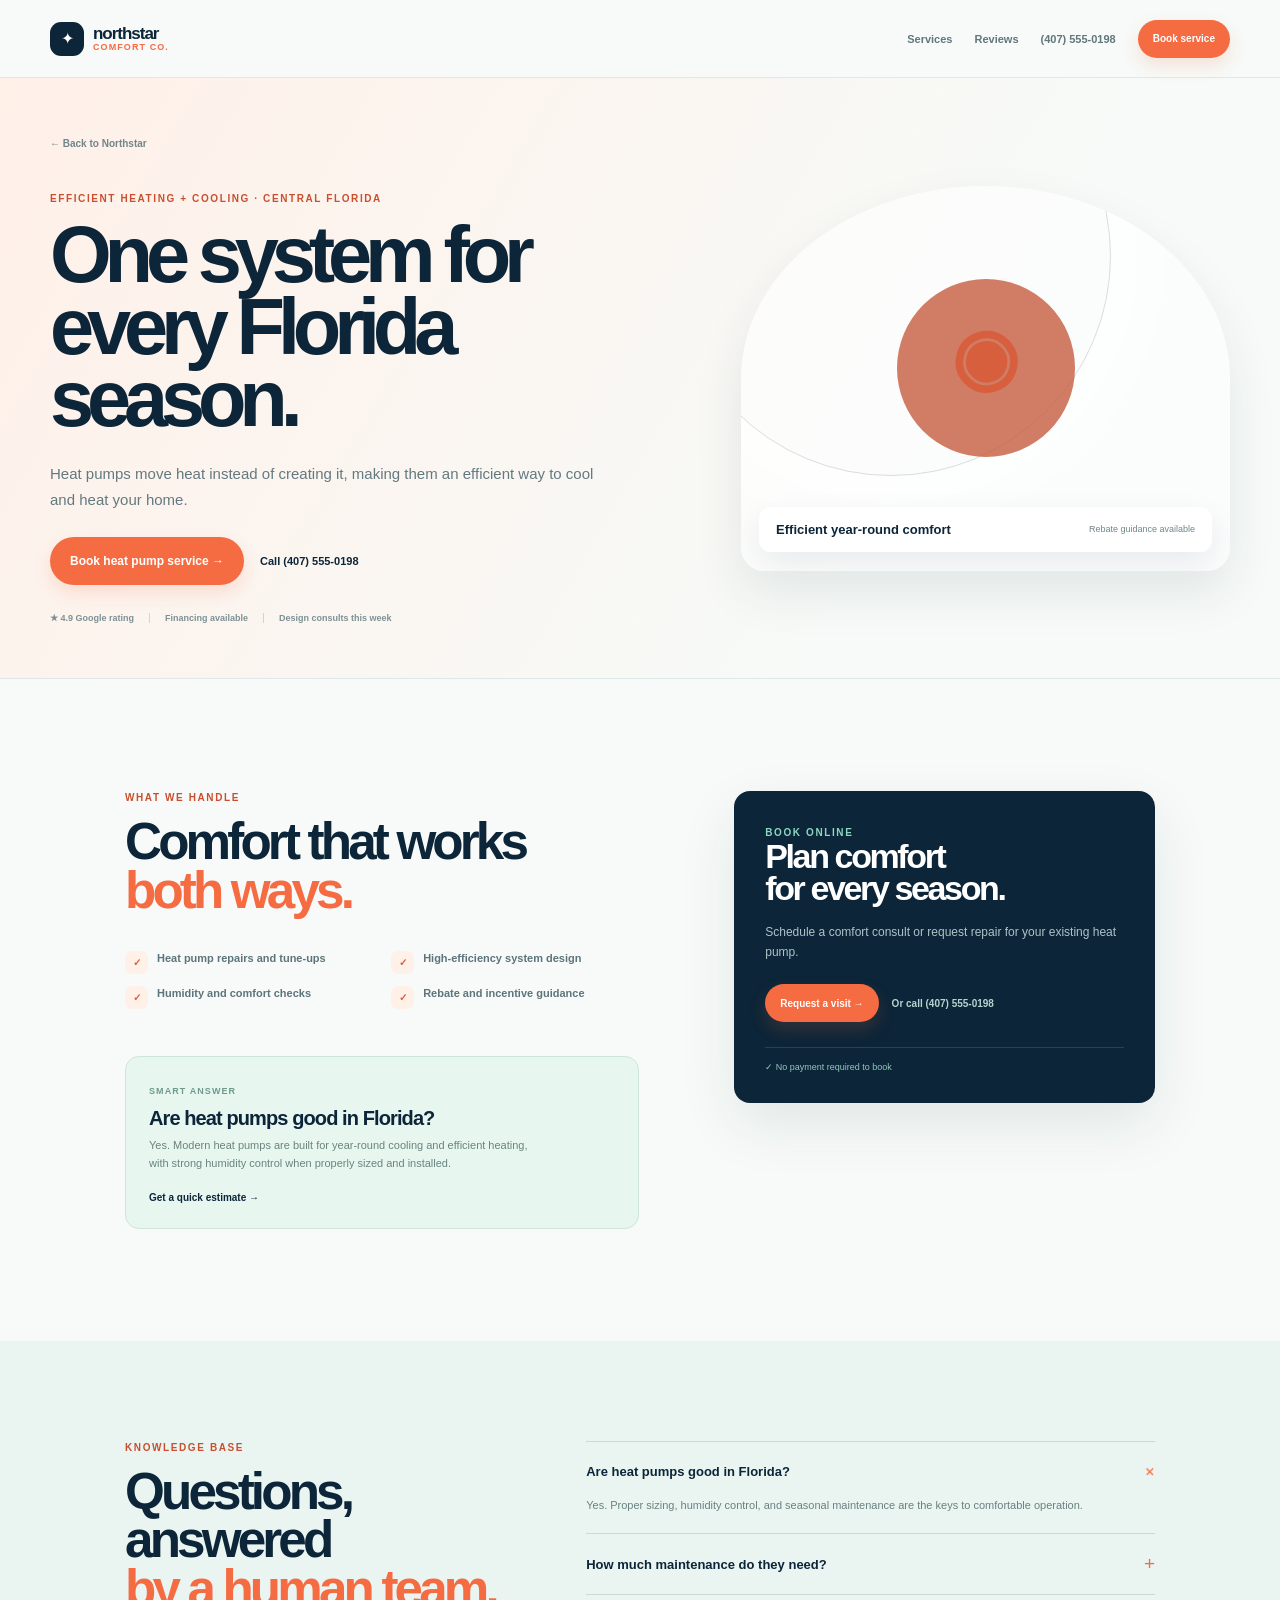
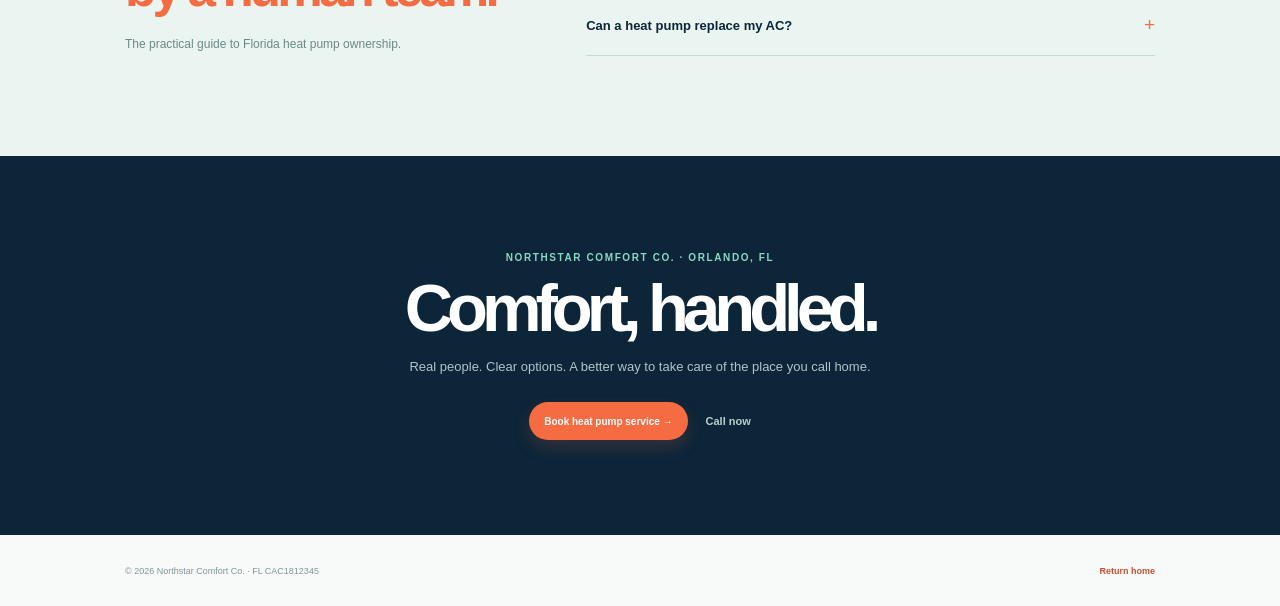
<file: DemoHVAC/services/heat-pump/index.html>
<!doctype html><html lang="en"><head><meta charset="utf-8"><meta name="viewport" content="width=device-width, initial-scale=1"><title>Heat Pump Service in Orlando | Northstar Comfort Co.</title><meta name="description" content="Heat pump repair, replacement, maintenance, and design in Orlando and Central Florida. Efficient heating and cooling for every Florida season."><link rel="stylesheet" href="../../assets/styles.css"></head><body><main class="service-page"><header class="service-page-header"><a class="brand" href="../../"><span class="brand-mark">✦</span><span><strong>northstar</strong><small>comfort co.</small></span></a><nav><a href="../../#services">Services</a><a href="../../#reviews">Reviews</a><a href="tel:14075550198">(407) 555-0198</a><a class="service-header-cta" href="../../#booking">Book service</a></nav></header><section class="service-hero" style="background:linear-gradient(120deg,#fff0e8,#f7faf8 70%)"><div class="service-hero-inner"><div class="service-hero-copy"><a class="service-back" href="../../">← Back to Northstar</a><p class="eyebrow">Efficient heating + cooling · Central Florida</p><h1>One system for every Florida season.</h1><p class="service-hero-description">Heat pumps move heat instead of creating it, making them an efficient way to cool and heat your home.</p><div class="service-hero-actions"><a class="service-header-cta service-hero-button" href="../../#booking">Book heat pump service →</a><a class="service-call-link" href="tel:14075550198">Call (407) 555-0198</a></div><div class="service-trust"><span>★ 4.9 Google rating</span><span>Financing available</span><span>Design consults this week</span></div></div><div class="service-hero-art"><span class="service-art-ring"></span><span class="service-art-orb" style="background:#d95c39"></span><span class="service-art-icon" style="color:#d95c39">◉</span><span class="service-art-card"><strong>Efficient year-round comfort</strong><small>Rebate guidance available</small></span></div></div></section><section class="service-content"><div class="service-content-main"><p class="eyebrow">What we handle</p><h2>Comfort that works<br><em>both ways.</em></h2><div class="service-bullet-grid"><div><span style="background:#fff0e8;color:#d95c39">✓</span><strong>Heat pump repairs and tune-ups</strong></div><div><span style="background:#fff0e8;color:#d95c39">✓</span><strong>High-efficiency system design</strong></div><div><span style="background:#fff0e8;color:#d95c39">✓</span><strong>Humidity and comfort checks</strong></div><div><span style="background:#fff0e8;color:#d95c39">✓</span><strong>Rebate and incentive guidance</strong></div></div><div class="service-answer-card"><span class="service-answer-kicker">Smart answer</span><h3>Are heat pumps good in Florida?</h3><p>Yes. Modern heat pumps are built for year-round cooling and efficient heating, with strong humidity control when properly sized and installed.</p><a href="../../#estimator">Get a quick estimate →</a></div></div><aside class="service-book-card"><span class="eyebrow eyebrow-light">Book online</span><h3>Plan comfort<br>for every season.</h3><p>Schedule a comfort consult or request repair for your existing heat pump.</p><a class="service-header-cta" href="../../#booking">Request a visit →</a><a class="service-call-link" href="tel:14075550198">Or call (407) 555-0198</a><div class="service-book-note">✓ No payment required to book</div></aside></section><section class="service-faq"><div class="service-faq-inner"><div><p class="eyebrow">Knowledge base</p><h2>Questions, answered<br><em>by a human team.</em></h2><p class="service-faq-intro">The practical guide to Florida heat pump ownership.</p></div><div class="service-faq-list"><details open><summary>Are heat pumps good in Florida?<span>+</span></summary><p>Yes. Proper sizing, humidity control, and seasonal maintenance are the keys to comfortable operation.</p></details><details><summary>How much maintenance do they need?<span>+</span></summary><p>Spring and fall checks verify coils, airflow, refrigerant, electrical components, and the changeover between modes.</p></details><details><summary>Can a heat pump replace my AC?<span>+</span></summary><p>In many homes, yes. We compare total cost, efficiency, and electrical needs before you decide.</p></details></div></div></section><section class="service-final-cta"><div><p class="eyebrow eyebrow-light">Northstar Comfort Co. · Orlando, FL</p><h2>Comfort, handled.</h2><p>Real people. Clear options. A better way to take care of the place you call home.</p><div><a class="service-header-cta" href="../../#booking">Book heat pump service →</a><a href="tel:14075550198">Call now</a></div></div></section><footer class="service-page-footer"><span>© 2026 Northstar Comfort Co. · FL CAC1812345</span><a href="../../">Return home</a></footer></main></body></html>
</file>
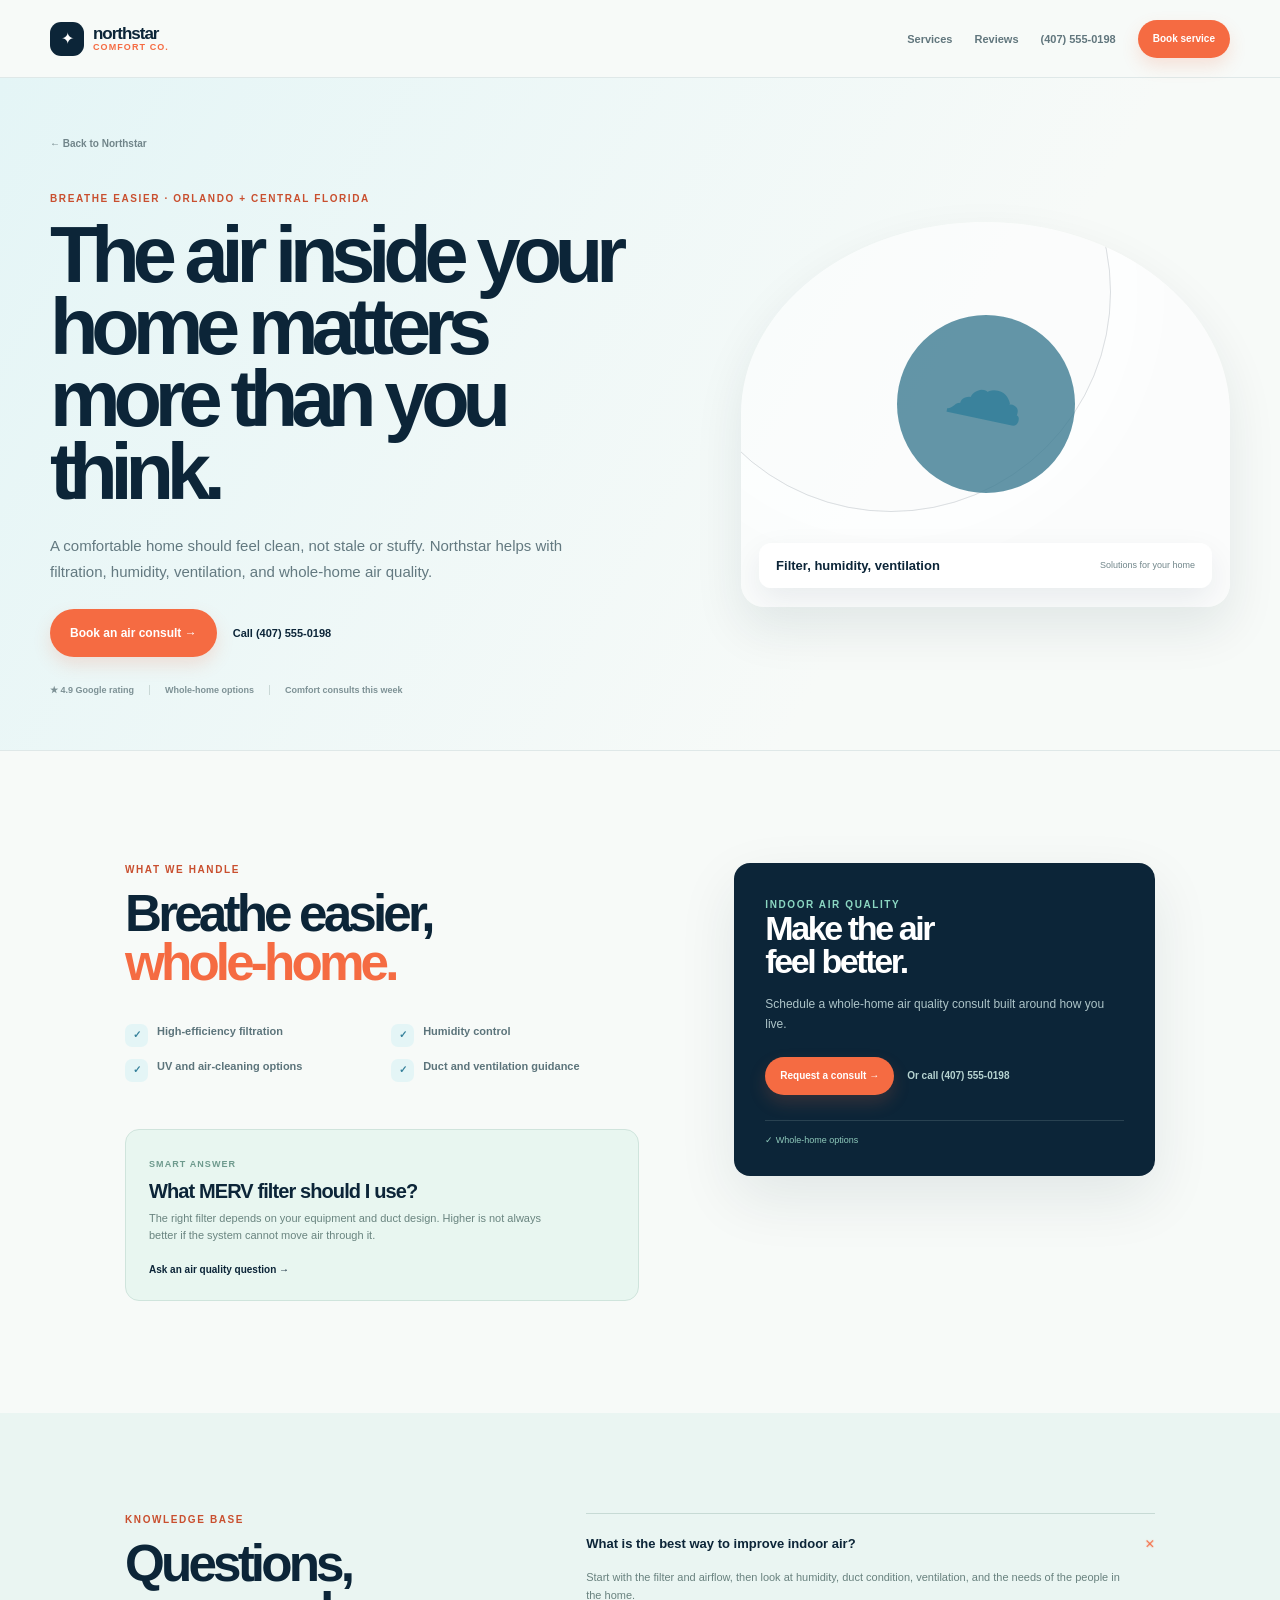
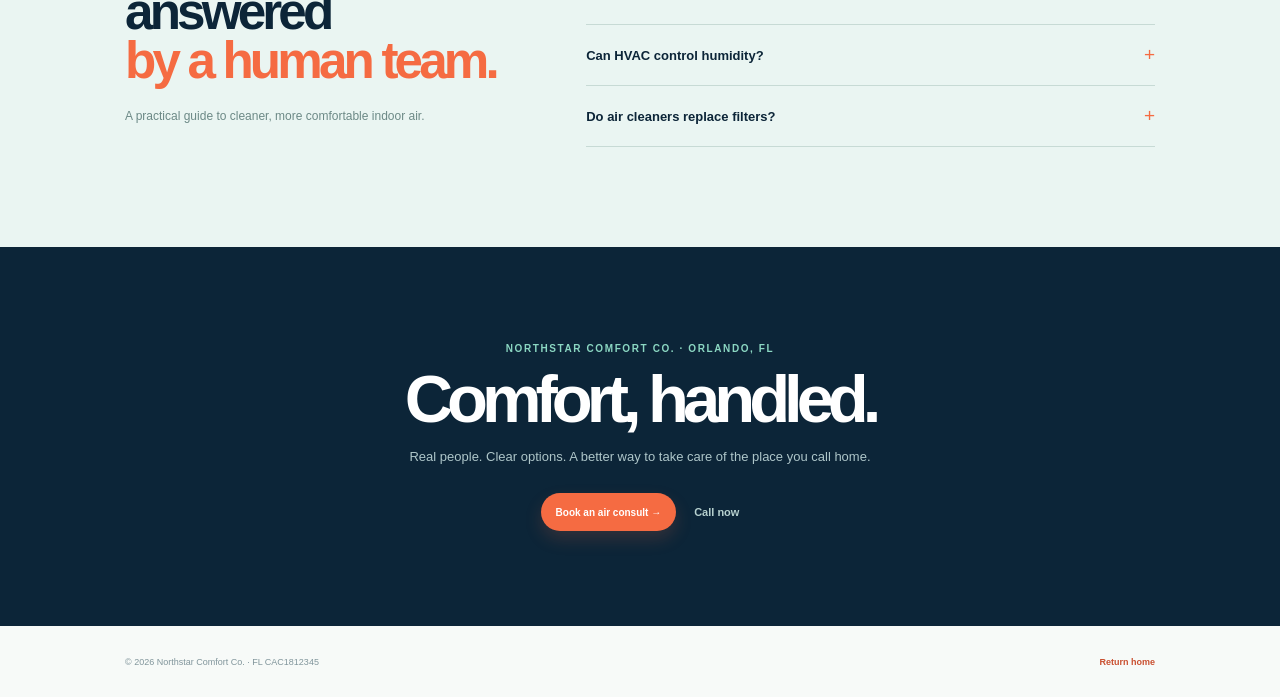
<file: DemoHVAC/services/indoor-air-quality/index.html>
<!doctype html><html lang="en"><head><meta charset="utf-8"><meta name="viewport" content="width=device-width, initial-scale=1"><title>Indoor Air Quality in Orlando | Northstar Comfort Co.</title><meta name="description" content="Indoor air quality solutions in Orlando: filtration, humidity control, ventilation, UV, air cleaning, and whole-home comfort guidance."><link rel="stylesheet" href="../../assets/styles.css"></head><body><main class="service-page"><header class="service-page-header"><a class="brand" href="../../"><span class="brand-mark">✦</span><span><strong>northstar</strong><small>comfort co.</small></span></a><nav><a href="../../#services">Services</a><a href="../../#reviews">Reviews</a><a href="tel:14075550198">(407) 555-0198</a><a class="service-header-cta" href="../../#booking">Book service</a></nav></header><section class="service-hero" style="background:linear-gradient(120deg,#e4f5f6,#f7faf8 70%)"><div class="service-hero-inner"><div class="service-hero-copy"><a class="service-back" href="../../">← Back to Northstar</a><p class="eyebrow">Breathe easier · Orlando + Central Florida</p><h1>The air inside your home matters more than you think.</h1><p class="service-hero-description">A comfortable home should feel clean, not stale or stuffy. Northstar helps with filtration, humidity, ventilation, and whole-home air quality.</p><div class="service-hero-actions"><a class="service-header-cta service-hero-button" href="../../#booking">Book an air consult →</a><a class="service-call-link" href="tel:14075550198">Call (407) 555-0198</a></div><div class="service-trust"><span>★ 4.9 Google rating</span><span>Whole-home options</span><span>Comfort consults this week</span></div></div><div class="service-hero-art"><span class="service-art-ring"></span><span class="service-art-orb" style="background:#36819b"></span><span class="service-art-icon" style="color:#36819b">☁</span><span class="service-art-card"><strong>Filter, humidity, ventilation</strong><small>Solutions for your home</small></span></div></div></section><section class="service-content"><div class="service-content-main"><p class="eyebrow">What we handle</p><h2>Breathe easier,<br><em>whole-home.</em></h2><div class="service-bullet-grid"><div><span style="background:#e4f5f6;color:#36819b">✓</span><strong>High-efficiency filtration</strong></div><div><span style="background:#e4f5f6;color:#36819b">✓</span><strong>Humidity control</strong></div><div><span style="background:#e4f5f6;color:#36819b">✓</span><strong>UV and air-cleaning options</strong></div><div><span style="background:#e4f5f6;color:#36819b">✓</span><strong>Duct and ventilation guidance</strong></div></div><div class="service-answer-card"><span class="service-answer-kicker">Smart answer</span><h3>What MERV filter should I use?</h3><p>The right filter depends on your equipment and duct design. Higher is not always better if the system cannot move air through it.</p><a href="../../#booking">Ask an air quality question →</a></div></div><aside class="service-book-card"><span class="eyebrow eyebrow-light">Indoor air quality</span><h3>Make the air<br>feel better.</h3><p>Schedule a whole-home air quality consult built around how you live.</p><a class="service-header-cta" href="../../#booking">Request a consult →</a><a class="service-call-link" href="tel:14075550198">Or call (407) 555-0198</a><div class="service-book-note">✓ Whole-home options</div></aside></section><section class="service-faq"><div class="service-faq-inner"><div><p class="eyebrow">Knowledge base</p><h2>Questions, answered<br><em>by a human team.</em></h2><p class="service-faq-intro">A practical guide to cleaner, more comfortable indoor air.</p></div><div class="service-faq-list"><details open><summary>What is the best way to improve indoor air?<span>+</span></summary><p>Start with the filter and airflow, then look at humidity, duct condition, ventilation, and the needs of the people in the home.</p></details><details><summary>Can HVAC control humidity?<span>+</span></summary><p>Yes. Proper sizing, coil performance, controls, and dedicated dehumidification can all improve comfort.</p></details><details><summary>Do air cleaners replace filters?<span>+</span></summary><p>They complement filtration. We design the combination around equipment capacity and the needs of the home.</p></details></div></div></section><section class="service-final-cta"><div><p class="eyebrow eyebrow-light">Northstar Comfort Co. · Orlando, FL</p><h2>Comfort, handled.</h2><p>Real people. Clear options. A better way to take care of the place you call home.</p><div><a class="service-header-cta" href="../../#booking">Book an air consult →</a><a href="tel:14075550198">Call now</a></div></div></section><footer class="service-page-footer"><span>© 2026 Northstar Comfort Co. · FL CAC1812345</span><a href="../../">Return home</a></footer></main></body></html>
</file>
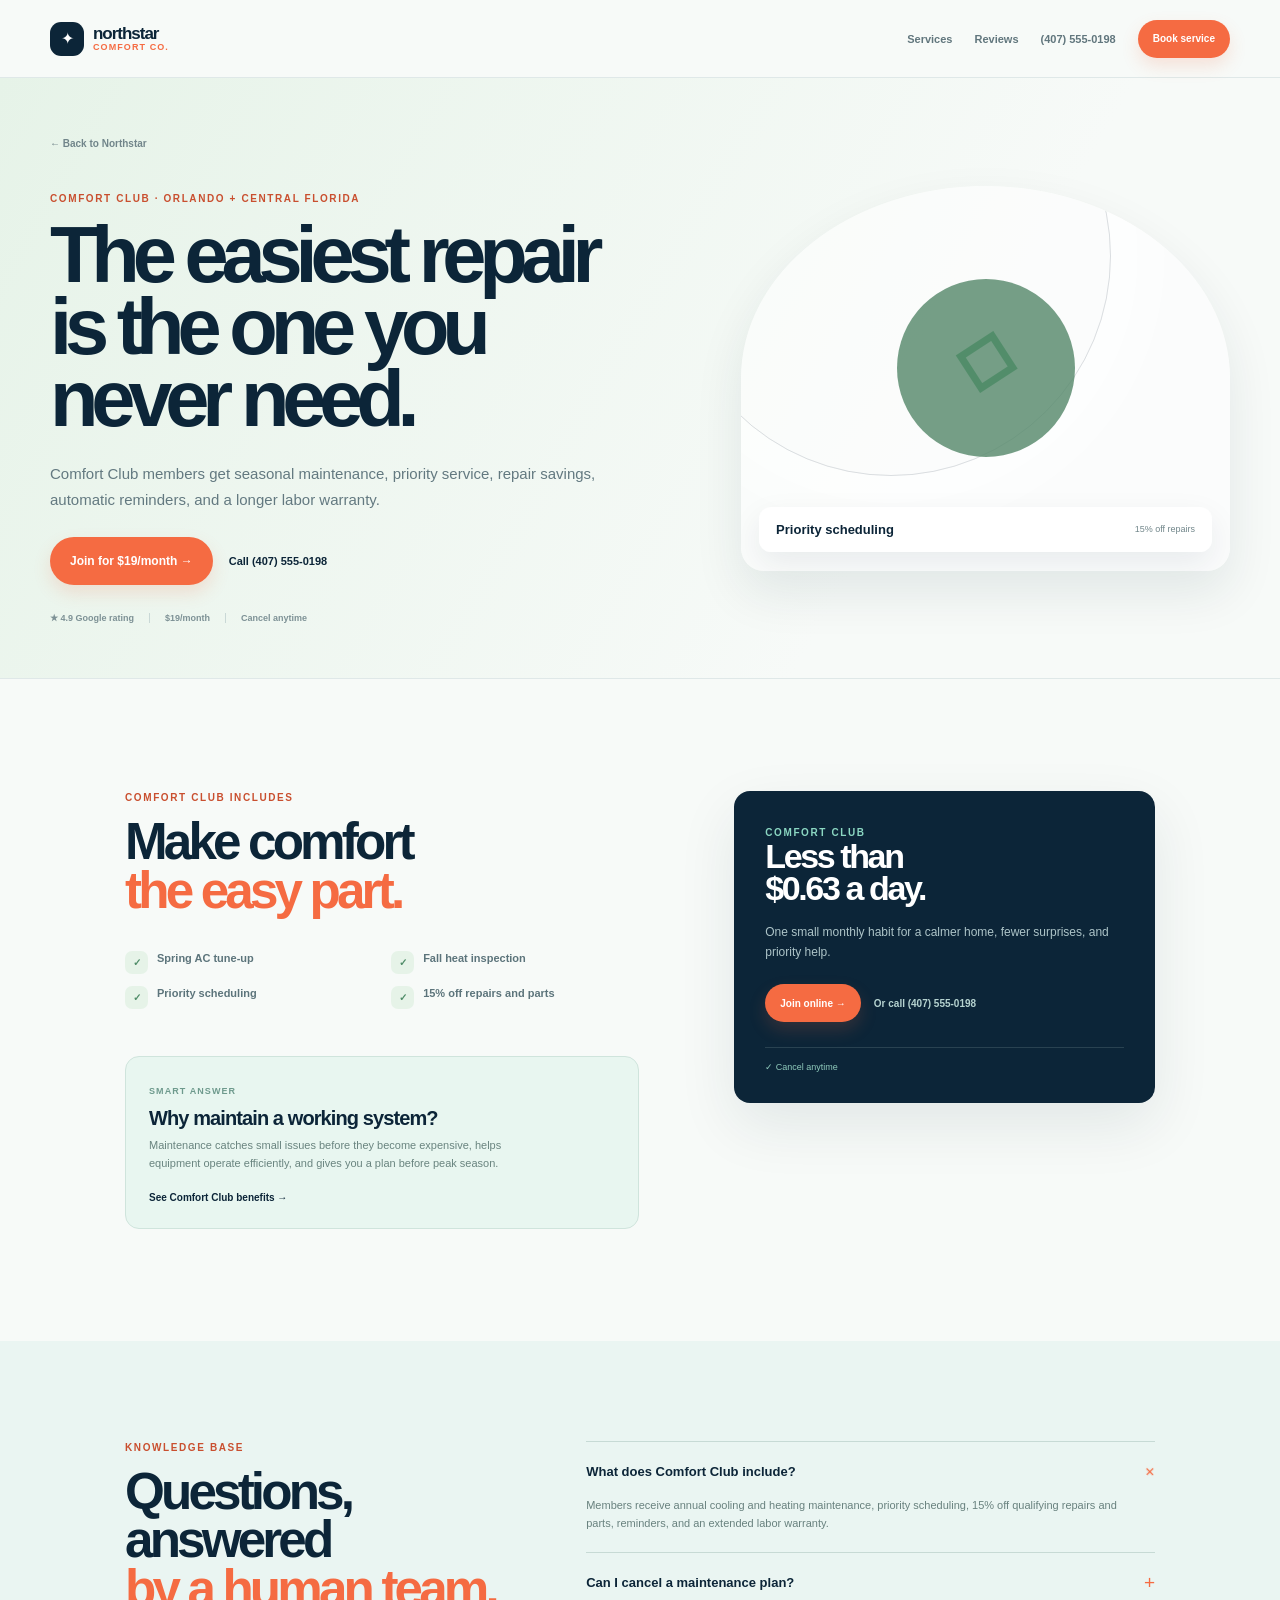
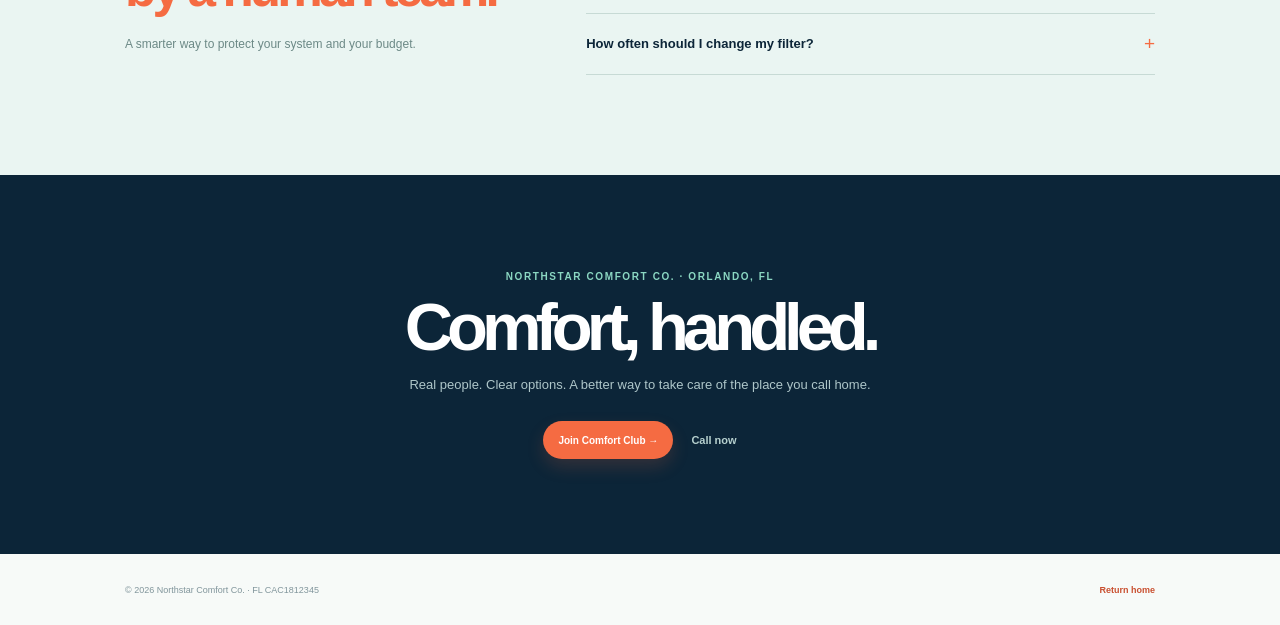
<file: DemoHVAC/services/maintenance-plans/index.html>
<!doctype html><html lang="en"><head><meta charset="utf-8"><meta name="viewport" content="width=device-width, initial-scale=1"><title>HVAC Maintenance Plans in Orlando | Northstar Comfort Co.</title><meta name="description" content="Comfort Club HVAC maintenance plans in Orlando: annual AC and heat tune-ups, priority service, 15% repair discounts, reminders, and an extended labor warranty."><link rel="stylesheet" href="../../assets/styles.css"></head><body><main class="service-page"><header class="service-page-header"><a class="brand" href="../../"><span class="brand-mark">✦</span><span><strong>northstar</strong><small>comfort co.</small></span></a><nav><a href="../../#services">Services</a><a href="../../#reviews">Reviews</a><a href="tel:14075550198">(407) 555-0198</a><a class="service-header-cta" href="../../#booking">Book service</a></nav></header><section class="service-hero" style="background:linear-gradient(120deg,#e6f3e8,#f7faf8 70%)"><div class="service-hero-inner"><div class="service-hero-copy"><a class="service-back" href="../../">← Back to Northstar</a><p class="eyebrow">Comfort Club · Orlando + Central Florida</p><h1>The easiest repair is the one you never need.</h1><p class="service-hero-description">Comfort Club members get seasonal maintenance, priority service, repair savings, automatic reminders, and a longer labor warranty.</p><div class="service-hero-actions"><a class="service-header-cta service-hero-button" href="../../#club">Join for $19/month →</a><a class="service-call-link" href="tel:14075550198">Call (407) 555-0198</a></div><div class="service-trust"><span>★ 4.9 Google rating</span><span>$19/month</span><span>Cancel anytime</span></div></div><div class="service-hero-art"><span class="service-art-ring"></span><span class="service-art-orb" style="background:#4f8c68"></span><span class="service-art-icon" style="color:#4f8c68">◇</span><span class="service-art-card"><strong>Priority scheduling</strong><small>15% off repairs</small></span></div></div></section><section class="service-content"><div class="service-content-main"><p class="eyebrow">Comfort Club includes</p><h2>Make comfort<br><em>the easy part.</em></h2><div class="service-bullet-grid"><div><span style="background:#e6f3e8;color:#4f8c68">✓</span><strong>Spring AC tune-up</strong></div><div><span style="background:#e6f3e8;color:#4f8c68">✓</span><strong>Fall heat inspection</strong></div><div><span style="background:#e6f3e8;color:#4f8c68">✓</span><strong>Priority scheduling</strong></div><div><span style="background:#e6f3e8;color:#4f8c68">✓</span><strong>15% off repairs and parts</strong></div></div><div class="service-answer-card"><span class="service-answer-kicker">Smart answer</span><h3>Why maintain a working system?</h3><p>Maintenance catches small issues before they become expensive, helps equipment operate efficiently, and gives you a plan before peak season.</p><a href="../../#club">See Comfort Club benefits →</a></div></div><aside class="service-book-card"><span class="eyebrow eyebrow-light">Comfort Club</span><h3>Less than<br>$0.63 a day.</h3><p>One small monthly habit for a calmer home, fewer surprises, and priority help.</p><a class="service-header-cta" href="../../#club">Join online →</a><a class="service-call-link" href="tel:14075550198">Or call (407) 555-0198</a><div class="service-book-note">✓ Cancel anytime</div></aside></section><section class="service-faq"><div class="service-faq-inner"><div><p class="eyebrow">Knowledge base</p><h2>Questions, answered<br><em>by a human team.</em></h2><p class="service-faq-intro">A smarter way to protect your system and your budget.</p></div><div class="service-faq-list"><details open><summary>What does Comfort Club include?<span>+</span></summary><p>Members receive annual cooling and heating maintenance, priority scheduling, 15% off qualifying repairs and parts, reminders, and an extended labor warranty.</p></details><details><summary>Can I cancel a maintenance plan?<span>+</span></summary><p>Yes. Comfort Club is designed to be flexible, and you can cancel any time before the next billing cycle.</p></details><details><summary>How often should I change my filter?<span>+</span></summary><p>A practical starting point is every 1–3 months, depending on pets, allergies, home size, and filter type.</p></details></div></div></section><section class="service-final-cta"><div><p class="eyebrow eyebrow-light">Northstar Comfort Co. · Orlando, FL</p><h2>Comfort, handled.</h2><p>Real people. Clear options. A better way to take care of the place you call home.</p><div><a class="service-header-cta" href="../../#club">Join Comfort Club →</a><a href="tel:14075550198">Call now</a></div></div></section><footer class="service-page-footer"><span>© 2026 Northstar Comfort Co. · FL CAC1812345</span><a href="../../">Return home</a></footer></main></body></html>
</file>
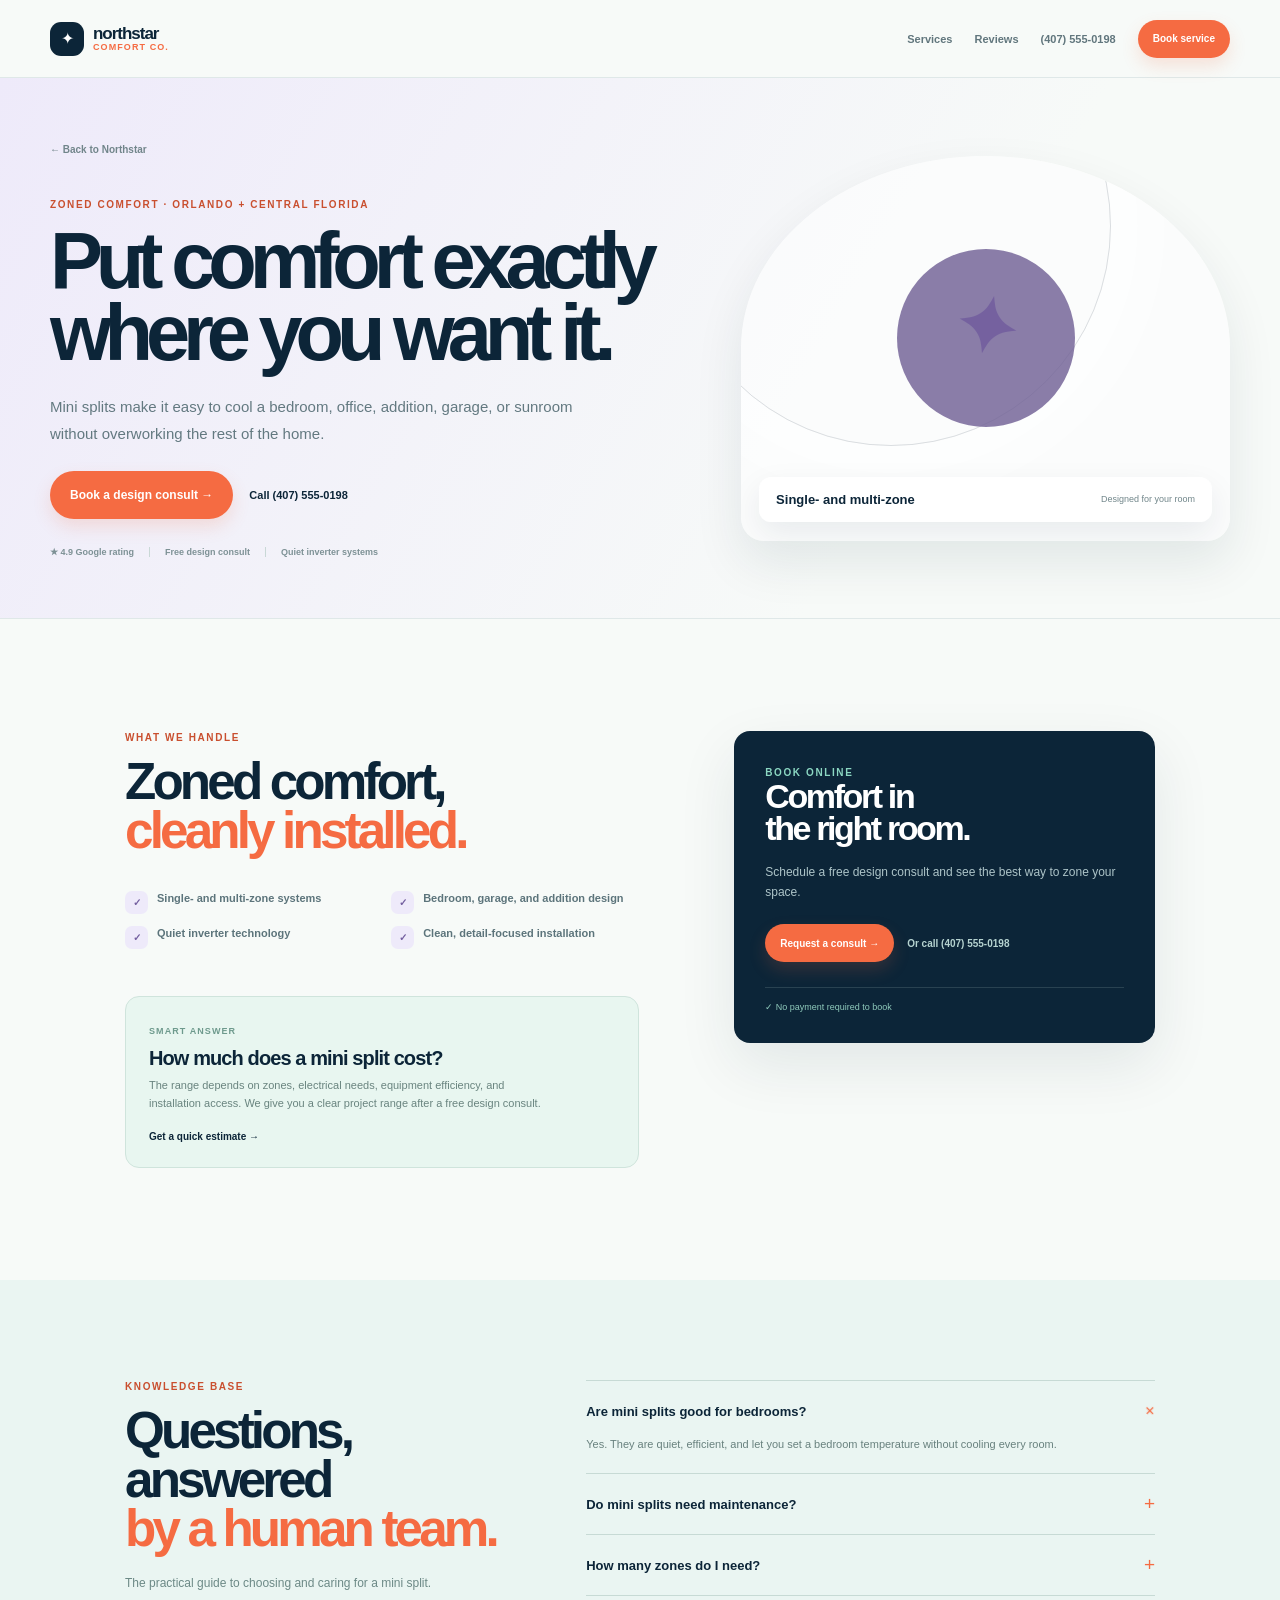
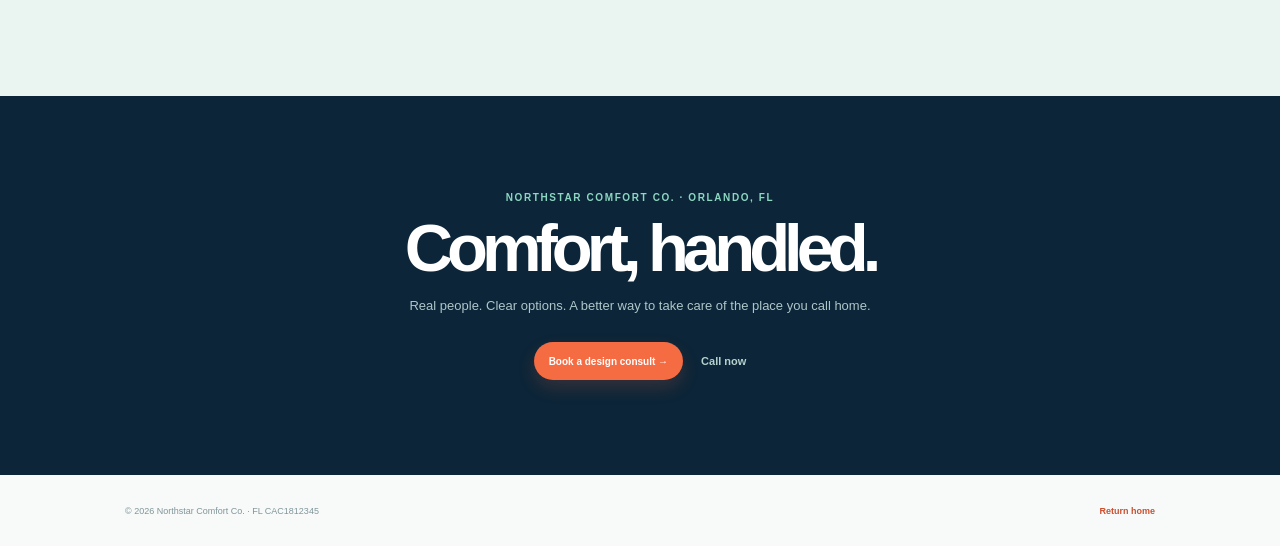
<file: DemoHVAC/services/mini-splits/index.html>
<!doctype html><html lang="en"><head><meta charset="utf-8"><meta name="viewport" content="width=device-width, initial-scale=1"><title>Mini Split Installation in Orlando | Northstar Comfort Co.</title><meta name="description" content="Quiet, zoned mini split design and installation for bedrooms, garages, offices, additions, and sunrooms in Orlando and Central Florida."><link rel="stylesheet" href="../../assets/styles.css"></head><body><main class="service-page"><header class="service-page-header"><a class="brand" href="../../"><span class="brand-mark">✦</span><span><strong>northstar</strong><small>comfort co.</small></span></a><nav><a href="../../#services">Services</a><a href="../../#reviews">Reviews</a><a href="tel:14075550198">(407) 555-0198</a><a class="service-header-cta" href="../../#booking">Book service</a></nav></header><section class="service-hero" style="background:linear-gradient(120deg,#eeeafa,#f7faf8 70%)"><div class="service-hero-inner"><div class="service-hero-copy"><a class="service-back" href="../../">← Back to Northstar</a><p class="eyebrow">Zoned comfort · Orlando + Central Florida</p><h1>Put comfort exactly where you want it.</h1><p class="service-hero-description">Mini splits make it easy to cool a bedroom, office, addition, garage, or sunroom without overworking the rest of the home.</p><div class="service-hero-actions"><a class="service-header-cta service-hero-button" href="../../#booking">Book a design consult →</a><a class="service-call-link" href="tel:14075550198">Call (407) 555-0198</a></div><div class="service-trust"><span>★ 4.9 Google rating</span><span>Free design consult</span><span>Quiet inverter systems</span></div></div><div class="service-hero-art"><span class="service-art-ring"></span><span class="service-art-orb" style="background:#735f9f"></span><span class="service-art-icon" style="color:#735f9f">✦</span><span class="service-art-card"><strong>Single- and multi-zone</strong><small>Designed for your room</small></span></div></div></section><section class="service-content"><div class="service-content-main"><p class="eyebrow">What we handle</p><h2>Zoned comfort,<br><em>cleanly installed.</em></h2><div class="service-bullet-grid"><div><span style="background:#eeeafa;color:#735f9f">✓</span><strong>Single- and multi-zone systems</strong></div><div><span style="background:#eeeafa;color:#735f9f">✓</span><strong>Bedroom, garage, and addition design</strong></div><div><span style="background:#eeeafa;color:#735f9f">✓</span><strong>Quiet inverter technology</strong></div><div><span style="background:#eeeafa;color:#735f9f">✓</span><strong>Clean, detail-focused installation</strong></div></div><div class="service-answer-card"><span class="service-answer-kicker">Smart answer</span><h3>How much does a mini split cost?</h3><p>The range depends on zones, electrical needs, equipment efficiency, and installation access. We give you a clear project range after a free design consult.</p><a href="../../#estimator">Get a quick estimate →</a></div></div><aside class="service-book-card"><span class="eyebrow eyebrow-light">Book online</span><h3>Comfort in<br>the right room.</h3><p>Schedule a free design consult and see the best way to zone your space.</p><a class="service-header-cta" href="../../#booking">Request a consult →</a><a class="service-call-link" href="tel:14075550198">Or call (407) 555-0198</a><div class="service-book-note">✓ No payment required to book</div></aside></section><section class="service-faq"><div class="service-faq-inner"><div><p class="eyebrow">Knowledge base</p><h2>Questions, answered<br><em>by a human team.</em></h2><p class="service-faq-intro">The practical guide to choosing and caring for a mini split.</p></div><div class="service-faq-list"><details open><summary>Are mini splits good for bedrooms?<span>+</span></summary><p>Yes. They are quiet, efficient, and let you set a bedroom temperature without cooling every room.</p></details><details><summary>Do mini splits need maintenance?<span>+</span></summary><p>Filter cleaning, coil checks, drain inspections, and outdoor-unit service keep the system quiet and efficient.</p></details><details><summary>How many zones do I need?<span>+</span></summary><p>We size the system around room use, layout, sun exposure, and comfort goals during the design consult.</p></details></div></div></section><section class="service-final-cta"><div><p class="eyebrow eyebrow-light">Northstar Comfort Co. · Orlando, FL</p><h2>Comfort, handled.</h2><p>Real people. Clear options. A better way to take care of the place you call home.</p><div><a class="service-header-cta" href="../../#booking">Book a design consult →</a><a href="tel:14075550198">Call now</a></div></div></section><footer class="service-page-footer"><span>© 2026 Northstar Comfort Co. · FL CAC1812345</span><a href="../../">Return home</a></footer></main></body></html>
</file>
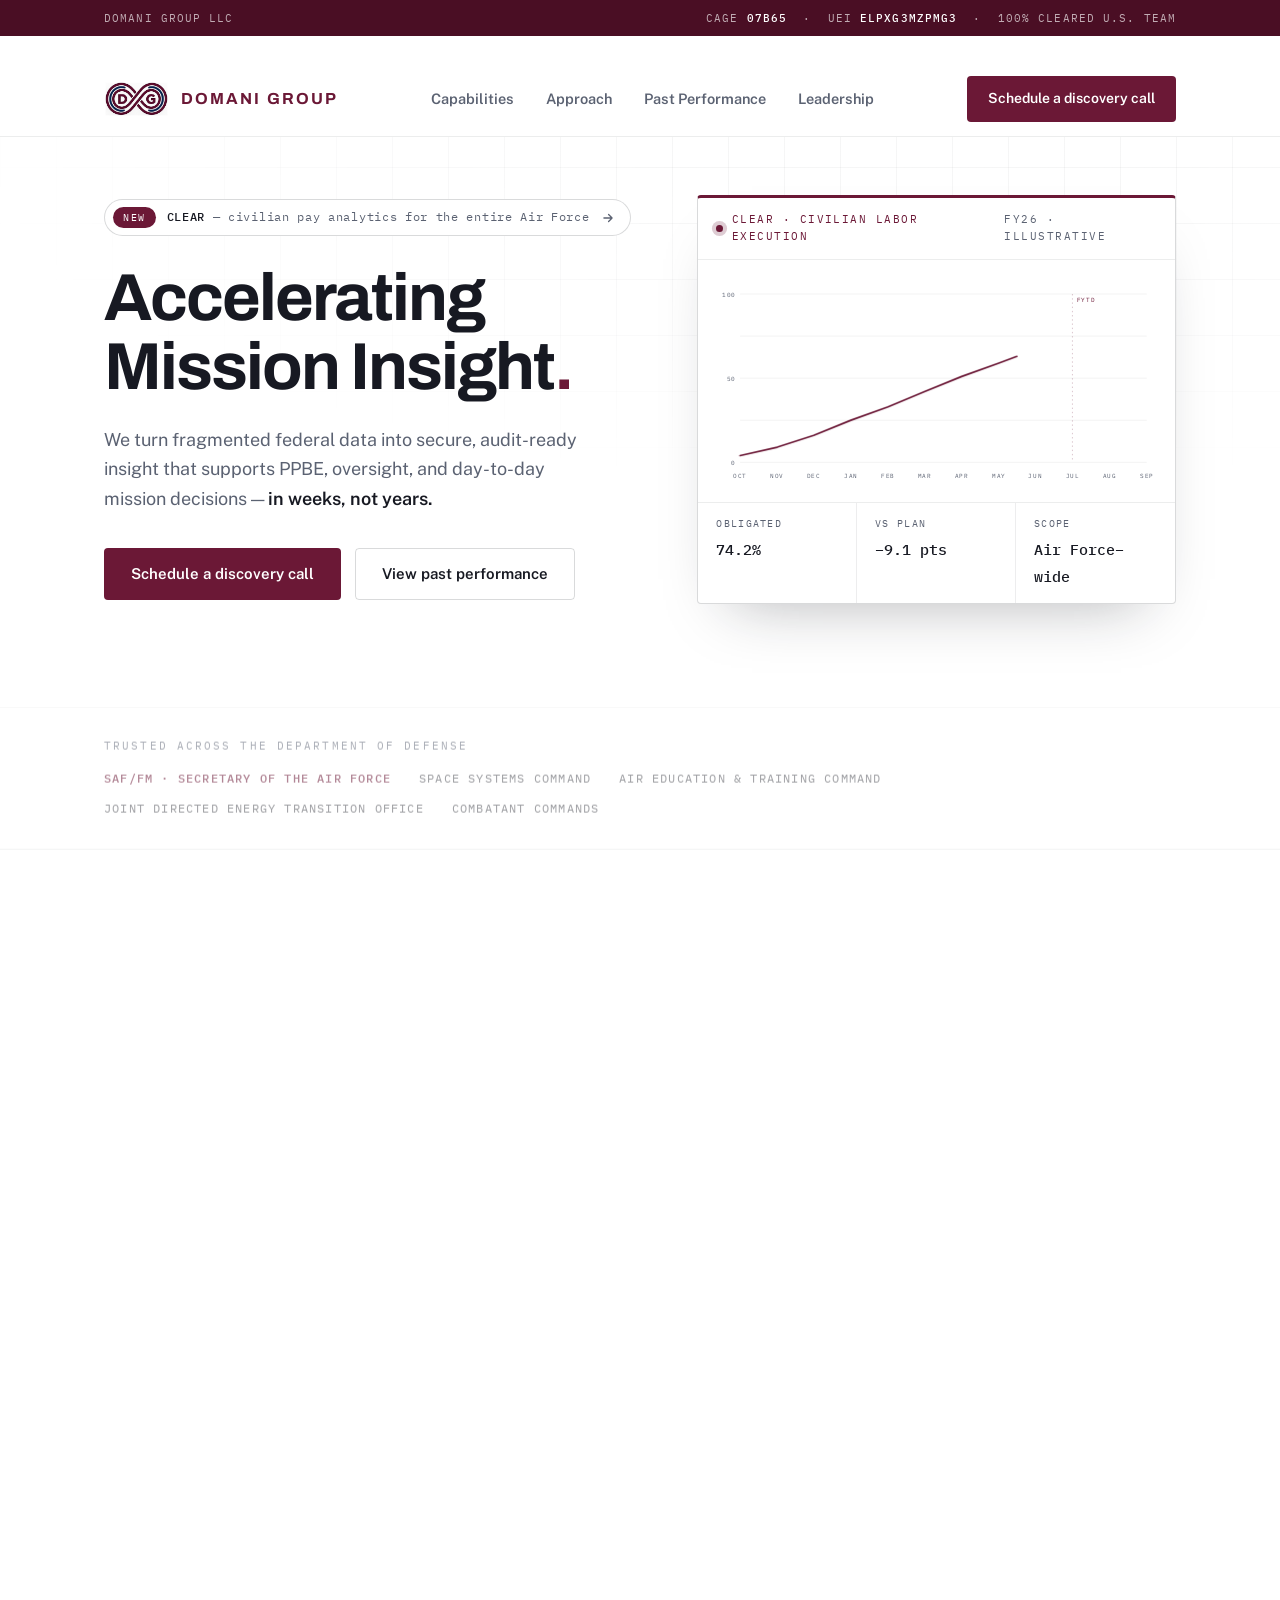
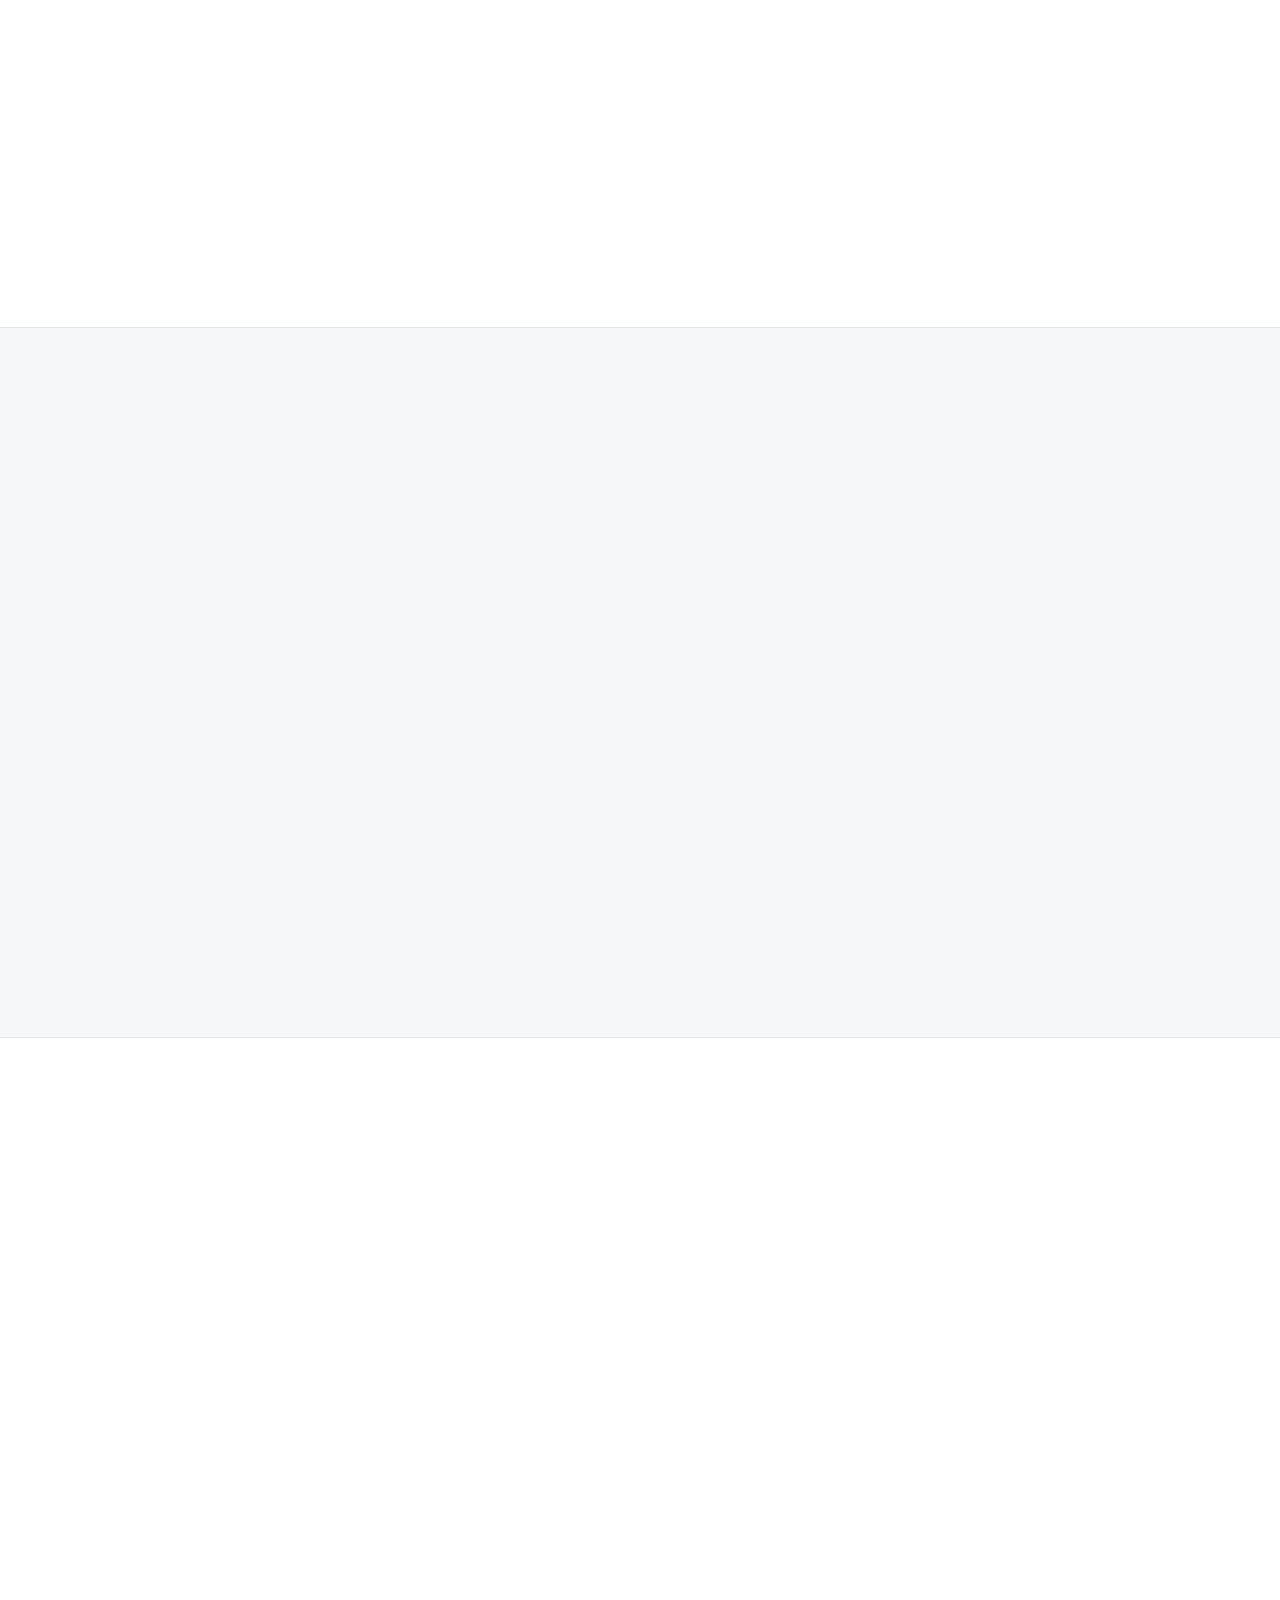
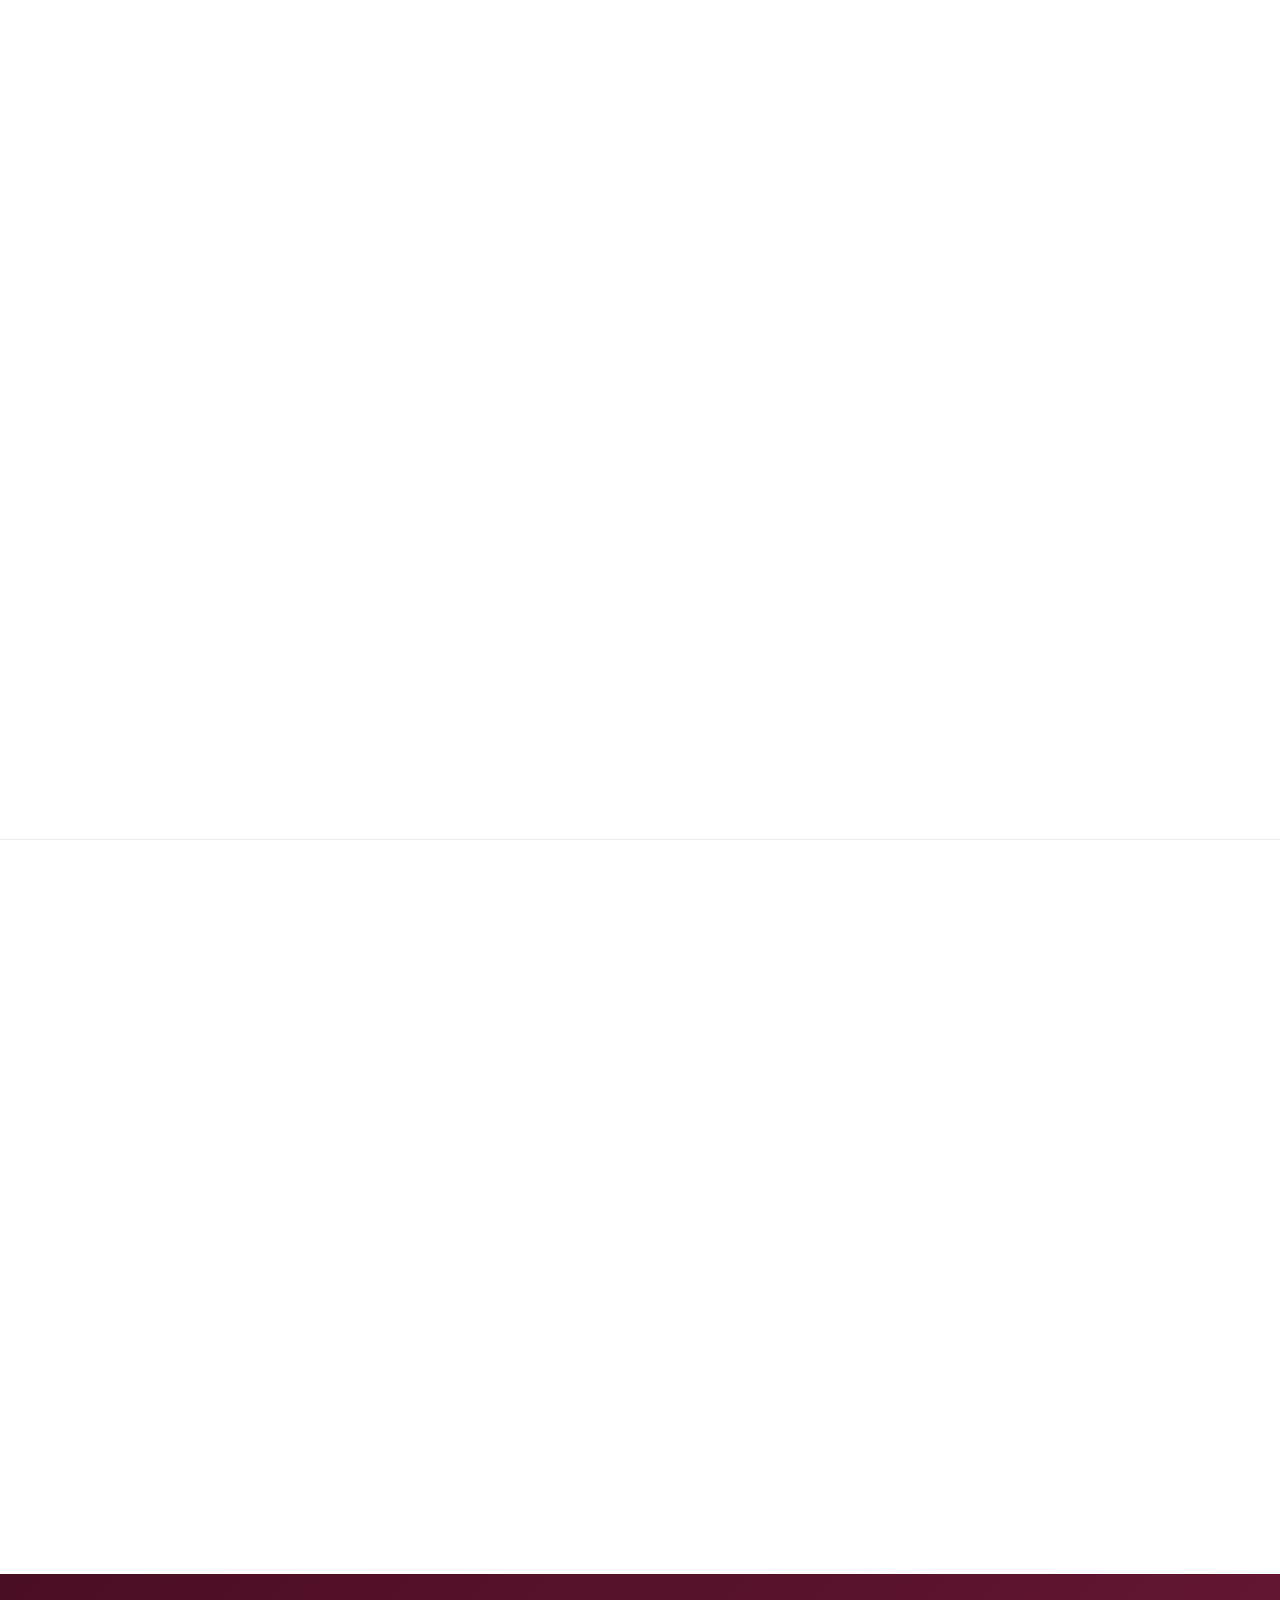
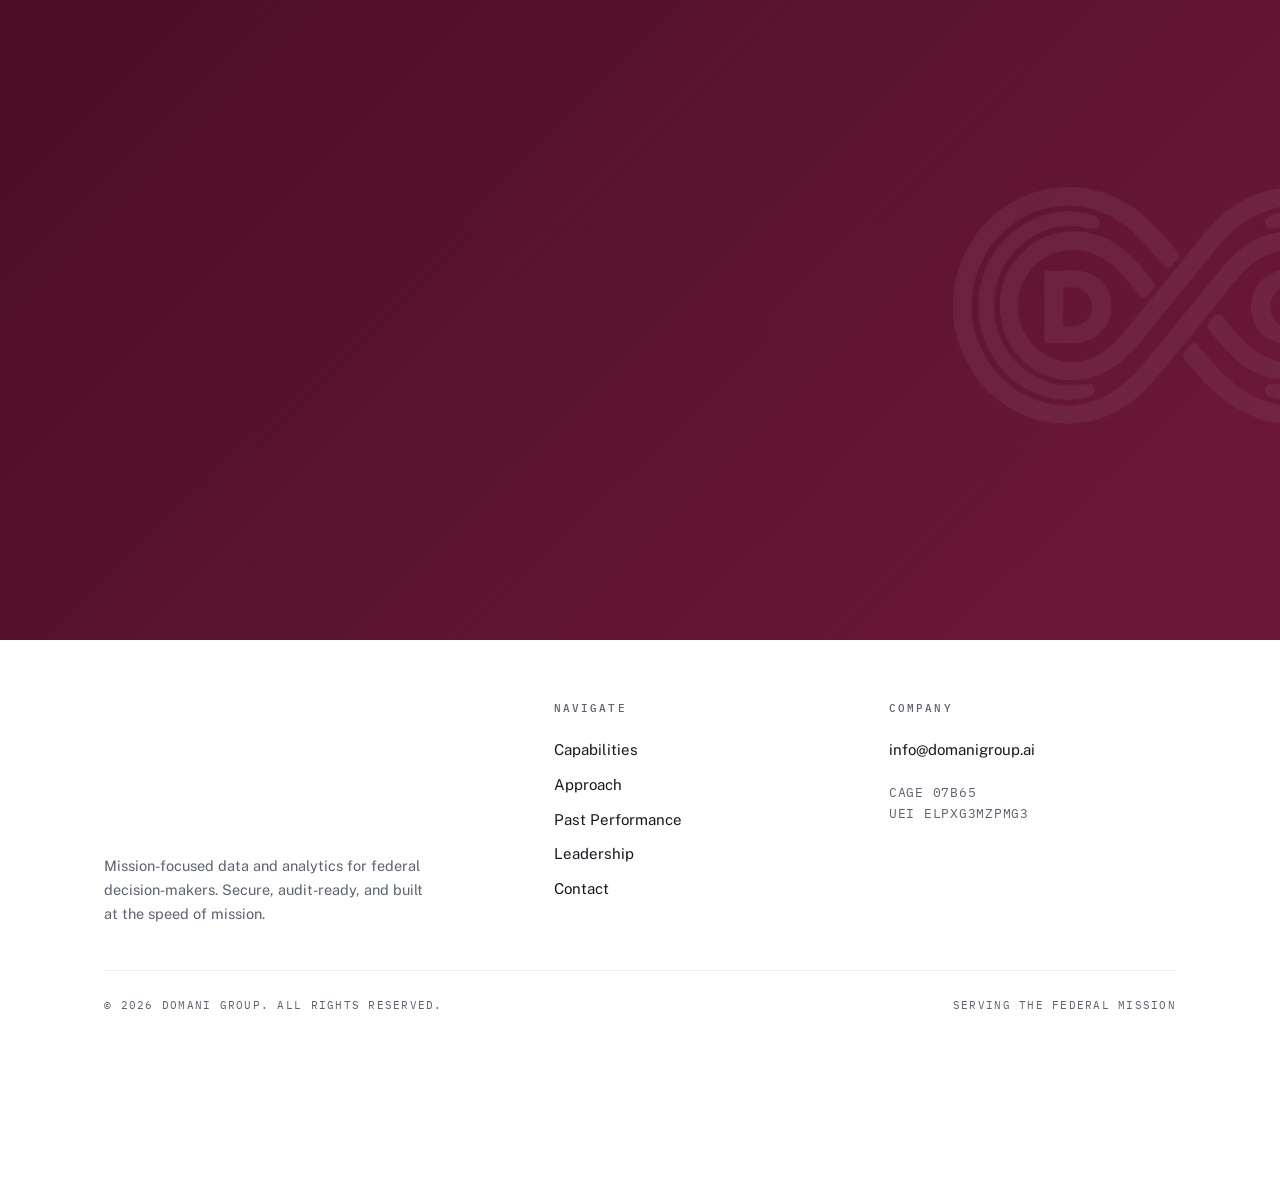
<file: about.html>
<!DOCTYPE html>
<html lang="en">
<head>
<meta charset="UTF-8">
<title>Domani Group | About</title>
<meta http-equiv="refresh" content="0; url=/#leadership">
<link rel="canonical" href="https://domanigroup.ai/#leadership">
<style>body{background:#0A0F1E;color:#E9EDF5;font-family:system-ui;display:grid;place-items:center;height:100vh;margin:0}</style>
</head>
<body>
<p>Redirecting to <a href="/#leadership" style="color:#D2A64B">domanigroup.ai</a>…</p>
</body>
</html>
</file>
<file: DemoHVAC/assets/styles.css>
:root {
  --navy: #0c2538;
  --navy-2: #163b52;
  --ink: #10293a;
  --muted: #6d7d86;
  --line: #dfe8e8;
  --paper: #f7faf8;
  --white: #ffffff;
  --mint: #d8f1ea;
  --mint-strong: #84cdbb;
  --orange: #f56b42;
  --orange-dark: #c94f2f;
  --yellow: #f6c966;
  --purple: #6b5c91;
  --shadow: 0 22px 60px rgba(16, 41, 58, 0.09);
  --shadow-sm: 0 12px 32px rgba(16, 41, 58, 0.08);
}

/* Static GitHub Pages package overrides */
.is-hidden { display: none !important; }
.modal-backdrop.is-open { display: flex; }
.modal-backdrop { display: none; }
.site-header { position: sticky; top: 0; }
.static-icon { display: inline-flex; align-items: center; justify-content: center; line-height: 1; }
.owner-eyebrow-badge { white-space: nowrap; }
.operator-dash-brand small { white-space: nowrap; }
.service-card-footer a { cursor: pointer; }
.service-card-footer button { cursor: pointer; }
.static-note { margin: 9px 0 0; color: #91a3a4; font-size: 9px; line-height: 1.5; }
.modal h2 { margin-bottom: 20px; }
body.no-scroll { overflow: hidden; }

* { box-sizing: border-box; }
html { scroll-behavior: smooth; }
body { margin: 0; background: var(--paper); color: var(--ink); font-family: Arial, Helvetica, sans-serif; }
button, input, select, textarea { font: inherit; }
button, a { -webkit-tap-highlight-color: transparent; }
button { cursor: pointer; }
a { color: inherit; text-decoration: none; }
img { max-width: 100%; }

.site-shell { min-width: 320px; overflow: hidden; background: var(--paper); }
.section-container { width: min(1180px, calc(100% - 64px)); margin: 0 auto; }
.section-block { padding-top: 126px; }

.announcement-bar { background: var(--navy); color: #e7f6f1; font-size: 12px; letter-spacing: .01em; }
.announcement-inner { min-height: 34px; width: min(1180px, calc(100% - 64px)); margin: 0 auto; display: flex; align-items: center; gap: 8px; }
.live-dot { width: 7px; height: 7px; flex: 0 0 7px; display: inline-block; border-radius: 999px; background: #82e5be; box-shadow: 0 0 0 4px rgba(130, 229, 190, .12); }
.announcement-inner strong { color: #fff; }
.announcement-separator { opacity: .3; margin: 0 4px; }
.announcement-note { color: #a9c3cb; }
.announcement-action { margin-left: auto; border: 0; background: transparent; color: #fff; font-size: 11px; font-weight: 700; display: inline-flex; align-items: center; gap: 5px; }
.announcement-action svg { transition: transform .2s ease; }
.announcement-action:hover svg { transform: translateX(3px); }
.emergency-mode .announcement-bar { background: var(--orange); }
.emergency-mode .announcement-bar .live-dot { background: #fff; box-shadow: 0 0 0 4px rgba(255,255,255,.16); }

.site-header { position: relative; z-index: 10; background: rgba(247, 250, 248, .93); border-bottom: 1px solid rgba(223, 232, 232, .85); backdrop-filter: blur(14px); }
.nav-inner { width: min(1180px, calc(100% - 64px)); min-height: 76px; margin: 0 auto; display: flex; align-items: center; gap: 24px; }
.brand { display: inline-flex; align-items: center; gap: 9px; color: var(--navy); flex: 0 0 auto; }
.brand-mark { width: 34px; height: 34px; border-radius: 11px; display: inline-flex; align-items: center; justify-content: center; color: #fff; background: var(--navy); }
.brand strong { display: block; font-size: 17px; letter-spacing: -.06em; line-height: 17px; }
.brand small { display: block; color: var(--orange); font-size: 9px; font-weight: 800; letter-spacing: .12em; line-height: 11px; text-transform: uppercase; }
.main-nav { display: flex; align-items: center; gap: 3px; margin-left: auto; }
.main-nav button, .login-link { border: 0; background: transparent; color: #506570; font-size: 12px; font-weight: 700; padding: 11px 10px; display: inline-flex; align-items: center; gap: 4px; white-space: nowrap; }
.main-nav button:hover, .login-link:hover { color: var(--navy); }
.main-nav button svg { transition: transform .2s ease; }
.main-nav button:hover svg { transform: translateY(2px); }
.nav-actions { display: flex; align-items: center; gap: 13px; margin-left: 3px; }
.login-link { padding: 8px 0; }
.nav-phone { color: var(--navy); font-size: 12px; font-weight: 800; white-space: nowrap; display: inline-flex; align-items: center; gap: 5px; }
.nav-phone svg { color: var(--orange); }
.mobile-menu-button { display: none; border: 0; background: transparent; color: var(--navy); padding: 6px; }

.button { border: 1px solid transparent; border-radius: 999px; min-height: 43px; padding: 0 17px; display: inline-flex; align-items: center; justify-content: center; gap: 8px; font-size: 12px; font-weight: 800; transition: transform .2s ease, box-shadow .2s ease, background .2s ease; }
.button:hover { transform: translateY(-2px); box-shadow: 0 10px 22px rgba(16, 41, 58, .12); }
.button:focus-visible, button:focus-visible, a:focus-visible, input:focus-visible, select:focus-visible, textarea:focus-visible { outline: 3px solid rgba(245, 107, 66, .32); outline-offset: 2px; }
.button-small { min-height: 37px; padding: 0 14px; font-size: 11px; }
.button-large { min-height: 51px; padding: 0 21px; font-size: 13px; }
.button-full { width: 100%; }
.button-orange { color: #fff; background: var(--orange); box-shadow: 0 8px 18px rgba(245, 107, 66, .22); }
.button-orange:hover { background: var(--orange-dark); }
.button-navy { color: #fff; background: var(--navy); }
.button-navy:hover { background: #183b53; }
.button-outline { color: var(--navy); background: transparent; border-color: #bdd0d1; }
.button-outline:hover { border-color: var(--navy); background: #fff; }
.button-ghost { min-height: auto; border: 0; padding: 4px 8px; color: var(--muted); background: transparent; }
.button-white { color: var(--navy); background: #fff; }
.button-white:hover { background: #eaf9f4; }
.button-icon-soft { width: 25px; height: 25px; border-radius: 50%; display: inline-flex; align-items: center; justify-content: center; background: var(--mint); color: #36766b; }
.text-link { border: 0; padding: 0; color: var(--orange-dark); background: transparent; font-size: 12px; font-weight: 800; display: inline-flex; align-items: center; gap: 6px; }
.text-link svg { transition: transform .2s ease; }
.text-link:hover svg { transform: translateX(4px); }

.eyebrow { margin: 0 0 13px; color: var(--orange-dark); font-size: 10px; font-weight: 900; letter-spacing: .16em; line-height: 1.4; text-transform: uppercase; }
.eyebrow-spark { color: var(--orange); font-size: 13px; margin-right: 3px; }
.eyebrow-light { color: #8bd7c2; }
.section-heading { display: flex; justify-content: space-between; align-items: end; gap: 24px; margin-bottom: 38px; }
.section-heading h2 { max-width: 650px; margin: 0; color: var(--navy); font-size: clamp(34px, 4vw, 56px); font-weight: 700; letter-spacing: -.065em; line-height: .98; }
.section-heading h2 em, .hero h1 em, .booking-copy em, .club-content h2 em, .finance-copy h2 em, .dashboard-intro h2 em, .team-section h2 em, .operator-copy h2 em, .career-copy h2 em { color: var(--orange); font-style: normal; }
.section-heading p { max-width: 470px; margin: 16px 0 0; color: var(--muted); font-size: 15px; line-height: 1.7; }
.section-heading-action { padding-bottom: 4px; flex: 0 0 auto; }
.section-heading-light h2 { color: #fff; }
.section-heading-light p { color: #b8ccd0; }

.hero { display: grid; grid-template-columns: minmax(0, .93fr) minmax(0, 1.07fr); align-items: center; gap: 68px; min-height: 588px; padding-top: 76px; padding-bottom: 34px; }
.hero-copy { padding: 20px 0 16px; }
.hero h1 { margin: 0; color: var(--navy); font-size: clamp(61px, 8.2vw, 111px); font-weight: 800; letter-spacing: -.095em; line-height: .84; }
.hero h1 em { color: var(--orange); }
.hero-lede { max-width: 455px; margin: 28px 0 25px; color: #627681; font-size: 15px; line-height: 1.75; }
.hero-actions { display: flex; align-items: center; gap: 12px; flex-wrap: wrap; }
.hero-proof-row { display: flex; align-items: center; gap: 15px; margin-top: 28px; color: #60747d; font-size: 10px; }
.hero-proof-row > div { display: flex; align-items: baseline; gap: 5px; flex-wrap: wrap; }
.hero-proof-row strong { color: var(--navy); font-size: 12px; }
.hero-proof-row span:not(.proof-divider):not(.rating-star) { display: block; }
.rating-proof { gap: 5px !important; }
.rating-star { color: #e9ab31; font-size: 16px; }
.proof-divider { width: 1px; height: 23px; display: inline-block; background: var(--line); }
.hero-financing-note { display: flex; align-items: center; gap: 7px; margin-top: 18px; color: #6f8084; font-size: 10px; font-weight: 700; }
.financing-icon { width: 22px; height: 22px; border-radius: 50%; display: inline-flex; justify-content: center; align-items: center; color: #5c9081; background: var(--mint); }
.hero-visual-wrap { position: relative; min-height: 506px; padding: 0 26px 35px 0; }
.hero-visual { position: relative; min-height: 500px; overflow: hidden; border-radius: 30px 30px 30px 8px; background-position: center; background-size: cover; box-shadow: 21px 25px 0 -6px var(--mint), 0 20px 50px rgba(12, 37, 56, .15); }
.visual-status { position: absolute; top: 20px; left: 20px; padding: 10px 13px; border: 1px solid rgba(255,255,255,.28); border-radius: 999px; color: #f4fffb; background: rgba(12, 37, 56, .56); backdrop-filter: blur(12px); font-size: 10px; font-weight: 800; display: flex; align-items: center; gap: 8px; }
.visual-status strong { color: #9de7d4; font-weight: 700; }
.visual-caption { position: absolute; bottom: 27px; left: 30px; right: 25px; display: flex; flex-direction: column; color: #fff; }
.caption-kicker { margin-bottom: 8px; color: #a7e3d1; font-size: 9px; font-weight: 900; letter-spacing: .17em; }
.visual-caption strong { max-width: 300px; font-size: 23px; letter-spacing: -.04em; line-height: 1.05; }
.technician-float-card { position: absolute; right: -15px; bottom: 12px; width: min(310px, 80%); padding: 15px; border: 1px solid #dce8e8; border-radius: 16px; background: rgba(255, 255, 255, .96); box-shadow: 0 18px 38px rgba(9, 31, 46, .16); }
.float-card-top { padding-bottom: 12px; border-bottom: 1px solid #ecf1f0; color: #6b7d85; font-size: 10px; font-weight: 800; display: flex; align-items: center; gap: 7px; }
.status-pulse { width: 7px; height: 7px; border-radius: 50%; background: #42b995; box-shadow: 0 0 0 4px #dcf4ec; }
.tech-mini-row { display: flex; align-items: center; gap: 9px; padding: 12px 0 10px; }
.tech-avatar { width: 38px; height: 38px; border-radius: 50%; display: inline-flex; align-items: center; justify-content: center; color: #fff; font-size: 11px; font-weight: 900; letter-spacing: .02em; background: linear-gradient(145deg, #8fb3ba, #28566a); }
.avatar-marco { background: linear-gradient(145deg, #cf997b, #6b3c2b); }
.tech-mini-row > div:nth-child(2) { display: flex; flex-direction: column; gap: 3px; min-width: 0; }
.tech-mini-row strong { overflow: hidden; color: var(--navy); font-size: 11px; text-overflow: ellipsis; white-space: nowrap; }
.tech-mini-row span { color: #84949a; font-size: 9px; }
.eta-badge { margin-left: auto; padding: 6px 8px; border-radius: 8px; color: #287661; background: #e5f6f0; font-size: 10px; font-weight: 900; }
.float-progress { height: 4px; overflow: hidden; border-radius: 99px; background: #ebf0ee; }
.float-progress span { height: 100%; display: block; border-radius: inherit; background: var(--orange); }
.float-card-bottom { display: flex; align-items: center; justify-content: space-between; gap: 10px; padding-top: 11px; color: #819097; font-size: 9px; }
.float-card-bottom span, .float-card-bottom button { display: inline-flex; align-items: center; gap: 5px; }
.float-card-bottom button { border: 0; padding: 0; color: var(--orange-dark); background: transparent; font-size: 10px; font-weight: 800; }
.hero-callout { position: absolute; top: 112px; right: -19px; padding: 11px 15px 11px 11px; border: 1px solid rgba(255,255,255,.8); border-radius: 13px; display: flex; align-items: center; gap: 9px; background: rgba(247, 250, 248, .93); box-shadow: var(--shadow-sm); }
.callout-icon { width: 31px; height: 31px; border-radius: 9px; display: inline-flex; align-items: center; justify-content: center; color: #267965; background: #d8f1ea; }
.hero-callout span:last-child { display: flex; flex-direction: column; gap: 3px; }
.hero-callout strong { color: var(--navy); font-size: 10px; }
.hero-callout small { color: #819197; font-size: 9px; }

.quick-actions { min-height: 107px; padding: 18px 20px; border: 1px solid var(--line); border-radius: 18px; display: grid; grid-template-columns: 1.05fr repeat(4, 1fr); gap: 7px; align-items: stretch; background: #fff; box-shadow: var(--shadow-sm); }
.quick-intro { padding: 9px 16px; display: flex; flex-direction: column; justify-content: center; border-right: 1px solid var(--line); }
.quick-label { color: #a0adb0; font-size: 9px; font-weight: 900; letter-spacing: .15em; }
.quick-intro strong { margin-top: 6px; color: var(--navy); font-size: 18px; letter-spacing: -.04em; }
.quick-card { min-width: 0; border: 0; border-radius: 12px; padding: 11px 12px; display: flex; align-items: center; gap: 10px; text-align: left; color: var(--navy); background: transparent; }
.quick-card:hover { background: #f1f8f5; }
.quick-card > span:nth-child(2) { min-width: 0; display: flex; flex-direction: column; gap: 4px; }
.quick-card strong { overflow: hidden; font-size: 11px; text-overflow: ellipsis; white-space: nowrap; }
.quick-card small { overflow: hidden; color: #819198; font-size: 9px; text-overflow: ellipsis; white-space: nowrap; }
.quick-card > svg { margin-left: auto; color: #8da1a7; }
.quick-icon { width: 34px; height: 34px; flex: 0 0 34px; border-radius: 11px; display: inline-flex; align-items: center; justify-content: center; }
.quick-icon.orange { color: var(--orange); background: #fff0e9; }
.quick-icon.blue { color: #4a91b4; background: #e7f4f8; }
.quick-icon.mint { color: #378374; background: #e2f5ef; }
.quick-icon.purple { color: #74629c; background: #eeeaf7; }

.service-grid { display: grid; grid-template-columns: repeat(3, 1fr); gap: 13px; }
.service-card { min-height: 234px; padding: 21px 21px 16px; border: 1px solid var(--line); border-radius: 16px; display: flex; flex-direction: column; background: #fff; transition: transform .2s ease, box-shadow .2s ease, border-color .2s ease; }
.service-card:hover { transform: translateY(-4px); border-color: #b6cdcd; box-shadow: var(--shadow-sm); }
.service-icon { width: 42px; height: 42px; border-radius: 12px; display: inline-flex; align-items: center; justify-content: center; }
.service-icon-blue { color: #397ea2; background: #e5f3f8; }.service-icon-mint { color: #368372; background: #e3f5ef; }.service-icon-orange { color: #d95c39; background: #fff0e8; }.service-icon-purple { color: #735f9f; background: #eeeafa; }.service-icon-red { color: #bd6252; background: #fcebea; }.service-icon-navy { color: #31556a; background: #e9f0f3; }.service-icon-aqua { color: #36819b; background: #e4f5f6; }.service-icon-green { color: #4f8c68; background: #e6f3e8; }
.service-card-content { margin-top: 19px; }
.service-card-meta { color: var(--orange-dark); font-size: 9px; font-weight: 900; letter-spacing: .06em; text-transform: uppercase; }
.service-card h3 { margin: 8px 0 7px; color: var(--navy); font-size: 18px; letter-spacing: -.045em; }
.service-card p { min-height: 48px; margin: 0; color: #7c8c92; font-size: 11px; line-height: 1.6; }
.service-card-footer { margin-top: auto; padding-top: 15px; border-top: 1px solid #eef2f0; display: flex; align-items: center; justify-content: space-between; }
.service-card-footer a { color: var(--navy); font-size: 10px; font-weight: 900; display: inline-flex; align-items: center; gap: 5px; }
.service-card-footer a svg { color: var(--orange); }
.service-card-footer button { width: 26px; height: 26px; border: 1px solid var(--line); border-radius: 50%; display: inline-flex; align-items: center; justify-content: center; color: var(--navy); background: transparent; }
.service-card-footer button:hover { color: #fff; border-color: var(--orange); background: var(--orange); }

.estimator-grid { display: grid; grid-template-columns: 1fr 1fr; gap: 16px; }
.estimator-card, .ai-card { min-height: 490px; border-radius: 22px; padding: 27px 29px; }
.estimator-card { border: 1px solid #dbe6e5; background: #fff; box-shadow: var(--shadow-sm); }
.card-topline, .booking-card-header { display: flex; align-items: center; gap: 10px; }
.card-number { color: var(--orange); font-size: 10px; font-weight: 900; letter-spacing: .12em; }
.card-label { color: var(--navy); font-size: 10px; font-weight: 900; letter-spacing: .13em; text-transform: uppercase; }
.card-time { margin-left: auto; color: #7e9298; font-size: 10px; display: inline-flex; align-items: center; gap: 5px; }
.estimator-intro { padding: 44px 0 25px; }
.estimator-intro h3, .quote-result h3 { margin: 0; color: var(--navy); font-size: 32px; letter-spacing: -.065em; line-height: 1.03; }
.estimator-intro p, .quote-result p { max-width: 380px; margin: 14px 0 0; color: #819198; font-size: 12px; line-height: 1.65; }
.quote-progress > span { color: #9aa9ad; font-size: 9px; font-weight: 800; }
.quote-progress > div { height: 4px; margin-top: 7px; overflow: hidden; border-radius: 99px; background: #ecf1ef; }
.quote-progress > div span { height: 100%; display: block; border-radius: inherit; background: var(--orange); transition: width .25s ease; }
.quote-question { display: flex; gap: 20px; padding: 28px 0 25px; }
.question-count { color: #c3d3d1; font-size: 12px; font-weight: 900; }
.quote-question h4 { margin: 0 0 14px; color: var(--navy); font-size: 15px; letter-spacing: -.02em; }
.quote-options { display: flex; flex-wrap: wrap; gap: 7px; }
.quote-options button { min-height: 38px; border: 1px solid #d7e4e1; border-radius: 9px; padding: 0 11px; color: #4c6872; background: #fbfdfc; font-size: 10px; font-weight: 700; display: inline-flex; align-items: center; gap: 8px; }
.quote-options button:hover { color: var(--navy); border-color: var(--orange); background: #fff7f2; }
.quote-options button svg { color: var(--orange); }
.quote-footnote { padding-top: 13px; border-top: 1px solid #edf2f0; color: #9aabad; font-size: 9px; display: flex; align-items: center; gap: 6px; }
.quote-result { padding: 36px 0 0; }
.result-check { width: 44px; height: 44px; border-radius: 50%; margin-bottom: 19px; display: inline-flex; align-items: center; justify-content: center; color: #287965; background: var(--mint); }
.quote-result h3 span { color: var(--orange); }
.result-breakdown { display: grid; grid-template-columns: repeat(3, 1fr); margin: 26px 0; border-top: 1px solid #edf2f0; border-bottom: 1px solid #edf2f0; }
.result-breakdown div { padding: 14px 8px 14px 0; display: flex; flex-direction: column; gap: 6px; }
.result-breakdown div + div { padding-left: 11px; border-left: 1px solid #edf2f0; }
.result-breakdown span { color: #9aa9ad; font-size: 9px; }.result-breakdown strong { color: var(--navy); font-size: 11px; }
.result-actions { display: flex; align-items: center; gap: 8px; }

.ai-card { color: #fff; overflow: hidden; position: relative; background: var(--navy); box-shadow: 0 20px 45px rgba(12, 37, 56, .15); }
.ai-card::after { position: absolute; content: ""; width: 270px; height: 270px; right: -90px; top: 65px; border: 1px solid rgba(133, 214, 191, .19); border-radius: 50%; box-shadow: 0 0 0 26px rgba(133, 214, 191, .035), 0 0 0 54px rgba(133, 214, 191, .025); pointer-events: none; }
.ai-card-header { display: flex; align-items: center; justify-content: space-between; position: relative; z-index: 1; }
.ai-brand { display: flex; align-items: center; gap: 9px; }
.ai-avatar { width: 31px; height: 31px; border-radius: 10px; display: inline-flex; align-items: center; justify-content: center; color: #173c4b; background: #9de7d4; }
.ai-brand > span:last-child { display: flex; flex-direction: column; gap: 3px; }.ai-brand strong { font-size: 11px; }.ai-brand small { color: #8faab0; font-size: 9px; }
.ai-online { color: #9de7d4; font-size: 9px; font-weight: 800; display: inline-flex; align-items: center; gap: 6px; }
.ai-card-copy { position: relative; z-index: 1; padding-top: 54px; }.ai-card-copy h3 { margin: 0; font-size: 38px; letter-spacing: -.07em; line-height: .96; }.ai-card-copy h3 em { color: #8fdac5; font-style: normal; }.ai-card-copy p { max-width: 350px; margin: 16px 0 0; color: #a9c2c8; font-size: 12px; line-height: 1.7; }
.ai-preview-chat { position: absolute; right: 24px; bottom: 86px; width: 210px; display: flex; flex-direction: column; gap: 7px; transform: rotate(2deg); opacity: .9; }.ai-message { padding: 9px 11px; border-radius: 10px; font-size: 9px; line-height: 1.45; }.ai-message-ai { border: 1px solid rgba(157, 231, 212, .2); color: #d7efea; background: rgba(71, 129, 121, .33); }.ai-message-user { align-self: end; color: var(--navy); background: #fff; }
.ai-card-actions { position: absolute; right: 29px; bottom: 27px; left: 29px; z-index: 2; display: flex; align-items: center; gap: 12px; }.ai-card-actions .button-white { min-height: 40px; }.ai-phone { border: 0; padding: 5px 0; color: #9bc4c3; background: transparent; font-size: 10px; font-weight: 800; display: inline-flex; align-items: center; gap: 5px; }

.booking-section { margin-top: 126px; padding-bottom: 126px; color: #fff; background: var(--navy); }.booking-layout { display: grid; grid-template-columns: .84fr 1.16fr; align-items: center; gap: 78px; }.booking-copy { padding: 20px 0; }.booking-copy h2, .finance-copy h2, .dashboard-intro h2, .team-section h2, .operator-copy h2, .career-copy h2 { margin: 0; color: #fff; font-size: clamp(37px, 4.4vw, 58px); letter-spacing: -.07em; line-height: .96; }.booking-copy h2 em { color: #8fdbca; }.booking-copy > p { max-width: 400px; margin: 21px 0 0; color: #aac3c7; font-size: 14px; line-height: 1.75; }.booking-benefits { display: grid; grid-template-columns: 1fr 1fr; gap: 13px; margin: 27px 0 26px; color: #e0f1ed; font-size: 11px; font-weight: 700; }.booking-benefits span { display: flex; align-items: center; gap: 7px; }.booking-benefits svg { color: #8fdbca; }.link-light { color: #a5dfd0; }
.booking-card { border: 1px solid rgba(201, 227, 222, .21); border-radius: 18px; padding: 25px; color: var(--navy); background: #fff; box-shadow: 0 20px 50px rgba(0, 0, 0, .16); }.booking-card-header { color: var(--navy); }.secure-label { margin-left: auto; color: #7e9298; font-size: 9px; display: flex; align-items: center; gap: 4px; }.booking-card label, .modal-booking label { display: flex; flex-direction: column; gap: 7px; margin-top: 21px; color: #506873; font-size: 10px; font-weight: 800; }.booking-card input, .booking-card select, .booking-card textarea, .modal-booking input, .modal-booking select, .modal-booking textarea, .modal-chat-input input { width: 100%; border: 1px solid #d9e5e2; border-radius: 8px; padding: 11px 12px; color: var(--navy); outline: 0; background: #fbfdfc; font-size: 11px; font-weight: 500; }.booking-card input:focus, .booking-card select:focus, .booking-card textarea:focus, .modal-booking input:focus, .modal-booking select:focus, .modal-booking textarea:focus, .modal-chat-input input:focus { border-color: var(--orange); box-shadow: 0 0 0 3px rgba(245,107,66,.09); }.booking-card textarea, .modal-booking textarea { resize: vertical; }.form-grid { display: grid; grid-template-columns: 1fr 1fr; gap: 12px; }.booking-card fieldset { margin: 20px 0 0; padding: 0; border: 0; }.booking-card legend { margin-bottom: 8px; color: #506873; font-size: 10px; font-weight: 800; }.time-options { display: grid; grid-template-columns: repeat(4, 1fr); gap: 6px; }.time-options button { min-height: 38px; border: 1px solid #d9e5e2; border-radius: 8px; padding: 4px; color: #687f87; background: #fbfdfc; font-size: 9px; }.time-options button:hover, .time-options .time-option-selected { border-color: var(--orange); color: var(--orange-dark); background: #fff5ef; }.upload-field { position: relative; min-height: 66px; justify-content: center; align-items: center; border: 1px dashed #bdcfcc; border-radius: 9px; background: #fbfdfc; }.upload-field > span { display: flex; align-items: center; gap: 6px; color: var(--navy); }.upload-field > span small { color: #99a9aa; font-weight: 500; }.upload-field > small, .upload-field > em { color: #82969a; font-size: 9px; font-style: normal; font-weight: 500; }.upload-field input { position: absolute; inset: 0; opacity: 0; cursor: pointer; }.form-footer { display: flex; align-items: center; justify-content: space-between; gap: 12px; margin-top: 21px; }.form-footer > span { color: #87999e; font-size: 9px; display: inline-flex; align-items: center; gap: 5px; }.form-footer svg { color: #4a907e; }
.booking-success { padding: 30px 7px 8px; }.booking-success h3 { margin: 0; color: inherit; font-size: 30px; letter-spacing: -.06em; }.booking-success p { max-width: 360px; margin: 12px 0 20px; color: #8aa0a5; font-size: 12px; line-height: 1.6; }.confirmation-card { max-width: 340px; margin: 0 0 20px; padding: 14px 15px; border-radius: 10px; display: grid; grid-template-columns: 1fr 1fr; gap: 7px; background: #f2f8f6; }.confirmation-card span { color: #8aa0a5; font-size: 9px; }.confirmation-card strong { color: var(--navy); font-size: 10px; }

.club-card { min-height: 452px; position: relative; overflow: hidden; border-radius: 22px; padding: 55px 55px; color: #fff; background: linear-gradient(115deg, #286a66 0%, #16464e 54%, #113246 100%); box-shadow: var(--shadow); }.club-card::after { position: absolute; content: ""; width: 470px; height: 470px; top: -190px; right: 130px; border: 1px solid rgba(172, 236, 218, .19); border-radius: 50%; box-shadow: 0 0 0 33px rgba(172, 236, 218, .05), 0 0 0 66px rgba(172, 236, 218, .035), 0 0 0 99px rgba(172, 236, 218, .025); }.club-orb { position: absolute; border-radius: 50%; filter: blur(1px); }.orb-one { width: 250px; height: 250px; top: -116px; right: -40px; background: rgba(143, 219, 202, .12); }.orb-two { width: 115px; height: 115px; bottom: -38px; left: 44%; background: rgba(245, 107, 66, .12); }.club-content { position: relative; z-index: 1; max-width: 500px; }.club-logo { margin-bottom: 30px; color: #a9e4d2; font-size: 11px; font-weight: 900; letter-spacing: .1em; text-transform: uppercase; display: flex; align-items: center; gap: 8px; }.club-logo-mark { width: 30px; height: 30px; border: 1px solid rgba(169, 228, 210, .4); border-radius: 10px; display: inline-flex; align-items: center; justify-content: center; }.club-content h2 { margin: 0; font-size: clamp(44px, 5vw, 64px); letter-spacing: -.08em; line-height: .88; }.club-content h2 em { color: #ff9a70; }.club-content > p { max-width: 400px; margin: 19px 0; color: #b7d4d2; font-size: 13px; line-height: 1.7; }.club-benefits { display: grid; grid-template-columns: 1fr 1fr; gap: 10px 24px; margin-bottom: 28px; color: #dfefea; font-size: 10px; font-weight: 700; }.club-benefits span { display: flex; align-items: center; gap: 6px; }.club-benefits svg { color: #9fe1cc; }.club-price { position: absolute; z-index: 1; right: 63px; bottom: 56px; width: 200px; display: flex; flex-direction: column; align-items: center; text-align: center; }.club-price::before { position: absolute; content: ""; inset: -27px -18px -23px; border: 1px solid rgba(167, 229, 211, .2); border-radius: 50%; transform: rotate(-9deg); }.club-price > span:first-child { color: #a4c9c7; font-size: 10px; }.club-price strong { color: #fff; font-size: 57px; letter-spacing: -.09em; line-height: .95; }.club-price small { color: #a4c9c7; font-size: 10px; }.club-rating { margin-top: 25px; display: flex; flex-direction: column; gap: 6px; }.club-rating span:last-child { color: #a4c9c7; font-size: 9px; }.stars { color: #f2b949; font-size: 12px; letter-spacing: .08em; white-space: nowrap; }

.finance-section { display: grid; grid-template-columns: .84fr 1.16fr; align-items: center; gap: 90px; }.finance-copy h2 { color: var(--navy); }.finance-copy h2 em { color: var(--orange); }.finance-copy > p { max-width: 430px; margin: 20px 0 23px; color: #6e8188; font-size: 14px; line-height: 1.75; }.finance-trust { display: flex; align-items: center; gap: 11px; color: #889a9e; font-size: 10px; }.finance-partner { color: #82969b; }.finance-partner strong { color: #1c5270; font-size: 13px; }.finance-dot { width: 4px; height: 4px; border-radius: 50%; background: #b9c8c7; }.finance-actions { display: flex; align-items: center; gap: 17px; margin-top: 27px; }.payment-calculator { padding: 31px; border: 1px solid #dbe7e3; border-radius: 20px; background: #fff; box-shadow: var(--shadow-sm); }.calculator-top { display: flex; align-items: center; justify-content: space-between; }.calculator-label { color: #70868b; font-size: 9px; font-weight: 900; letter-spacing: .15em; }.calculator-lock { color: #57917c; font-size: 9px; font-weight: 700; display: inline-flex; align-items: center; gap: 4px; }.payment-number { margin: 28px 0 27px; display: flex; align-items: baseline; gap: 7px; }.payment-number span, .payment-number small { color: #92a3a5; font-size: 11px; }.payment-number strong { color: var(--navy); font-size: 65px; letter-spacing: -.1em; line-height: .8; }.calculator-slider-label { display: flex; justify-content: space-between; margin-bottom: 11px; color: #768b91; font-size: 11px; }.calculator-slider-label strong { color: var(--navy); font-size: 12px; }.payment-calculator input[type="range"] { width: 100%; accent-color: var(--orange); }.slider-ends { display: flex; justify-content: space-between; color: #a4b1b2; font-size: 9px; }.calculator-details { display: grid; grid-template-columns: repeat(3, 1fr); margin-top: 27px; padding: 16px 0; border-top: 1px solid #edf2f0; border-bottom: 1px solid #edf2f0; }.calculator-details div { display: flex; flex-direction: column; gap: 6px; }.calculator-details div + div { padding-left: 13px; border-left: 1px solid #edf2f0; }.calculator-details span { color: #9aa9aa; font-size: 9px; }.calculator-details strong { color: var(--navy); font-size: 11px; }.calculator-cta { width: 100%; margin-top: 18px; border: 0; padding: 0; color: var(--orange-dark); background: transparent; font-size: 11px; font-weight: 900; text-align: left; display: flex; align-items: center; gap: 8px; }.calculator-cta svg { transition: transform .2s ease; }.calculator-cta:hover svg { transform: translateX(4px); }

.tracking-section { margin-top: 126px; padding-bottom: 126px; background: #eaf5f2; }.tracking-grid { display: grid; grid-template-columns: 1.07fr .93fr; gap: 50px; align-items: center; }.tracking-map-card { position: relative; min-height: 410px; overflow: hidden; border-radius: 18px; box-shadow: var(--shadow-sm); }.mini-map { position: relative; min-height: 370px; overflow: hidden; border-radius: inherit; background: #cfe6df; background-image: linear-gradient(30deg, rgba(255,255,255,.35) 12%, transparent 12.5%, transparent 87%, rgba(255,255,255,.35) 87.5%, rgba(255,255,255,.35)), linear-gradient(150deg, rgba(255,255,255,.25) 12%, transparent 12.5%, transparent 87%, rgba(255,255,255,.25) 87.5%, rgba(255,255,255,.25)); background-size: 78px 112px; }.mini-map::after { position: absolute; content: ""; inset: 0; background: linear-gradient(135deg, rgba(255,255,255,.22), transparent 60%); pointer-events: none; }.map-road { position: absolute; height: 8px; border-radius: 99px; background: rgba(255,255,255,.82); transform-origin: left center; box-shadow: 0 1px 0 rgba(81, 145, 134, .12); }.road-one { width: 520px; top: 33%; left: -50px; transform: rotate(18deg); }.road-two { width: 460px; top: 74%; left: 4%; transform: rotate(-19deg); }.road-three { width: 385px; top: 4%; left: 62%; transform: rotate(111deg); }.map-water { position: absolute; width: 210px; height: 480px; top: -70px; right: 12%; border-radius: 48% 52% 46% 54%; background: rgba(123, 193, 203, .28); transform: rotate(26deg); }.map-label { position: absolute; color: rgba(41, 103, 100, .55); font-size: 9px; font-weight: 900; letter-spacing: .14em; }.label-one { top: 22%; left: 13%; }.label-two { bottom: 25%; right: 14%; }.map-pin { position: absolute; z-index: 2; width: 36px; height: 36px; border: 3px solid #fff; border-radius: 50% 50% 50% 5px; display: inline-flex; align-items: center; justify-content: center; color: #fff; box-shadow: 0 8px 14px rgba(16, 41, 58, .2); transform: rotate(-45deg); }.map-pin svg { transform: rotate(45deg); }.home-pin { left: 22%; bottom: 23%; background: var(--orange); }.truck-pin { top: 26%; right: 25%; background: var(--navy); }.map-route-dot { position: absolute; z-index: 1; width: 6px; height: 6px; border: 2px solid #fff; border-radius: 50%; background: var(--orange); box-shadow: 0 0 0 3px rgba(245,107,66,.18); }.dot-one { left: 34%; bottom: 34%; }.dot-two { left: 45%; bottom: 43%; }.dot-three { left: 57%; bottom: 51%; }.map-eta-card { position: absolute; right: 18px; bottom: 18px; left: 18px; padding: 14px 16px; border: 1px solid rgba(255,255,255,.8); border-radius: 14px; background: rgba(255,255,255,.94); box-shadow: var(--shadow-sm); }.map-eta-top { display: flex; align-items: center; gap: 7px; color: #359175; font-size: 9px; font-weight: 900; letter-spacing: .08em; }.map-eta-top strong { margin-left: auto; color: var(--navy); font-size: 22px; letter-spacing: -.05em; }.map-tech { display: flex; align-items: center; gap: 9px; padding: 12px 0 10px; }.map-tech > div:nth-child(2) { display: flex; flex-direction: column; gap: 3px; }.map-tech strong { color: var(--navy); font-size: 11px; }.map-tech small { color: #8a9a9f; font-size: 9px; }.map-tech button { width: 30px; height: 30px; margin-left: auto; border: 0; border-radius: 50%; display: inline-flex; align-items: center; justify-content: center; color: #fff; background: var(--orange); }.map-update { padding-top: 10px; border-top: 1px solid #edf2f0; display: flex; align-items: center; gap: 9px; }.update-line { width: 3px; height: 25px; border-radius: 99px; background: var(--mint-strong); }.map-update span:last-child { display: flex; flex-direction: column; gap: 3px; }.map-update strong { color: var(--navy); font-size: 10px; }.map-update small { color: #8a9a9f; font-size: 9px; }.tracking-timeline { padding: 15px 0; }.timeline-item { position: relative; min-height: 74px; display: flex; gap: 15px; color: #94a6a9; }.timeline-item:not(:last-of-type)::before { position: absolute; content: ""; width: 1px; height: 47px; top: 28px; left: 11px; border-left: 1px dashed #c0d1ce; }.timeline-dot { width: 23px; height: 23px; flex: 0 0 23px; border: 1px solid #c5d5d3; border-radius: 50%; display: inline-flex; align-items: center; justify-content: center; background: #eaf5f2; }.timeline-item > span:last-child { padding-top: 2px; display: flex; flex-direction: column; gap: 5px; }.timeline-item strong { color: #6c8287; font-size: 12px; }.timeline-item small { color: #9caeae; font-size: 10px; }.timeline-done .timeline-dot { border-color: #8bd2bd; color: #318771; background: #d7f1e8; }.timeline-done strong { color: var(--navy); }.timeline-active { color: var(--orange); }.timeline-active .timeline-dot { border-color: var(--orange); color: #fff; background: var(--orange); box-shadow: 0 0 0 5px #fee7dd; }.timeline-active strong { color: var(--navy); }.tracking-text-row { margin-top: 8px; padding-top: 17px; border-top: 1px solid #cfdfdc; display: flex; align-items: center; justify-content: space-between; gap: 8px; color: #6b8588; font-size: 10px; }.tracking-text-row span { display: inline-flex; align-items: center; gap: 6px; }.tracking-text-row button { border: 0; padding: 0; color: var(--orange-dark); background: transparent; font-size: 10px; font-weight: 800; }

.dashboard-section { display: grid; grid-template-columns: .7fr 1.3fr; align-items: center; gap: 70px; }.dashboard-intro h2 { color: var(--navy); }.dashboard-intro h2 em { color: var(--orange); }.dashboard-intro p { max-width: 330px; margin: 20px 0 26px; color: #778b91; font-size: 13px; line-height: 1.7; }.dashboard-preview { min-height: 395px; border: 1px solid #dbe7e4; border-radius: 17px; display: grid; grid-template-columns: 150px 1fr; overflow: hidden; background: #fff; box-shadow: var(--shadow-sm); }.dashboard-sidebar { padding: 20px 12px; border-right: 1px solid #edf2f0; display: flex; flex-direction: column; gap: 7px; background: #fbfdfc; }.dash-mini-brand { padding: 4px 8px 22px; color: var(--navy); font-size: 10px; font-weight: 900; display: flex; align-items: center; gap: 5px; }.dash-mini-brand .brand-mark { width: 22px; height: 22px; border-radius: 7px; }.dashboard-sidebar > span { min-height: 29px; border-radius: 7px; padding: 0 8px; color: #84979c; font-size: 9px; display: flex; align-items: center; gap: 7px; }.dashboard-sidebar > span b { margin-left: auto; width: 16px; height: 16px; border-radius: 50%; display: inline-flex; align-items: center; justify-content: center; color: #fff; background: var(--orange); font-size: 8px; }.dashboard-sidebar .dash-side-active { color: var(--navy); background: #e2f3ee; font-weight: 800; }.dash-support { margin-top: auto; padding: 11px 8px; border-radius: 9px; color: #7a9291; background: #eaf5f2; font-size: 9px; }.dash-support span { display: flex; align-items: center; gap: 5px; }.dash-support button { margin-top: 8px; border: 0; padding: 0; color: #32836f; background: transparent; font-size: 9px; font-weight: 900; }.dashboard-main { padding: 23px; }.dash-header { display: flex; align-items: center; justify-content: space-between; }.dash-header > div:first-child { display: flex; flex-direction: column; gap: 5px; }.dash-header span { color: #91a2a4; font-size: 9px; }.dash-header strong { color: var(--navy); font-size: 16px; letter-spacing: -.04em; }.dash-avatar { width: 31px; height: 31px; border-radius: 50%; display: inline-flex; align-items: center; justify-content: center; color: #fff; background: var(--orange); font-size: 10px; font-weight: 900; }.dash-next-visit { margin: 23px 0 13px; padding: 15px; border: 1px solid #d7e9e2; border-radius: 11px; display: flex; justify-content: space-between; align-items: center; background: #f0faf7; }.dash-next-visit > div { display: flex; flex-direction: column; gap: 5px; }.dash-label { color: #7aa295; font-size: 8px; font-weight: 900; letter-spacing: .11em; }.dash-next-visit strong { color: var(--navy); font-size: 13px; }.dash-next-visit small { color: #85a09b; font-size: 9px; }.dash-status { padding: 6px 8px; border-radius: 99px; color: #30826e; background: #d7f3e9; font-size: 8px; font-weight: 900; }.dash-metric-grid { display: grid; grid-template-columns: repeat(3, 1fr); gap: 8px; }.dash-metric-grid > div { min-height: 80px; padding: 12px; border: 1px solid #edf2f0; border-radius: 10px; display: flex; flex-direction: column; gap: 7px; }.dash-metric-grid span { color: #899b9e; font-size: 9px; }.dash-metric-grid strong { color: var(--navy); font-size: 19px; letter-spacing: -.05em; }.dash-metric-grid strong span { color: #9badad; font-size: 11px; }.dash-metric-grid small { color: #50a082; font-size: 8px; }.dash-bottom-row { margin-top: 10px; padding: 14px 0 0; border-top: 1px solid #edf2f0; display: flex; justify-content: space-between; gap: 10px; }.dash-bottom-row > div:first-child { display: flex; flex-direction: column; gap: 5px; }.dash-bottom-row strong { color: var(--navy); font-size: 10px; }.dash-bottom-row small { color: #91a1a4; font-size: 9px; }.dash-upload { min-width: 150px; min-height: 55px; border: 1px dashed #c5d8d4; border-radius: 8px; display: flex; flex-direction: column; justify-content: center; align-items: center; gap: 5px; color: #6f9c90; background: #f7fcfa; font-size: 8px; }

.review-tools { margin-bottom: 21px; display: flex; align-items: center; justify-content: space-between; gap: 20px; }.search-box { width: 225px; min-height: 38px; padding: 0 11px; border: 1px solid var(--line); border-radius: 999px; display: flex; align-items: center; gap: 7px; background: #fff; }.search-box svg { color: #96a8aa; }.search-box input { width: 100%; border: 0; outline: 0; color: var(--navy); background: transparent; font-size: 10px; }.service-filter-row { display: flex; align-items: center; gap: 7px; overflow-x: auto; scrollbar-width: none; }.service-filter-row::-webkit-scrollbar { display: none; }.service-filter-row > span { margin-right: 2px; color: #91a1a4; font-size: 9px; font-weight: 800; white-space: nowrap; display: inline-flex; align-items: center; gap: 5px; }.service-filter-row button, .review-source-row button, .gallery-filters button { border: 0; border-radius: 999px; padding: 7px 9px; color: #84969b; background: transparent; font-size: 9px; font-weight: 800; white-space: nowrap; }.service-filter-row button:hover, .service-filter-row .service-filter-active, .review-source-row button:hover, .review-source-row .source-active, .gallery-filters button:hover, .gallery-filters .gallery-filter-active { color: var(--navy); background: #e5f3ee; }.review-source-row { display: flex; align-items: center; gap: 3px; padding: 4px; border: 1px solid var(--line); border-radius: 999px; background: #fff; }.reviews-grid { display: grid; grid-template-columns: repeat(3, 1fr); gap: 12px; }.review-card { min-height: 240px; padding: 19px; border: 1px solid var(--line); border-radius: 14px; background: #fff; }.review-card-top { display: flex; align-items: center; justify-content: space-between; gap: 8px; margin-bottom: 15px; }.review-person { display: flex; align-items: center; gap: 8px; }.review-person > span:last-child { display: flex; flex-direction: column; gap: 3px; }.review-person strong { color: var(--navy); font-size: 10px; }.review-person small { color: #98a7aa; font-size: 8px; }.review-initials { width: 29px; height: 29px; border-radius: 50%; display: inline-flex; align-items: center; justify-content: center; color: #fff; background: var(--navy); font-size: 8px; font-weight: 900; }.review-source { color: #91a2a4; font-size: 9px; }.review-card p { min-height: 96px; margin: 14px 0 15px; color: #627780; font-size: 12px; line-height: 1.65; }.review-service-tag { display: inline-flex; padding: 5px 7px; border-radius: 5px; color: #448777; background: #e8f6f1; font-size: 8px; font-weight: 800; }.empty-review { min-height: 150px; grid-column: 1 / -1; border: 1px dashed #cbdad8; border-radius: 14px; display: flex; align-items: center; justify-content: center; gap: 12px; color: #91a3a4; font-size: 11px; }.empty-review strong { color: var(--navy); }.review-summary { margin-top: 15px; padding: 17px 21px; border: 1px solid var(--line); border-radius: 14px; display: flex; align-items: center; gap: 30px; background: #fff; }.review-summary > div:first-child { display: flex; align-items: center; gap: 9px; }.review-summary > div:first-child strong { color: var(--navy); font-size: 30px; letter-spacing: -.08em; }.review-summary > div:first-child span:last-child { max-width: 70px; color: #91a2a4; font-size: 8px; line-height: 1.35; }.review-bars { width: 260px; display: flex; flex-direction: column; gap: 4px; }.review-bars > span { display: flex; align-items: center; gap: 6px; }.review-bars b { width: 8px; color: #8c9da0; font-size: 8px; }.review-bars i { width: 100%; height: 4px; overflow: hidden; border-radius: 99px; background: #edf2f0; }.review-bars em { height: 100%; display: block; border-radius: inherit; background: var(--orange); }.review-summary > button { margin-left: auto; }

.gallery-filters { display: flex; padding: 4px; border: 1px solid var(--line); border-radius: 999px; background: #fff; }.gallery-grid { display: grid; grid-template-columns: repeat(4, 1fr); gap: 12px; }.gallery-card { overflow: hidden; border: 1px solid var(--line); border-radius: 14px; background: #fff; }.gallery-art { position: relative; height: 220px; overflow: hidden; }.gallery-blue .gallery-art { background: linear-gradient(135deg, #9ec5d1, #477f94); }.gallery-mint .gallery-art { background: linear-gradient(145deg, #a8d9ce, #4f9e8b); }.gallery-orange .gallery-art { background: linear-gradient(145deg, #e9b68c, #be5d42); }.gallery-purple .gallery-art { background: linear-gradient(135deg, #b6a8cf, #756493); }.gallery-art::before, .gallery-art::after { position: absolute; content: ""; border-radius: 50%; background: rgba(255,255,255,.17); }.gallery-art::before { width: 220px; height: 220px; top: -100px; right: -70px; }.gallery-art::after { width: 120px; height: 120px; bottom: -55px; left: -20px; }.gallery-tag { position: absolute; z-index: 2; top: 13px; left: 13px; padding: 6px 8px; border-radius: 5px; color: #fff; background: rgba(12,37,56,.63); font-size: 8px; font-weight: 900; text-transform: uppercase; }.gallery-illustration { position: absolute; right: 25px; bottom: 22px; left: 25px; height: 140px; border: 4px solid rgba(255,255,255,.62); border-radius: 15px 15px 6px 6px; background: rgba(241, 251, 248, .86); box-shadow: 14px 15px 0 rgba(12,37,56,.13); }.unit-top { position: absolute; top: 18px; left: 17px; width: 62%; height: 11px; border-radius: 5px; background: rgba(39,78,91,.6); }.unit-body { position: absolute; top: 43px; left: 17px; width: 74%; height: 9px; border-radius: 5px; background: rgba(39,78,91,.28); }.unit-line { position: absolute; left: 17px; height: 5px; border-radius: 5px; background: rgba(39,78,91,.18); }.line-a { top: 73px; width: 54%; }.line-b { top: 87px; width: 67%; }.line-c { top: 101px; width: 43%; }.sparkle { position: absolute; color: var(--orange); font-size: 23px; }.sparkle-a { top: 52px; right: 21px; }.sparkle-b { top: 86px; right: 45px; font-size: 13px; color: #55a890; }.panel-lines { position: absolute; right: 14px; top: 19px; display: flex; flex-direction: column; gap: 6px; }.panel-lines i { width: 22px; height: 4px; border-radius: 4px; background: rgba(39,78,91,.45); }.gallery-info { min-height: 72px; padding: 13px 14px; position: relative; display: flex; flex-direction: column; gap: 5px; }.gallery-info span { color: #94a3a5; font-size: 8px; }.gallery-info strong { color: var(--navy); font-size: 12px; letter-spacing: -.02em; }.gallery-info button { position: absolute; right: 14px; bottom: 16px; width: 25px; height: 25px; border: 1px solid var(--line); border-radius: 50%; display: inline-flex; align-items: center; justify-content: center; color: var(--navy); background: transparent; }.gallery-info button:hover { color: #fff; background: var(--orange); border-color: var(--orange); }

.team-section { margin-top: 126px; padding-bottom: 126px; background: var(--navy); }.team-section .section-heading h2 { color: #fff; }.team-section .section-heading p { color: #adC3c6; }.team-grid { display: grid; grid-template-columns: repeat(3, 1fr); gap: 14px; }.team-card { padding: 0; overflow: hidden; border: 1px solid rgba(216,241,234,.16); border-radius: 15px; text-align: left; background: #173b50; transition: transform .2s ease, background .2s ease; }.team-card:hover { transform: translateY(-4px); background: #1d485c; }.team-photo { position: relative; height: 310px; background-position: center; background-size: cover; }.team-photo-label { position: absolute; top: 14px; right: 14px; padding: 7px 9px; border: 1px solid rgba(255,255,255,.25); border-radius: 99px; color: #fff; background: rgba(12,37,56,.44); font-size: 8px; font-weight: 800; display: inline-flex; align-items: center; gap: 4px; }.team-photo-copy { position: absolute; bottom: 15px; left: 16px; display: flex; flex-direction: column; gap: 5px; color: #fff; }.team-photo-copy strong { font-size: 17px; letter-spacing: -.04em; }.team-photo-copy span { color: #afd2d1; font-size: 9px; }.team-card-details { min-height: 60px; padding: 13px 15px; display: flex; flex-direction: column; gap: 5px; position: relative; color: #a6c2c2; font-size: 9px; }.team-card-details span:first-child { color: #d6e9e5; }.team-card-details span:first-child strong { color: #90ddc8; }.team-card-details > svg { position: absolute; right: 16px; top: 20px; color: #8dd9c3; }

.knowledge-grid { display: grid; grid-template-columns: repeat(4, 1fr); gap: 12px; }.knowledge-card { min-height: 246px; padding: 20px; border: 1px solid var(--line); border-radius: 14px; background: #fff; transition: transform .2s ease, box-shadow .2s ease; }.knowledge-card:hover { transform: translateY(-3px); box-shadow: var(--shadow-sm); }.knowledge-number { font-size: 31px; font-weight: 900; letter-spacing: -.09em; }.number-1 { color: #9ec8d4; }.number-2 { color: #96d5c2; }.number-3 { color: #eab07e; }.number-4 { color: #aa9ccb; }.knowledge-tag { display: block; margin-top: 17px; color: var(--orange-dark); font-size: 8px; font-weight: 900; letter-spacing: .07em; text-transform: uppercase; }.knowledge-card h3 { margin: 8px 0 9px; color: var(--navy); font-size: 15px; letter-spacing: -.04em; }.knowledge-card p { min-height: 47px; margin: 0 0 14px; color: #7a8e94; font-size: 10px; line-height: 1.55; }.knowledge-card a { color: var(--navy); font-size: 10px; font-weight: 900; display: inline-flex; align-items: center; gap: 5px; }.knowledge-card a svg { color: var(--orange); }.reminder-band { margin-top: 14px; padding: 19px 22px; border: 1px solid #cfe3dc; border-radius: 15px; display: flex; align-items: center; gap: 14px; background: #e6f5ef; }.reminder-icon { width: 39px; height: 39px; border-radius: 12px; display: inline-flex; align-items: center; justify-content: center; color: #318674; background: #c9ebdf; }.reminder-band > div { flex: 1; }.reminder-band .eyebrow { margin-bottom: 5px; }.reminder-band strong { color: var(--navy); font-size: 15px; letter-spacing: -.03em; }.reminder-band p { margin: 5px 0 0; color: #6b8d88; font-size: 10px; }.reminder-band .button { min-height: 36px; }

.operator-section { margin-top: 126px; padding: 126px 0; color: #fff; background: #102f43; }.operator-layout { display: grid; grid-template-columns: .83fr 1.17fr; gap: 78px; align-items: center; }.operator-copy h2 { color: #fff; }.operator-copy h2 em { color: #8fdbca; }.operator-copy p { max-width: 420px; margin: 20px 0; color: #a9c3c8; font-size: 13px; line-height: 1.75; }.operator-bullets { display: grid; grid-template-columns: 1fr 1fr; gap: 12px 20px; margin: 0 0 28px; color: #d7e8e5; font-size: 10px; font-weight: 700; }.operator-bullets span { display: flex; align-items: center; gap: 6px; }.operator-bullets svg { color: #8fdbca; }.operator-dashboard { min-height: 380px; padding: 21px; border: 1px solid rgba(181, 224, 216, .17); border-radius: 16px; background: #153c51; box-shadow: 0 20px 50px rgba(0,0,0,.13); }.operator-dash-top { display: flex; justify-content: space-between; align-items: center; padding-bottom: 17px; border-bottom: 1px solid rgba(216,241,234,.12); }.operator-dash-brand { display: flex; align-items: center; gap: 5px; color: #fff; font-size: 11px; font-weight: 900; }.operator-dash-brand .brand-mark { width: 24px; height: 24px; border-radius: 7px; }.operator-dash-brand small { margin-left: 3px; color: #8bcbb9; font-size: 8px; font-weight: 700; }.operator-period { padding: 7px 9px; border: 1px solid rgba(216,241,234,.16); border-radius: 6px; color: #a7c3c5; font-size: 8px; display: inline-flex; align-items: center; gap: 6px; }.operator-kpis { display: grid; grid-template-columns: repeat(4, 1fr); gap: 8px; padding: 21px 0; }.operator-kpis > div { min-width: 0; padding-right: 8px; border-right: 1px solid rgba(216,241,234,.12); display: flex; flex-direction: column; gap: 7px; }.operator-kpis > div:last-child { border: 0; }.operator-kpis span { color: #8fafb2; font-size: 8px; }.operator-kpis strong { color: #fff; font-size: 20px; letter-spacing: -.06em; }.operator-kpis small { font-size: 8px; }.up { color: #8bd7bf; }.down { color: #e3a18a; }.operator-chart { padding: 15px; border: 1px solid rgba(216,241,234,.11); border-radius: 10px; background: rgba(10, 32, 46, .22); }.chart-title { display: flex; justify-content: space-between; margin-bottom: 21px; color: #d9e9e5; font-size: 9px; font-weight: 800; }.chart-title small { color: #7e9da0; font-size: 8px; font-weight: 500; }.chart-bars { height: 108px; display: flex; align-items: end; justify-content: space-around; gap: 12px; border-bottom: 1px solid rgba(216,241,234,.12); background: repeating-linear-gradient(to bottom, transparent 0, transparent 35px, rgba(216,241,234,.07) 36px); }.chart-bars > span { position: relative; width: 27px; border-radius: 5px 5px 0 0; background: linear-gradient(180deg, #8bd7bf, #3a7c7f); }.chart-bars > span:nth-child(2n) { background: linear-gradient(180deg, #f6a37b, #bd624d); }.chart-bars i { position: absolute; top: -16px; left: 50%; color: #9ab8b8; font-size: 7px; font-style: normal; transform: translateX(-50%); }.operator-bottom { display: grid; grid-template-columns: repeat(3, 1fr); gap: 12px; padding-top: 18px; }.operator-bottom > div { display: flex; flex-direction: column; gap: 6px; }.operator-bottom span { color: #8eabad; font-size: 8px; }.operator-bottom strong { color: #eaf7f1; font-size: 14px; }.operator-bottom i { height: 4px; overflow: hidden; border-radius: 99px; background: rgba(216,241,234,.1); }.operator-bottom em { height: 100%; display: block; border-radius: inherit; background: #8bd7bf; }

.careers-section { padding-bottom: 126px; }.career-card { min-height: 370px; position: relative; overflow: hidden; border-radius: 20px; display: grid; grid-template-columns: 1fr 1fr; background: #f2e9dc; }.career-copy { padding: 54px 50px; position: relative; z-index: 1; }.career-copy h2 { color: var(--navy); }.career-copy h2 em { color: var(--orange); }.career-copy p { max-width: 350px; margin: 18px 0; color: #7d8278; font-size: 13px; line-height: 1.7; }.career-perks { display: flex; flex-wrap: wrap; gap: 10px 17px; margin-bottom: 25px; color: #657667; font-size: 10px; font-weight: 800; }.career-perks span { display: inline-flex; align-items: center; gap: 6px; }.career-perks svg { color: #438c75; }.career-art { position: relative; overflow: hidden; min-height: 370px; background: linear-gradient(160deg, #c5dcd1 0%, #8bb8ad 57%, #4f8990 100%); }.career-art::before { position: absolute; content: ""; width: 270px; height: 270px; top: -80px; left: 30px; border: 1px solid rgba(255,255,255,.35); border-radius: 50%; box-shadow: 0 0 0 28px rgba(255,255,255,.1), 0 0 0 56px rgba(255,255,255,.06); }.career-sticker { position: absolute; z-index: 3; top: 28px; right: 33px; padding: 8px 10px; border-radius: 7px; color: var(--navy); background: #fff2cc; box-shadow: 3px 4px 0 rgba(12,37,56,.08); font-size: 9px; font-weight: 900; transform: rotate(5deg); display: inline-flex; align-items: center; gap: 5px; }.career-sun { position: absolute; width: 120px; height: 120px; top: 49px; left: 45px; border-radius: 50%; background: #f9d483; }.career-grid { position: absolute; inset: 0; opacity: .18; background: linear-gradient(90deg, transparent 49%, #fff 50%, transparent 51%), linear-gradient(0deg, transparent 49%, #fff 50%, transparent 51%); background-size: 43px 43px; transform: perspective(260px) rotateX(53deg) rotateZ(-9deg) translateY(120px); }.career-person { position: absolute; bottom: 42px; display: block; border-radius: 44px 44px 12px 12px; background: #183f4d; }.person-one { width: 93px; height: 159px; left: 42%; }.person-one::before, .person-two::before { position: absolute; content: ""; width: 55px; height: 55px; top: -38px; left: 19px; border-radius: 50%; background: #a16d55; }.person-one::after { position: absolute; content: ""; width: 77px; height: 36px; top: 28px; left: 8px; border-radius: 0 0 40px 40px; background: #f4f6ed; }.person-two { width: 71px; height: 119px; bottom: 43px; left: 66%; border-radius: 36px 36px 10px 10px; background: #f56b42; }.person-two::before { width: 43px; height: 43px; top: -31px; left: 14px; background: #bc815d; }.career-van { position: absolute; right: 17%; bottom: 31px; width: 145px; height: 61px; padding-top: 21px; border-radius: 13px 21px 7px 7px; color: #e9f5ed; background: #f7fbf5; font-size: 12px; font-weight: 900; text-align: center; transform: skewX(-5deg); box-shadow: 0 8px 0 rgba(35, 73, 79, .13); }.career-van::before, .career-van::after { position: absolute; content: ""; bottom: -10px; width: 18px; height: 18px; border-radius: 50%; background: #163a47; }.career-van::before { left: 22px; }.career-van::after { right: 22px; }

.site-footer { padding: 70px 0 25px; color: #adbec0; background: #0a202f; }.footer-grid { display: grid; grid-template-columns: 1.4fr .8fr .8fr 1fr; gap: 54px; }.brand-footer { color: #fff; }.footer-brand p { margin: 21px 0; color: #8fa7ab; font-size: 11px; line-height: 1.7; }.footer-socials { display: flex; gap: 7px; }.footer-socials span { width: 26px; height: 26px; border: 1px solid rgba(216,241,234,.18); border-radius: 50%; display: inline-flex; align-items: center; justify-content: center; color: #b3d2cb; font-size: 9px; font-weight: 900; }.footer-grid > div:not(.footer-brand) { display: flex; flex-direction: column; align-items: flex-start; gap: 11px; }.footer-heading { margin-bottom: 7px; color: #8bd7bf; font-size: 9px; font-weight: 900; letter-spacing: .15em; text-transform: uppercase; }.footer-grid > div:not(.footer-brand) a, .footer-grid > div:not(.footer-brand) button { border: 0; padding: 0; color: #a7bdc0; background: transparent; font-size: 10px; text-align: left; }.footer-grid > div:not(.footer-brand) a:hover, .footer-grid > div:not(.footer-brand) button:hover { color: #fff; }.footer-contact { align-items: flex-start !important; }.footer-phone { color: #fff !important; font-size: 22px !important; font-weight: 800; letter-spacing: -.05em; }.footer-contact > span:not(.footer-heading) { color: #849da1; font-size: 9px; }.footer-contact .button { margin-top: 8px; min-height: 36px; }.footer-bottom { margin-top: 55px; padding-top: 20px; border-top: 1px solid rgba(216,241,234,.12); display: flex; justify-content: space-between; color: #6f898f; font-size: 8px; }

.modal-backdrop { position: fixed; z-index: 50; inset: 0; overflow-y: auto; padding: 30px 18px; display: flex; justify-content: center; align-items: flex-start; background: rgba(4, 20, 30, .63); backdrop-filter: blur(8px); }.modal { position: relative; width: min(530px, 100%); margin: 5vh auto 0; padding: 32px; border: 1px solid rgba(255,255,255,.45); border-radius: 20px; color: var(--navy); background: #fff; box-shadow: 0 30px 80px rgba(0,0,0,.25); }.modal > .eyebrow { margin-bottom: 8px; }.modal h2 { max-width: 410px; margin: 0 0 24px; color: var(--navy); font-size: 36px; letter-spacing: -.075em; line-height: .95; }.modal-close { position: absolute; top: 17px; right: 17px; width: 32px; height: 32px; border: 1px solid var(--line); border-radius: 50%; display: inline-flex; align-items: center; justify-content: center; color: #748a90; background: #fff; }.modal-close:hover { color: #fff; border-color: var(--orange); background: var(--orange); }.modal-note { margin: 13px 0 0; color: #93a3a6; font-size: 9px; display: flex; align-items: center; gap: 5px; }.modal-note svg { color: var(--orange); }.modal-ai { display: flex; flex-direction: column; }.modal-chat { max-height: 290px; overflow-y: auto; padding: 14px; border: 1px solid #e1ebe8; border-radius: 12px; display: flex; flex-direction: column; gap: 14px; background: #f7fbf9; }.modal-chat-row { display: flex; align-items: flex-start; gap: 8px; }.modal-chat-row p { max-width: 370px; margin: 0; padding: 10px 12px; border-radius: 5px 13px 13px 13px; color: #526c74; background: #e3f3ee; font-size: 11px; line-height: 1.5; }.modal-chat-user { justify-content: flex-end; }.modal-chat-user p { order: -1; border-radius: 13px 5px 13px 13px; color: #fff; background: var(--navy); }.chat-ai, .chat-person { width: 25px; height: 25px; flex: 0 0 25px; border-radius: 8px; display: inline-flex; align-items: center; justify-content: center; color: #287766; background: #c9eadf; font-size: 8px; font-weight: 900; }.chat-person { color: #fff; background: var(--orange); }.modal-quick-prompts { display: flex; flex-wrap: wrap; gap: 6px; margin: 13px 0; }.modal-quick-prompts button { border: 1px solid #dce8e4; border-radius: 999px; padding: 7px 9px; color: #607a80; background: #fff; font-size: 9px; }.modal-quick-prompts button:hover { border-color: var(--orange); color: var(--orange-dark); background: #fff8f4; }.modal-chat-input { display: flex; align-items: center; gap: 7px; padding: 5px; border: 1px solid #dce8e4; border-radius: 999px; background: #fff; }.modal-chat-input input { border: 0; padding: 8px 11px; background: transparent; }.modal-chat-input input:focus { box-shadow: none; }.modal-chat-input button { width: 33px; height: 33px; border: 0; border-radius: 50%; display: inline-flex; align-items: center; justify-content: center; color: #fff; background: var(--orange); }.modal-booking .form-grid { margin-top: 0; }.modal-booking .form-grid label { margin-top: 17px; }.modal-booking .upload-field { margin-bottom: 18px; }.modal-form-note { padding: 10px 11px; border-radius: 8px; color: #478a78; background: #e8f7f1; font-size: 10px; font-weight: 800; display: flex; align-items: center; gap: 7px; }.modal-booking .booking-success { padding: 15px 0 3px; }.modal-booking .booking-success h3 { color: var(--navy); }.modal-offer { padding: 17px; border-radius: 12px; display: flex; flex-direction: column; gap: 5px; color: var(--navy); background: #e7f5ef; }.modal-offer span { color: #5f9a85; font-size: 9px; font-weight: 900; letter-spacing: .11em; text-transform: uppercase; }.modal-offer strong { font-size: 20px; letter-spacing: -.045em; }.modal-offer small { color: #78958e; font-size: 9px; }.modal-payment-big { padding: 27px 0 22px; border-bottom: 1px solid #edf2f0; display: flex; flex-direction: column; gap: 7px; }.modal-payment-big span { color: #87999b; font-size: 10px; }.modal-payment-big > strong { color: var(--navy); font-size: 56px; letter-spacing: -.09em; line-height: .85; }.modal-payment-big > strong small { color: #8d9fa2; font-size: 15px; letter-spacing: 0; }.modal-payment-big p { max-width: 360px; margin: 5px 0 0; color: #8a9b9e; font-size: 10px; line-height: 1.5; }.modal-financing .button { margin-top: 20px; }.inline-success { margin-top: 18px; padding: 11px 12px; border-radius: 8px; color: #327b68; background: #e4f6ee; font-size: 10px; font-weight: 800; display: flex; align-items: center; gap: 7px; }.membership-price { margin-bottom: 19px; padding: 18px; border-radius: 12px; display: flex; align-items: baseline; gap: 8px; color: #fff; background: linear-gradient(120deg, #286a66, #163d4e); }.membership-price > span:first-child { margin-right: auto; color: #a9e4d2; font-size: 10px; font-weight: 900; letter-spacing: .12em; text-transform: uppercase; }.membership-price strong { font-size: 40px; letter-spacing: -.09em; }.membership-price strong small { color: #a5cdca; font-size: 10px; letter-spacing: 0; }.membership-price > span:last-child { color: #9cc4c0; font-size: 9px; }.modal-check-list { display: grid; grid-template-columns: 1fr 1fr; gap: 12px; margin-bottom: 21px; }.modal-check-list span { color: #607880; font-size: 10px; display: flex; align-items: center; gap: 6px; }.modal-check-list svg { color: #368b73; }.modal-tracking .mini-map { min-height: 270px; border-radius: 13px; }.modal-tracking .map-eta-card { display: none; }.modal-track-status { padding: 15px 0; display: flex; align-items: center; gap: 10px; }.modal-track-status > div:nth-child(2) { display: flex; flex-direction: column; gap: 4px; }.live-text { color: #398d74; font-size: 9px; font-weight: 900; display: inline-flex; align-items: center; gap: 6px; }.modal-track-status strong { color: var(--navy); font-size: 16px; letter-spacing: -.04em; }.modal-track-status small { color: #899a9e; font-size: 9px; }.round-icon-button { width: 33px; height: 33px; margin-left: auto; border-radius: 50%; display: inline-flex; align-items: center; justify-content: center; color: #fff; background: var(--orange); }.tracking-actions { display: flex; gap: 8px; }.tracking-actions .button { flex: 1; }.modal-dashboard-welcome { padding: 12px; border-radius: 11px; display: flex; align-items: center; gap: 9px; background: #eef8f4; }.modal-dashboard-welcome > div:nth-child(2) { display: flex; flex-direction: column; gap: 4px; }.modal-dashboard-welcome > div:nth-child(2) span { color: #8a9c9d; font-size: 9px; }.modal-dashboard-welcome > div:nth-child(2) strong { color: var(--navy); font-size: 13px; }.dashboard-secure { margin-left: auto; color: #4f907d; font-size: 9px; display: inline-flex; align-items: center; gap: 4px; }.modal-dash-list { display: flex; flex-direction: column; gap: 7px; margin: 17px 0; }.modal-dash-list > div { padding: 10px; border: 1px solid #e7efec; border-radius: 9px; display: flex; align-items: center; gap: 8px; }.dash-list-icon { width: 30px; height: 30px; border-radius: 9px; display: inline-flex; align-items: center; justify-content: center; }.dash-list-icon.blue { color: #377e9f; background: #e7f4f7; }.dash-list-icon.mint { color: #388574; background: #e2f5ef; }.dash-list-icon.orange { color: #ca6548; background: #fff0e7; }.dash-list-icon.purple { color: #74639b; background: #efebf8; }.modal-dash-list > div > span:nth-child(2) { display: flex; flex-direction: column; gap: 4px; }.modal-dash-list strong { color: var(--navy); font-size: 10px; }.modal-dash-list small { color: #95a5a7; font-size: 8px; }.modal-dash-list b { margin-left: auto; color: #5c907c; font-size: 9px; }.maintenance-reminder { margin-bottom: 15px; padding: 11px; border-radius: 9px; display: flex; align-items: center; gap: 8px; color: #5a8e7b; background: #eef8f4; }.maintenance-reminder > span { display: flex; flex-direction: column; gap: 4px; }.maintenance-reminder strong { color: var(--navy); font-size: 10px; }.maintenance-reminder small { color: #89a09d; font-size: 8px; }.maintenance-reminder button { margin-left: auto; border: 0; padding: 0; color: var(--orange-dark); background: transparent; font-size: 9px; font-weight: 900; }.modal-team-grid { display: grid; grid-template-columns: repeat(3, 1fr); gap: 10px; }.modal-team-person { display: flex; flex-direction: column; gap: 4px; }.modal-team-photo { height: 118px; border-radius: 10px; display: flex; align-items: end; padding: 8px; background-position: center; background-size: cover; }.modal-team-photo span { width: 26px; height: 26px; border-radius: 50%; display: inline-flex; align-items: center; justify-content: center; color: #fff; background: rgba(12,37,56,.7); font-size: 8px; font-weight: 900; }.modal-team-person > strong { color: var(--navy); font-size: 10px; }.modal-team-person > span { color: #778f95; font-size: 8px; }.modal-team-person > small { min-height: 22px; color: #9aabae; font-size: 8px; line-height: 1.3; }.mini-review { margin-top: 5px; color: #87989b; font-size: 8px; }.mini-review .stars { margin-right: 4px; font-size: 8px; }.modal-team-footer { margin-top: 19px; padding-top: 14px; border-top: 1px solid #edf2f0; display: flex; align-items: center; justify-content: space-between; gap: 12px; }.modal-team-footer > span { color: #87999c; font-size: 9px; display: flex; align-items: center; gap: 5px; }.modal-team-footer > span svg { color: #449078; }.career-open-role { margin-bottom: 10px; padding: 15px; border: 1px solid #e2ece9; border-radius: 10px; display: flex; flex-direction: column; align-items: flex-start; gap: 6px; }.role-status { padding: 5px 7px; border-radius: 99px; color: #318575; background: #e3f6ef; font-size: 8px; font-weight: 900; }.role-apprentice { color: #a36d22; background: #fff2d6; }.career-open-role strong { color: var(--navy); font-size: 14px; }.career-open-role small { color: #87999e; font-size: 9px; }.career-open-role button { margin-top: 7px; border: 0; padding: 0; color: var(--orange-dark); background: transparent; font-size: 10px; font-weight: 900; display: inline-flex; align-items: center; gap: 5px; }.career-foot { padding-top: 7px; display: flex; flex-wrap: wrap; gap: 12px; color: #77908e; font-size: 9px; }.career-foot span { display: flex; align-items: center; gap: 5px; }.career-foot svg { color: #4b917b; }

@media (max-width: 1100px) {
  .main-nav { gap: 0; }.main-nav button, .login-link { padding-left: 6px; padding-right: 6px; }.nav-phone { display: none; }
  .hero { gap: 38px; }.hero-proof-row { gap: 10px; }.hero-proof-row > div { flex-direction: column; gap: 2px; }.hero-proof-row .rating-proof { flex-direction: row; align-items: baseline; }.hero-callout { right: -8px; }.technician-float-card { right: 0; }
  .quick-actions { grid-template-columns: .8fr repeat(4, 1fr); }.quick-card { padding-left: 7px; padding-right: 7px; }.quick-card strong { font-size: 10px; }
  .finance-section, .dashboard-section, .operator-layout { gap: 42px; }
  .gallery-grid { grid-template-columns: repeat(2, 1fr); }.gallery-art { height: 210px; }
}

@media (max-width: 820px) {
  .section-container, .announcement-inner, .nav-inner { width: min(100% - 36px, 650px); }.section-block { padding-top: 86px; }.announcement-note, .announcement-separator { display: none; }.announcement-action { font-size: 10px; }.nav-inner { min-height: 68px; gap: 12px; }.mobile-menu-button { display: inline-flex; }.main-nav { position: absolute; top: 67px; right: 18px; left: 18px; padding: 10px; border: 1px solid var(--line); border-radius: 13px; display: none; flex-direction: column; align-items: stretch; background: #fff; box-shadow: var(--shadow-sm); }.main-nav-open { display: flex; }.main-nav button { justify-content: space-between; padding: 12px; text-align: left; }.nav-actions { margin-left: auto; }.login-link { display: none; }.nav-actions .button { min-height: 35px; }.nav-actions .button svg { display: none; }
  .hero { grid-template-columns: 1fr; gap: 38px; padding-top: 57px; }.hero-copy { padding: 0; }.hero h1 { font-size: clamp(68px, 17vw, 110px); }.hero-lede { max-width: 560px; }.hero-proof-row { flex-direction: row; align-items: center; }.hero-proof-row > div { flex-direction: row; align-items: baseline; }.hero-visual-wrap { min-height: 420px; padding-right: 14px; }.hero-visual { min-height: 414px; }.hero-callout { right: -4px; }
  .quick-actions { grid-template-columns: repeat(2, 1fr); padding: 11px; }.quick-intro { grid-column: 1 / -1; min-height: 45px; padding: 5px 9px 10px; border-right: 0; border-bottom: 1px solid var(--line); flex-direction: row; align-items: baseline; gap: 8px; }.quick-intro strong { margin: 0; }.quick-card { padding: 10px 6px; }
  .section-heading { display: block; }.section-heading-action { margin-top: 20px; }.section-heading h2 { font-size: 48px; }.service-grid { grid-template-columns: repeat(2, 1fr); }.service-card { min-height: 250px; }
  .estimator-grid, .booking-layout, .finance-section, .tracking-grid, .dashboard-section, .operator-layout { grid-template-columns: 1fr; gap: 35px; }.estimator-card, .ai-card { min-height: 450px; }.ai-card-copy { padding-top: 45px; }.booking-section, .tracking-section, .team-section, .operator-section { margin-top: 86px; padding-bottom: 86px; }.booking-section { padding-top: 86px; }.booking-copy { padding: 0; }.booking-copy h2, .finance-copy h2, .dashboard-intro h2, .team-section h2, .operator-copy h2 { font-size: 52px; }.club-card { padding: 43px 35px; }.club-price { right: 30px; bottom: 38px; transform: scale(.83); transform-origin: bottom right; }.finance-section { padding-top: 86px; }.tracking-section { padding-top: 86px; }.dashboard-preview { min-height: 395px; }.dashboard-intro p { max-width: 450px; }.review-tools { display: block; }.service-filter-row { margin-top: 12px; padding-bottom: 4px; }.reviews-grid { grid-template-columns: repeat(2, 1fr); }.review-summary { flex-wrap: wrap; }.review-summary > button { margin-left: 0; }.team-grid { grid-template-columns: repeat(3, 1fr); gap: 8px; }.team-photo { height: 255px; }.knowledge-grid { grid-template-columns: repeat(2, 1fr); }.operator-section { padding-top: 86px; }.careers-section { padding-bottom: 86px; }.career-card { grid-template-columns: 1fr; }.career-copy { padding: 43px 35px; }.career-art { min-height: 290px; }.footer-grid { grid-template-columns: repeat(2, 1fr); gap: 38px 25px; }.footer-bottom { flex-direction: column; gap: 8px; }
}

@media (max-width: 560px) {
  .section-container, .announcement-inner, .nav-inner { width: calc(100% - 30px); }.announcement-inner { min-height: 39px; font-size: 10px; }.announcement-action { font-size: 9px; }.brand strong { font-size: 15px; }.brand small { font-size: 8px; }.nav-actions .button { padding: 0 11px; font-size: 10px; }.hero { padding-top: 46px; }.hero h1 { font-size: 76px; }.hero-lede { margin-top: 22px; font-size: 13px; }.hero-actions { align-items: stretch; flex-direction: column; }.hero-actions .button { width: 100%; }.hero-proof-row { align-items: flex-start; gap: 8px; }.hero-proof-row > div { align-items: flex-start; }.hero-proof-row strong { font-size: 10px; }.hero-proof-row span:not(.proof-divider):not(.rating-star) { font-size: 8px; }.hero-visual-wrap { min-height: 350px; padding-right: 3px; }.hero-visual { min-height: 345px; border-radius: 22px 22px 22px 5px; }.visual-status { top: 12px; left: 12px; font-size: 8px; }.visual-status strong { display: none; }.visual-caption { bottom: 15px; left: 16px; }.visual-caption strong { font-size: 18px; }.technician-float-card { right: -1px; bottom: 6px; width: 245px; padding: 11px; }.float-card-top { font-size: 8px; }.tech-mini-row { padding: 9px 0 8px; }.tech-avatar { width: 32px; height: 32px; }.tech-mini-row strong { font-size: 9px; }.tech-mini-row span { font-size: 8px; }.eta-badge { font-size: 8px; }.float-card-bottom { font-size: 8px; }.hero-callout { top: 75px; right: -1px; padding: 7px 9px 7px 7px; }.callout-icon { width: 25px; height: 25px; }.hero-callout strong { font-size: 8px; }.hero-callout small { font-size: 7px; }
  .quick-actions { gap: 3px; }.quick-card { gap: 7px; }.quick-icon { width: 29px; height: 29px; flex-basis: 29px; }.quick-card strong { font-size: 9px; }.quick-card small { font-size: 8px; }.quick-card > svg { width: 13px; }
  .section-heading h2 { font-size: 41px; }.section-heading p { font-size: 13px; }.service-grid { grid-template-columns: 1fr; }.service-card { min-height: 213px; }.service-card p { min-height: 0; }.estimator-card, .ai-card { min-height: 470px; padding: 22px 20px; }.estimator-intro { padding-top: 39px; }.estimator-intro h3, .quote-result h3 { font-size: 28px; }.quote-question { gap: 12px; }.quote-options { flex-direction: column; }.quote-options button { justify-content: space-between; }.result-breakdown strong { font-size: 9px; }.result-actions { align-items: stretch; flex-direction: column; }.ai-card-copy h3 { font-size: 34px; }.ai-preview-chat { right: 18px; bottom: 88px; width: 170px; }.ai-card-actions { right: 20px; bottom: 21px; left: 20px; flex-wrap: wrap; }.ai-card-actions .button-white { min-height: 36px; }.booking-section { padding-top: 76px; }.booking-copy h2, .finance-copy h2, .dashboard-intro h2, .team-section h2, .operator-copy h2 { font-size: 44px; }.booking-benefits { grid-template-columns: 1fr 1fr; }.booking-card { padding: 18px; }.form-grid { grid-template-columns: 1fr; gap: 0; }.time-options { grid-template-columns: repeat(2, 1fr); }.form-footer { align-items: stretch; flex-direction: column; }.form-footer .button { width: 100%; }.club-card { min-height: 590px; padding: 33px 25px; }.club-content h2 { font-size: 51px; }.club-benefits { grid-template-columns: 1fr; }.club-price { right: 40px; bottom: 31px; transform: scale(.75); }.payment-calculator { padding: 23px 19px; }.payment-number strong { font-size: 57px; }.calculator-details { gap: 8px; }.calculator-details div + div { padding-left: 8px; }.calculator-details strong { font-size: 9px; }.tracking-map-card { min-height: 347px; }.mini-map { min-height: 330px; }.map-eta-card { right: 10px; bottom: 10px; left: 10px; }.tracking-text-row { align-items: flex-start; flex-direction: column; }.dashboard-preview { grid-template-columns: 1fr; }.dashboard-sidebar { display: none; }.dashboard-main { padding: 17px; }.dash-metric-grid { grid-template-columns: 1fr 1fr; }.dash-metric-grid > div:last-child { grid-column: 1 / -1; }.dash-bottom-row { align-items: stretch; flex-direction: column; }.dash-upload { min-width: 0; }.review-source-row { width: fit-content; max-width: 100%; overflow-x: auto; }.reviews-grid { grid-template-columns: 1fr; }.review-card { min-height: 0; }.review-card p { min-height: 0; }.review-summary { align-items: flex-start; flex-direction: column; gap: 18px; }.review-bars { width: 100%; }.review-summary > button { width: 100%; }.gallery-grid { grid-template-columns: 1fr; }.gallery-art { height: 220px; }.team-grid { grid-template-columns: 1fr; }.team-photo { height: 330px; }.knowledge-grid { grid-template-columns: 1fr; }.reminder-band { align-items: flex-start; flex-wrap: wrap; padding: 17px; }.reminder-band > div { min-width: calc(100% - 55px); }.reminder-band .button { margin-left: 53px; }.operator-bullets { grid-template-columns: 1fr; }.operator-dashboard { padding: 14px; }.operator-kpis { grid-template-columns: 1fr 1fr; }.operator-kpis > div:nth-child(2) { border-right: 0; }.operator-kpis > div:nth-child(3) { padding-top: 8px; border-top: 1px solid rgba(216,241,234,.12); }.operator-kpis > div:nth-child(4) { padding-top: 8px; border-top: 1px solid rgba(216,241,234,.12); }.operator-bottom { grid-template-columns: 1fr; }.career-copy { padding: 37px 24px; }.career-copy h2 { font-size: 45px; }.career-art { min-height: 250px; }.career-sun { left: 21px; }.person-one { left: 34%; }.person-two { left: 62%; }.career-van { right: 13%; width: 125px; }.footer-grid { grid-template-columns: 1fr 1fr; gap: 35px 20px; }.footer-brand { grid-column: 1 / -1; }.footer-contact { grid-column: 1 / -1; }.footer-bottom { margin-top: 38px; }.modal { margin-top: 1vh; padding: 24px 19px; }.modal h2 { font-size: 31px; }.modal-check-list { grid-template-columns: 1fr; }.modal-team-grid { grid-template-columns: 1fr 1fr 1fr; gap: 7px; }.modal-team-photo { height: 90px; }.modal-team-footer { align-items: stretch; flex-direction: column; }.tracking-actions { align-items: stretch; flex-direction: column; }.modal-track-status strong { font-size: 14px; }.modal-dashboard-welcome { padding: 10px; }.modal-dash-list strong { font-size: 9px; }.modal-dash-list small { font-size: 7px; }
}

/* Owner dashboard clarity */
.owner-eyebrow-badge { margin-right: 7px; padding: 5px 7px; border: 1px solid rgba(143, 219, 202, .32); border-radius: 5px; color: #a8ead8; background: rgba(143, 219, 202, .08); display: inline-flex; align-items: center; gap: 4px; letter-spacing: .1em; }
.owner-modal-dashboard { padding: 3px; border-radius: 13px; color: #eaf7f1; background: #102f43; box-shadow: 0 14px 35px rgba(12, 37, 56, .18); }
.owner-modal-header { padding: 13px 14px 15px; border-bottom: 1px solid rgba(216, 241, 234, .12); display: flex; align-items: center; justify-content: space-between; gap: 10px; }
.owner-modal-brand { color: #fff; font-size: 11px; font-weight: 900; display: inline-flex; align-items: center; gap: 6px; }
.owner-modal-brand .brand-mark { width: 25px; height: 25px; border-radius: 7px; }
.owner-modal-brand small { margin-left: 3px; color: #8bd7bf; font-size: 8px; letter-spacing: .1em; }
.owner-modal-chip { padding: 6px 8px; border: 1px solid rgba(216, 241, 234, .16); border-radius: 999px; color: #9fc4c1; font-size: 8px; font-weight: 800; display: inline-flex; align-items: center; gap: 5px; }
.owner-modal-subhead { padding: 18px 14px 14px; display: flex; align-items: end; justify-content: space-between; gap: 12px; }
.owner-modal-subhead > div { display: flex; flex-direction: column; gap: 6px; }
.owner-modal-subhead > div > span { color: #8fafb2; font-size: 8px; font-weight: 900; letter-spacing: .1em; }
.owner-modal-subhead strong { color: #fff; font-size: 20px; letter-spacing: -.05em; }
.owner-modal-period { color: #9dbabd; font-size: 8px; display: inline-flex; align-items: center; gap: 5px; }
.owner-modal-kpis { display: grid; grid-template-columns: repeat(4, 1fr); gap: 7px; padding: 0 14px 14px; }
.owner-modal-kpis > div { min-width: 0; padding: 11px 9px; border: 1px solid rgba(216, 241, 234, .12); border-radius: 8px; background: rgba(10, 32, 46, .23); display: flex; flex-direction: column; gap: 5px; }
.owner-modal-kpis span { overflow: hidden; color: #8fafb2; font-size: 8px; text-overflow: ellipsis; white-space: nowrap; }
.owner-modal-kpis strong { color: #fff; font-size: 18px; letter-spacing: -.06em; }
.owner-modal-kpis small { font-size: 8px; }
.owner-positive { color: #8bd7bf; }.owner-negative { color: #e3a18a; }
.owner-modal-content-grid { padding: 0 14px; display: grid; grid-template-columns: 1fr 1fr; gap: 8px; }
.owner-modal-chart, .owner-modal-list { min-height: 172px; padding: 13px; border: 1px solid rgba(216, 241, 234, .11); border-radius: 9px; background: rgba(10, 32, 46, .22); }
.owner-modal-chart-top, .owner-modal-list-title { display: flex; align-items: center; justify-content: space-between; gap: 8px; margin-bottom: 20px; }
.owner-modal-chart-top strong, .owner-modal-list-title strong { color: #d9e9e5; font-size: 9px; }
.owner-modal-chart-top span, .owner-modal-list-title span { color: #7e9da0; font-size: 8px; display: inline-flex; align-items: center; gap: 4px; }
.owner-modal-chart-top span { color: #8bd7bf; }
.owner-modal-bars { height: 111px; display: flex; align-items: end; justify-content: space-around; gap: 7px; border-bottom: 1px solid rgba(216, 241, 234, .12); background: repeating-linear-gradient(to bottom, transparent 0, transparent 35px, rgba(216, 241, 234, .07) 36px); }
.owner-modal-bars > span { position: relative; width: 18px; border-radius: 4px 4px 0 0; background: linear-gradient(180deg, #8bd7bf, #3a7c7f); }.owner-modal-bars > span:nth-child(2n) { background: linear-gradient(180deg, #f6a37b, #bd624d); }.owner-modal-bars i { position: absolute; top: -14px; left: 50%; color: #9ab8b8; font-size: 6px; font-style: normal; transform: translateX(-50%); }
.owner-modal-list { display: flex; flex-direction: column; gap: 8px; }.owner-modal-list-title { margin-bottom: 3px; }.owner-modal-list > div:not(.owner-modal-list-title) { min-width: 0; display: flex; align-items: center; gap: 7px; }.owner-signal { width: 25px; height: 25px; flex: 0 0 25px; border-radius: 7px; display: inline-flex; align-items: center; justify-content: center; }.signal-orange { color: #f6a37b; background: rgba(245, 107, 66, .15); }.signal-mint { color: #8bd7bf; background: rgba(139, 215, 191, .14); }.signal-purple { color: #b8a9db; background: rgba(184, 169, 219, .14); }.owner-modal-list > div:not(.owner-modal-list-title) > span:nth-child(2) { min-width: 0; display: flex; flex-direction: column; gap: 3px; }.owner-modal-list strong { overflow: hidden; color: #eaf7f1; font-size: 8px; text-overflow: ellipsis; white-space: nowrap; }.owner-modal-list small { overflow: hidden; color: #8fafb2; font-size: 7px; text-overflow: ellipsis; white-space: nowrap; }.owner-modal-list b { margin-left: auto; color: #8bd7bf; font-size: 7px; }.owner-modal-feature-strip { margin: 13px 14px 14px; padding-top: 12px; border-top: 1px solid rgba(216, 241, 234, .12); display: grid; grid-template-columns: repeat(4, 1fr); gap: 6px; }.owner-modal-feature-strip span { color: #9fc4c1; font-size: 7px; display: flex; align-items: center; gap: 4px; }.owner-modal-feature-strip svg { color: #8bd7bf; }.owner-modal-dashboard > .button { margin: 0 14px 14px; width: calc(100% - 28px); }

@media (max-width: 560px) {
  .owner-eyebrow-badge { display: inline-flex; margin-bottom: 5px; }
  .owner-modal-header { align-items: flex-start; flex-direction: column; }.owner-modal-subhead { align-items: flex-start; flex-direction: column; }.owner-modal-kpis { grid-template-columns: 1fr 1fr; }.owner-modal-content-grid { grid-template-columns: 1fr; }.owner-modal-chart { min-height: 170px; }.owner-modal-feature-strip { grid-template-columns: 1fr 1fr; row-gap: 9px; }
}

/* SEO service-page system */
.service-page { min-height: 100vh; color: var(--ink); background: var(--paper); }
.service-page-header { width: min(1180px, calc(100% - 64px)); min-height: 77px; margin: 0 auto; display: flex; align-items: center; justify-content: space-between; gap: 20px; }
.service-page-header nav { display: flex; align-items: center; gap: 22px; color: #61767d; font-size: 11px; font-weight: 800; }
.service-page-header nav a:hover { color: var(--navy); }
.service-header-cta { min-height: 38px; padding: 0 15px; border-radius: 999px; display: inline-flex; align-items: center; justify-content: center; gap: 8px; color: #fff !important; background: var(--orange); box-shadow: 0 8px 17px rgba(245, 107, 66, .17); font-size: 10px; font-weight: 900; }
.service-header-cta:hover { background: var(--orange-dark); transform: translateY(-2px); }
.service-hero { border-top: 1px solid var(--line); border-bottom: 1px solid var(--line); }
.service-hero-inner { width: min(1180px, calc(100% - 64px)); min-height: 540px; margin: 0 auto; display: grid; grid-template-columns: 1fr .8fr; align-items: center; gap: 80px; }
.service-hero-copy { padding: 55px 0; }
.service-back { margin-bottom: 43px; color: #71858a; font-size: 10px; font-weight: 800; display: inline-flex; align-items: center; gap: 6px; }
.service-back:hover { color: var(--orange-dark); }
.service-back span { color: var(--orange); font-size: 15px; }
.service-hero-copy h1 { max-width: 690px; margin: 0; color: var(--navy); font-size: clamp(46px, 6.2vw, 85px); letter-spacing: -.09em; line-height: .91; }
.service-hero-description { max-width: 560px; margin: 25px 0 24px; color: #637980; font-size: 15px; line-height: 1.75; }
.service-hero-actions { display: flex; align-items: center; gap: 16px; }
.service-hero-button { min-height: 48px; padding: 0 20px; font-size: 12px; }
.service-hero-button span, .service-final-cta a span { font-size: 16px; transition: transform .2s ease; }
.service-hero-button:hover span, .service-final-cta a:hover span { transform: translateX(3px); }
.service-call-link { color: var(--navy); font-size: 11px; font-weight: 900; }
.service-call-link:hover { color: var(--orange-dark); }
.service-trust { display: flex; flex-wrap: wrap; gap: 15px; margin-top: 28px; color: #7d9195; font-size: 9px; font-weight: 800; }.service-trust span + span { padding-left: 15px; border-left: 1px solid #c9d8d6; }
.service-hero-art { min-height: 385px; position: relative; overflow: hidden; border-radius: 50% 50% 23px 23px; background: rgba(255,255,255,.57); box-shadow: 0 22px 50px rgba(16, 41, 58, .09); }.service-art-ring { position: absolute; width: 440px; height: 440px; top: -150px; left: -70px; border: 1px solid rgba(16, 41, 58, .14); border-radius: 50%; box-shadow: 0 0 0 27px rgba(255,255,255,.2), 0 0 0 54px rgba(255,255,255,.16); }.service-art-orb { position: absolute; width: 178px; height: 178px; top: 93px; left: 50%; border-radius: 50%; opacity: .82; transform: translateX(-50%); filter: saturate(.82); }.service-art-icon { position: absolute; top: 127px; left: 50%; font-size: 77px; font-weight: 900; transform: translateX(-50%) rotate(12deg); opacity: .9; }.service-art-card { position: absolute; right: 18px; bottom: 19px; left: 18px; padding: 14px 16px; border: 1px solid rgba(255,255,255,.85); border-radius: 12px; display: flex; align-items: center; justify-content: space-between; gap: 12px; background: rgba(255,255,255,.88); box-shadow: var(--shadow-sm); }.service-art-card strong { color: var(--navy); font-size: 13px; }.service-art-card small { color: #71868a; font-size: 9px; }
.service-facts { background: #fff; border-bottom: 1px solid var(--line); }.service-facts-inner { width: min(1030px, calc(100% - 64px)); min-height: 101px; margin: 0 auto; display: grid; grid-template-columns: repeat(3, 1fr); align-items: center; gap: 30px; }.service-facts-inner > div { display: flex; align-items: center; gap: 11px; }.service-facts-inner > div + div { padding-left: 30px; border-left: 1px solid var(--line); }.service-fact-icon { width: 37px; height: 37px; border-radius: 12px; display: inline-flex; align-items: center; justify-content: center; font-size: 16px; font-weight: 900; }.service-facts-inner > div > span:last-child { display: flex; flex-direction: column; gap: 5px; }.service-facts-inner strong { color: var(--navy); font-size: 11px; }.service-facts-inner small { color: #8a9c9f; font-size: 9px; }
.service-content { width: min(1030px, calc(100% - 64px)); margin: 0 auto; padding: 112px 0; display: grid; grid-template-columns: 1.1fr .9fr; gap: 95px; align-items: start; }.service-content-main h2, .service-faq h2 { margin: 0; color: var(--navy); font-size: clamp(37px, 4vw, 56px); letter-spacing: -.075em; line-height: .95; }.service-content-main h2 em, .service-faq h2 em { color: var(--orange); font-style: normal; }.service-bullet-grid { display: grid; grid-template-columns: 1fr 1fr; gap: 12px 18px; margin-top: 36px; }.service-bullet-grid div { display: flex; align-items: flex-start; gap: 9px; color: #5c747b; font-size: 11px; line-height: 1.45; }.service-bullet-grid div > span { width: 23px; height: 23px; flex: 0 0 23px; border-radius: 7px; display: inline-flex; align-items: center; justify-content: center; font-size: 10px; font-weight: 900; }.service-answer-card { margin-top: 47px; padding: 23px; border: 1px solid #cfe4dc; border-radius: 14px; background: #e8f6f0; }.service-answer-kicker { color: #6e9a8d; font-size: 9px; font-weight: 900; letter-spacing: .12em; text-transform: uppercase; }.service-answer-card h3 { margin: 9px 0 7px; color: var(--navy); font-size: 20px; letter-spacing: -.045em; }.service-answer-card p { max-width: 400px; margin: 0 0 14px; color: #69847f; font-size: 11px; line-height: 1.6; }.service-answer-card a { color: var(--navy); font-size: 10px; font-weight: 900; display: inline-flex; align-items: center; gap: 6px; }.service-answer-card a span { color: var(--orange); font-size: 16px; }.service-book-card { position: sticky; top: 25px; padding: 31px; border-radius: 16px; color: #fff; background: var(--navy); box-shadow: var(--shadow); }.service-book-card h3 { margin: 0; color: #fff; font-size: 34px; letter-spacing: -.07em; line-height: .95; }.service-book-card p { margin: 17px 0 22px; color: #adc4c8; font-size: 12px; line-height: 1.7; }.service-book-card .service-call-link { margin-left: 13px; color: #b6d3d0; font-size: 10px; }.service-book-note { margin-top: 25px; padding-top: 14px; border-top: 1px solid rgba(216,241,234,.14); color: #8fcabb; font-size: 9px; }
.service-faq { padding: 100px 0; background: #eaf5f2; }.service-faq-inner { width: min(1030px, calc(100% - 64px)); margin: 0 auto; display: grid; grid-template-columns: .8fr 1.2fr; gap: 82px; }.service-faq-intro { max-width: 320px; margin: 20px 0 0; color: #6c8986; font-size: 12px; line-height: 1.7; }.service-faq-list { border-top: 1px solid #c7dad5; }.service-faq-list details { padding: 19px 0; border-bottom: 1px solid #c7dad5; }.service-faq-list summary { color: var(--navy); font-size: 13px; font-weight: 900; cursor: pointer; list-style: none; display: flex; align-items: center; justify-content: space-between; gap: 12px; }.service-faq-list summary::-webkit-details-marker { display: none; }.service-faq-list summary span { color: var(--orange); font-size: 19px; font-weight: 400; }.service-faq-list details[open] summary span { transform: rotate(45deg); }.service-faq-list details p { max-width: 600px; margin: 13px 25px 0 0; color: #68817e; font-size: 11px; line-height: 1.7; }
.service-final-cta { padding: 95px 24px; text-align: center; background: var(--navy); }.service-final-cta > div { max-width: 620px; margin: 0 auto; }.service-final-cta h2 { margin: 0; color: #fff; font-size: 67px; letter-spacing: -.09em; line-height: .9; }.service-final-cta > div > p:not(.eyebrow) { margin: 18px auto 25px; color: #aec6c9; font-size: 13px; line-height: 1.6; }.service-final-cta > div > div { display: flex; justify-content: center; align-items: center; gap: 18px; }.service-final-cta > div > div > a:last-child { color: #b7d1cf; font-size: 11px; font-weight: 900; }.service-page-footer { width: min(1030px, calc(100% - 64px)); min-height: 71px; margin: 0 auto; display: flex; align-items: center; justify-content: space-between; color: #80959b; font-size: 9px; }.service-page-footer a { color: var(--orange-dark); font-weight: 900; }

@media (max-width: 820px) {
  .service-page-header { width: calc(100% - 36px); }.service-page-header nav { gap: 10px; }.service-page-header nav a:not(.service-header-cta) { display: none; }.service-hero-inner { width: calc(100% - 36px); grid-template-columns: 1fr; gap: 20px; }.service-hero-copy { padding: 44px 0 20px; }.service-back { margin-bottom: 28px; }.service-hero-art { min-height: 300px; max-width: 520px; width: 100%; margin: 0 auto 45px; }.service-art-orb { top: 65px; }.service-art-icon { top: 93px; }.service-facts-inner { width: calc(100% - 36px); }.service-content, .service-faq-inner { width: calc(100% - 36px); grid-template-columns: 1fr; gap: 45px; }.service-book-card { position: static; }.service-faq { padding: 80px 0; }.service-page-footer { width: calc(100% - 36px); }
}

@media (max-width: 560px) {
  .service-page-header { min-height: 68px; }.service-page-header .brand strong { font-size: 15px; }.service-header-cta { min-height: 34px; padding: 0 11px; font-size: 9px; }.service-hero-inner { width: calc(100% - 30px); }.service-hero-copy { padding-top: 33px; }.service-hero-copy h1 { font-size: 51px; }.service-hero-description { font-size: 13px; }.service-hero-actions { align-items: stretch; flex-direction: column; }.service-hero-actions .service-header-cta { width: fit-content; }.service-trust { gap: 8px; }.service-trust span + span { padding-left: 8px; }.service-facts-inner { width: calc(100% - 30px); grid-template-columns: 1fr; gap: 0; padding: 10px 0; }.service-facts-inner > div { min-height: 59px; }.service-facts-inner > div + div { padding-left: 0; border-top: 1px solid var(--line); border-left: 0; }.service-content, .service-faq-inner { width: calc(100% - 30px); padding: 78px 0; }.service-content-main h2, .service-faq h2 { font-size: 44px; }.service-bullet-grid { grid-template-columns: 1fr; }.service-book-card { padding: 26px; }.service-book-card h3 { font-size: 31px; }.service-faq { padding: 0; }.service-faq-inner { padding: 78px 0; }.service-final-cta { padding: 75px 18px; }.service-final-cta h2 { font-size: 56px; }.service-final-cta > div > div { align-items: stretch; flex-direction: column; }.service-final-cta .service-header-cta { width: fit-content; margin: 0 auto; }.service-page-footer { width: calc(100% - 30px); min-height: 80px; align-items: flex-start; flex-direction: column; justify-content: center; gap: 8px; }
}

/* Final static package overrides */
.is-hidden { display: none !important; }
.modal-backdrop { display: none; }
.modal-backdrop.is-open { display: flex; }
.site-header { position: sticky; top: 0; }
.static-icon { display: inline-flex; align-items: center; justify-content: center; line-height: 1; }
.owner-eyebrow-badge { white-space: nowrap; }
.operator-dash-brand small { white-space: nowrap; }
.static-note { margin: 9px 0 0; color: #91a3a4; font-size: 9px; line-height: 1.5; }
body.no-scroll { overflow: hidden; }
</file>
